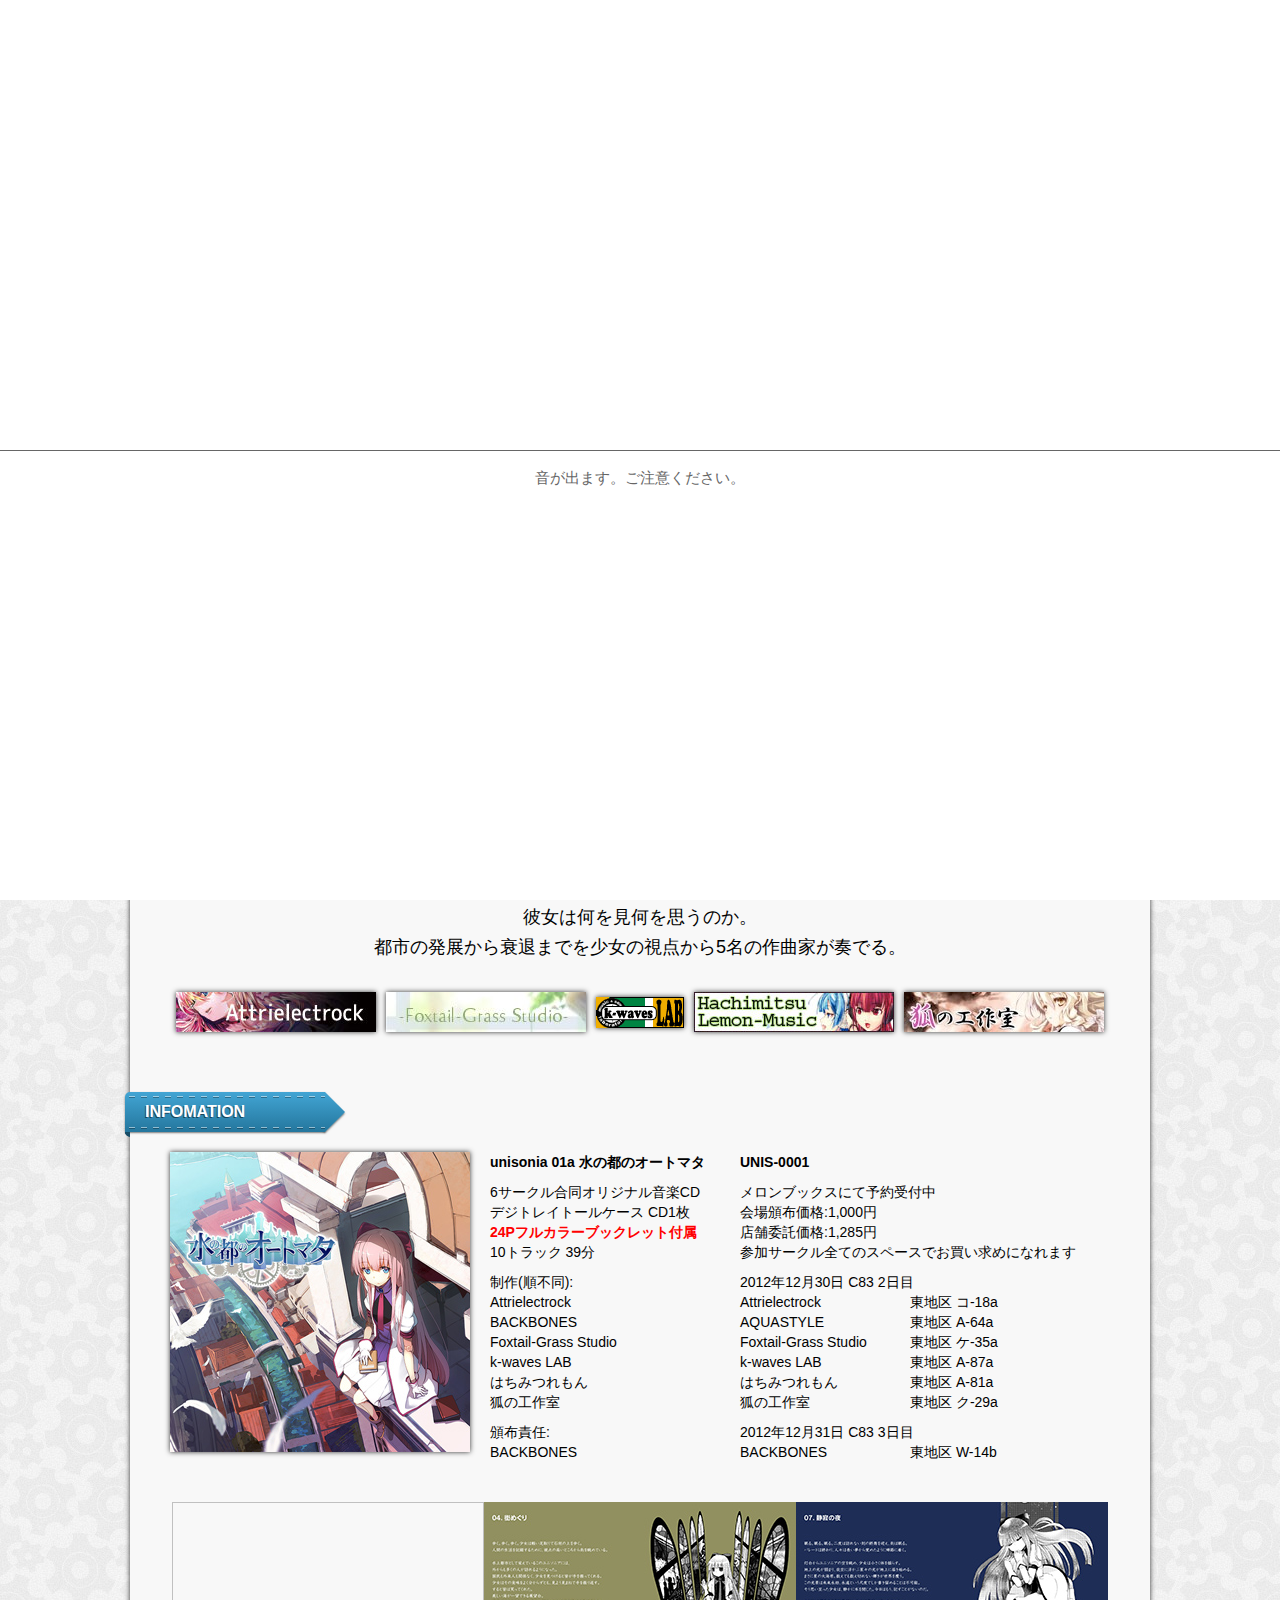
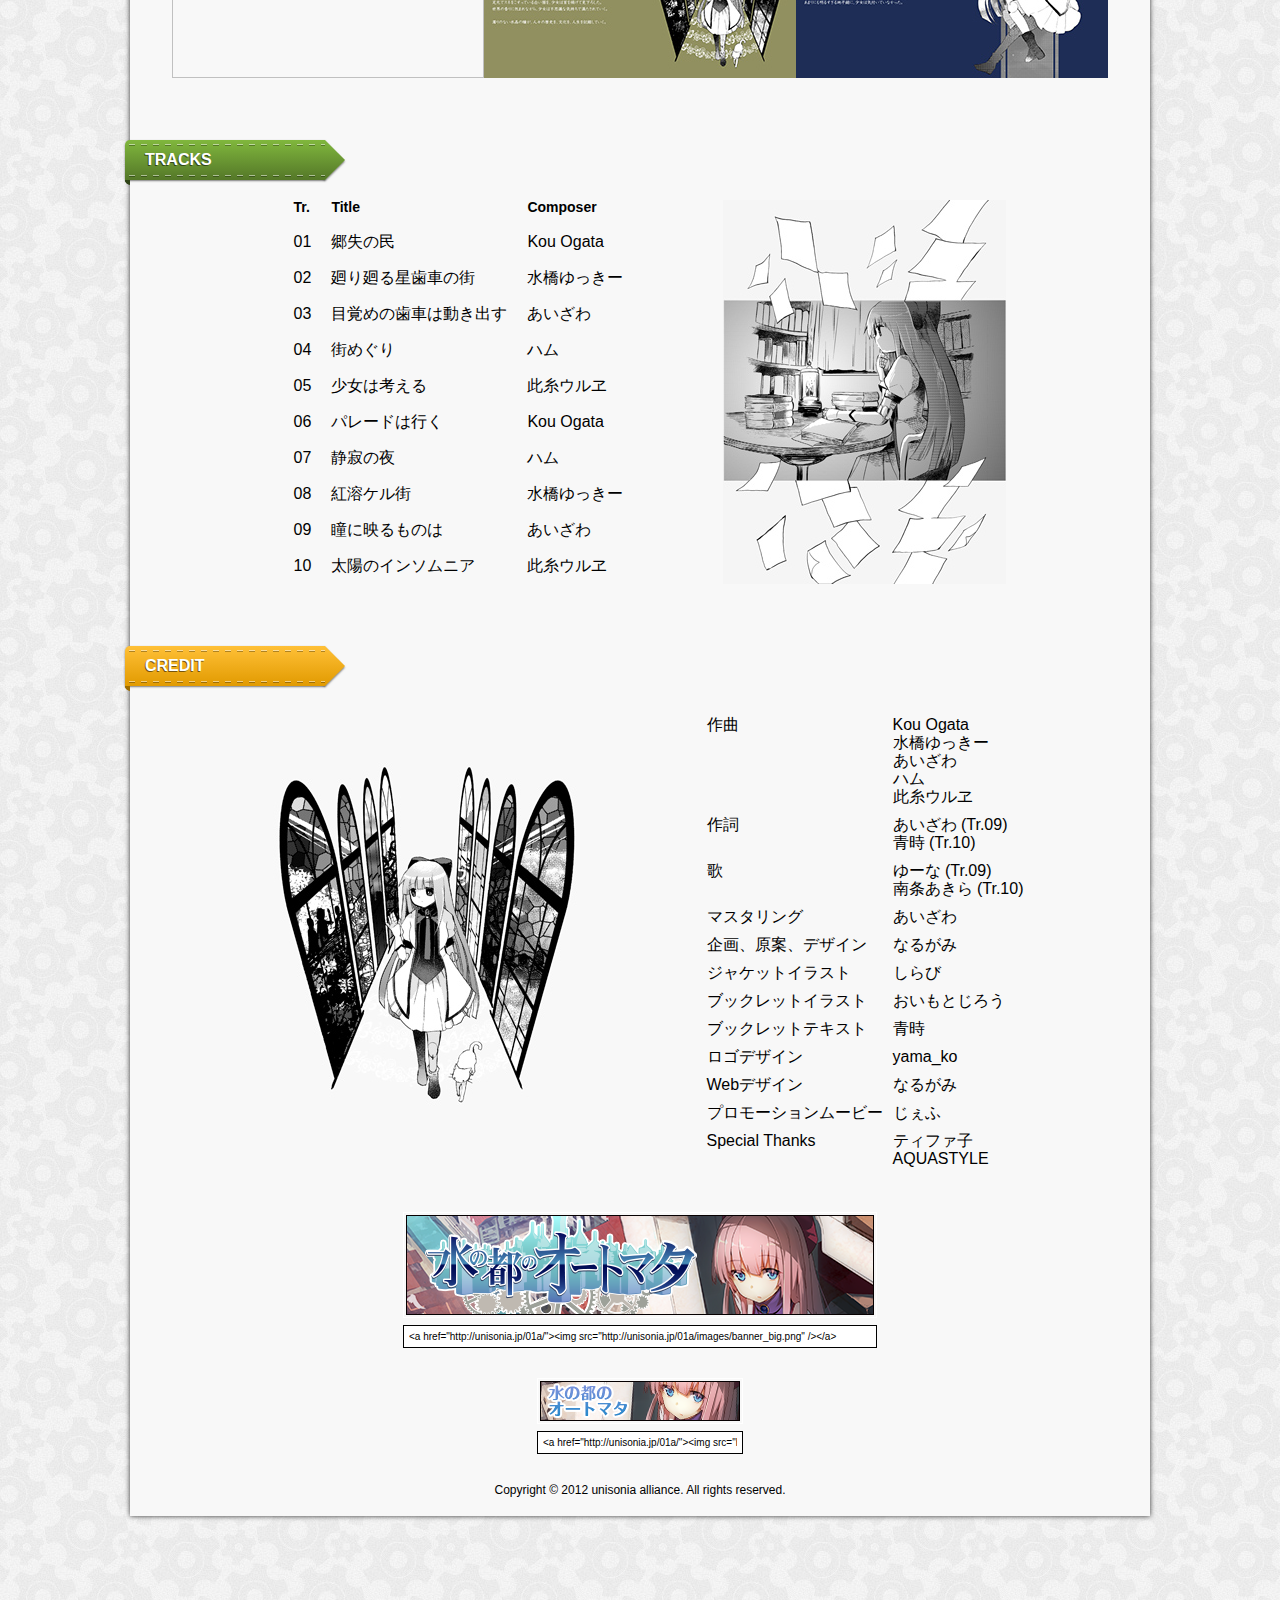
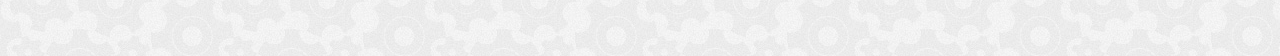
<file: 01a_old/index.html>
<!DOCTYPE html><!--[if lte IE 8]><html class="ie ie8" dir="ltr" itemscope itemtype="http://schema.org/Product" lang="ja" xmlns="http://www.w3.org/1999/xhtml" xmlns:fb="http://ogp.me/ns/fb#" xmlns:og="http://ogp.me/ns#"><![endif]--><!--[if IE 9]><html class="ie" dir="ltr" itemscope itemtype="http://schema.org/Product" lang="ja" xmlns="http://www.w3.org/1999/xhtml" xmlns:fb="http://ogp.me/ns/fb#" xmlns:og="http://ogp.me/ns#"><![endif]--><!--[if (gt IE 9)|!(IE)]<!--><html dir="ltr" itemscope itemtype="http://schema.org/Product" lang="ja" xmlns="http://www.w3.org/1999/xhtml" xmlns:fb="http://ogp.me/ns/fb#" xmlns:og="http://ogp.me/ns#"><!--<![endif]--><head><meta content="IE=edge, chrome=1" http-equiv="X-UA-Compatible" /><meta charset="UTF-8" /><!--[if lt IE 9]><script src="http://ie7-js.googlecode.com/svn/version/2.1(beta4)/IE9.js"><script src="http://html5shim.googlecode.com/svn/trunk/html5.js"></script></script><![endif]--><meta content="unisonia, 水の都のオートマタ, オートマタ, C83, コミックマーケット, 冬コミ, 同人CD, 同人音楽" name="keywords" /><meta content="unisonia 01a 水の都のオートマタ 特設サイト" name="description" /><meta content="unisonia 01a 水の都のオートマタ" itemprop="name" /><meta content="unisonia 01a 水の都のオートマタ 特設サイト" itemprop="description"><meta content="http://unisonia.jp/01a/thumb.jpg" itemprop="image" /><meta content="ja_JP" property="og:locale" /><meta content="unisonia 01a 水の都のオートマタ" property="og:title" /><meta content="unisonia 01a 水の都のオートマタ 特設サイト" property="og:description" /><meta content="unisonia" property="og:site_name" /><meta content="http://unisonia.jp/01a/" property="og:url" /><meta content="http://unisonia.jp/01a/images/artwork.jpg" property="og:image" /><meta content="website" property="og:type" /></meta><meta content="" property="fb:admins" /><meta content="" property="fb:page_id" /><title>unisonia 01a 水の都のオートマタ</title><link href="http://unisonia.jp/favicon.ico" rel="icon" type="image/vnd.microsoft.icon" /><link href="http://unisonia.jp/01a/" rel="canonical" /><link href="styles/jquery.prelude.css" rel="stylesheet" /><link href="styles/main.css" rel="stylesheet" /><!--[if lt IE 9]><link href="styles/iealert.css" rel="stylesheet" /><![endif]--></head><body data-preload="images/noise.jpg"><div id="prelude-wrapper"><div id="prelude-text-layer"><p id="prelude-text">音が出ます。ご注意ください。</p></div><div id="prelude-slider"><span></span></div></div><div id="top-spacer"></div><div data-preload="images/title.jpg" id="container"><div id="header"><div class="wrap-ribbon left-corner strip wyellow"><span>近日リニューアル！</span></div><ul id="social"><li><a class="twitter-share-button" data-lang="en" data-text="C83新譜 unisonia 01a 水の都のオートマタ" data-url="http://unisonia.jp/01a/" href="http://twitter.com/share"></a></li><li><g:plusone href="http://unisonia.jp/01a/" size="medium"></g:plusone></li><li><fb:like href="http://unisonia.jp/01a/" layout="button_count" send="false" show_faces="true" width="100"></fb:like></li></ul><div id="menu"><a href="#about"><div class="banner-ribbon fold-straight stitch bred"><span>ABOUT</span></div></a><a href="#infomation"><div class="banner-ribbon fold-straight stitch bblue"><span>INFOMATION</span></div></a><a href="#tracks"><div class="banner-ribbon fold-straight stitch bgreen"><span>TRACKS</span></div></a><a href="#credit"><div class="banner-ribbon fold-straight stitch byellow"><span>CREDIT</span></div></a><a href="http://shop.melonbooks.co.jp/shop/sp_213001012541_backbones_unisonia"><div id="buy"><small>メロンブックスにて予約受付開始！</small>予約する</div></a></div></div><div id="content"><div id="about"><div class="group edge"><div class="wrap-ribbon left-edge point stitch wred"><span>ABOUT</span></div></div><div class="body"><div id="description">サークルの垣根を越えて活動する新生レーベル"unisonia" 第1弾作品。<br /> 水上に浮かぶ都市国家と歴史を記録し続けるオートマタの少女。<br />彼女は何を見何を思うのか。<br />都市の発展から衰退までを少女の視点から5名の作曲家が奏でる。</div><a href="http://triangler.net"><img src="images/attri.jpg" /></a><a href="http://f-g-s.net"><img src="images/fgs.jpg" /></a><a href="http://kou-ogata.net"><img src="images/k_wavesLAB.gif" /></a><a href="http://8lemo.lala.cc"><img src="images/homo.jpg" /></a><a href="http://yuki-factory.main.jp"><img src="images/kitsune.jpg" /></a></div></div><div id="infomation"><div class="group edge"><div class="wrap-ribbon left-edge point stitch wblue"><span>INFOMATION</span></div></div><div class="body"><div id="infocolumn"><div id="jacket-column"><a class="fancybox" href="images/artwork.jpg"><img id="jacket" src="images/artwork_thumb.jpg" /></a></div><div id="left-column"><h1>unisonia 01a 水の都のオートマタ</h1><ul class="separate"><li>6サークル合同オリジナル音楽CD</li><li>デジトレイトールケース CD1枚</li><li class="bold">24Pフルカラーブックレット付属</li><li>10トラック 39分</li><li class="separate">制作(順不同):<br /><a href="http://triangler.net">Attrielectrock</a><br /><a href="http://backbones.jp">BACKBONES</a><br /><a href="http://f-g-s.net">Foxtail-Grass Studio</a><br /><a href="http://kou-ogata.net">k-waves LAB</a><br /><a href="http://8lemo.lala.cc">はちみつれもん</a><br /><a href="http://yuki-factory.main.jp">狐の工作室</a></li><li class="separate">頒布責任:<br /><a href="http://backbones.jp">BACKBONES</a></li></ul></div><div id="right-column"><h1>UNIS-0001</h1><ul class="separate"><li><a href="http://shop.melonbooks.co.jp/shop/sp_213001012541_backbones_unisonia">メロンブックス</a>にて予約受付中</li><li>会場頒布価格:1,000円</li><li>店舗委託価格:1,285円</li><li>参加サークル全てのスペースでお買い求めになれます</li><li class="separate">2012年12月30日 C83 2日目<dl><dt><a href="http://triangler.net">Attrielectrock</a></dt><dd>東地区 コ-18a</dd><dt><a href="http://aquastyle.org">AQUASTYLE</a></dt><dd>東地区 A-64a</dd><dt><a href="http://f-g-s.net">Foxtail-Grass Studio</a></dt><dd>東地区 ケ-35a</dd><dt><a href="http://kou-ogata.net">k-waves LAB</a></dt><dd>東地区 A-87a</dd><dt><a href="http://8lemo.lala.cc">はちみつれもん</a></dt><dd>東地区 A-81a</dd><dt><a href="http://yuki-factory.main.jp">狐の工作室</a></dt><dd>東地区 ク-29a</dd></dl></li><li class="separate">2012年12月31日 C83 3日目<dl><dt><a href="http://backbones.jp">BACKBONES</a></dt><dd>東地区 W-14b</dd></dl></li></ul></div></div></div></div><div id="samples"><div class="body"><img id="nico" /><a class="fancybox" href="images/sample1.jpg"><img src="images/sample1_thumb.jpg" /></a><a class="fancybox" href="images/sample2.jpg"><img src="images/sample2_thumb.jpg" /></a></div></div><div id="tracks"><div class="group edge"><div class="wrap-ribbon left-edge point stitch wgreen"><span>TRACKS</span></div></div><div class="body"><table><tr><th>Tr.</th><th>Title</th><th>Composer</th></tr><tr><td>01</td><td>郷失の民</td><td>Kou Ogata</td></tr><tr><td>02</td><td>廻り廻る星歯車の街</td><td>水橋ゆっきー</td></tr><tr><td>03</td><td>目覚めの歯車は動き出す</td><td>あいざわ</td></tr><tr><td>04</td><td>街めぐり</td><td>ハム</td></tr><tr><td>05</td><td>少女は考える</td><td>此糸ウルヱ</td></tr><tr><td>06</td><td>パレードは行く</td><td>Kou Ogata</td></tr><tr><td>07</td><td>静寂の夜</td><td>ハム</td></tr><tr><td>08</td><td>紅溶ケル街</td><td>水橋ゆっきー</td></tr><tr><td>09</td><td>瞳に映るものは</td><td>あいざわ</td></tr><tr><td>10</td><td>太陽のインソムニア</td><td>此糸ウルヱ</td></tr></table><img src="images/tracks.jpg" /></div></div><div id="credit"><div class="group edge"><div class="wrap-ribbon left-edge point stitch wyellow"><span>CREDIT</span></div></div><div class="body"><img src="images/credit.jpg" /><table><tr><td>作曲</td><td><a href="http://kou-ogata.net">Kou Ogata</a><br /><a href="http://yuki-factory.main.jp">水橋ゆっきー</a><br /><a href="http://8lemo.lala.cc">あいざわ</a><br /><a href="http://f-g-s.net">ハム</a><br /><a href="http://triangler.net">此糸ウルヱ</a></td></tr><tr><td>作詞</td><td><a href="http://8lemo.lala.cc">あいざわ</a> (Tr.09)<br /><a href="http://phlox.sakura.ne.jp/kageboushi/">青時</a> (Tr.10)</td></tr><tr><td>歌</td><td><a href="http://montea.blog83.fc2.com">ゆーな</a> (Tr.09)<br /><a href="http://akiran.blog.shinobi.jp">南条あきら</a> (Tr.10)</td></tr><tr><td>マスタリング</td><td><a href="http://8lemo.lala.cc">あいざわ</a></td></tr><tr><td class="separate">企画、原案、デザイン</td><td><a href="http://backbones.jp">なるがみ</a></td></tr><tr><td>ジャケットイラスト</td><td><a href="http://shirabi213.blog111.fc2.com">しらび</a></td></tr><tr><td>ブックレットイラスト</td><td><a href="http://oimoto.mimoza.jp">おいもとじろう</a></td></tr><tr><td>ブックレットテキスト</td><td><a href="http://phlox.sakura.ne.jp/kageboushi/">青時</a></td></tr><tr><td>ロゴデザイン</td><td><a href="http://www.yama-ko.net">yama_ko</a></td></tr><tr><td>Webデザイン</td><td><a href="http://backbones.jp">なるがみ</a></td></tr><tr><td>プロモーションムービー</td><td><a href="http://www.anipix.info">じぇふ</a></td></tr><tr><td>Special Thanks</td><td><a href="http://www.tiffaco.net">ティファ子</a><br><a href="http://aquastyle.org">AQUASTYLE</a></br></td></tr></table></div></div><div id="banner"><div class="body"><ul><li id="large"><a href="images/banner_big.png"><img src="images/banner_big.png" /></a><br /><input type="text" value="<a href=&quot;http://unisonia.jp/01a/&quot;><img src=&quot;http://unisonia.jp/01a/images/banner_big.png&quot; /></a>" /></li><li id="small"><a href="images/banner_small.png"><img src="images/banner_small.png" /></a><br /><input type="text" value="<a href=&quot;http://unisonia.jp/01a/&quot;><img src=&quot;http://unisonia.jp/01a/images/banner_small.png&quot; /></a>" /></li></ul><footer>Copyright &copy; 2012 unisonia alliance. All rights reserved.</footer></div></div></div></div><div id="bottom-spacer"></div><div id="demo"></div><script type="text/javascript">var _gaq = _gaq || [];
var pluginUrl = 'http://www.google-analytics.com/plugins/ga/inpage_linkid.js';
_gaq.push(['_require', 'inpage_linkid', pluginUrl]);
_gaq.push(['_setAccount', 'UA-36989724-1']);
_gaq.push(['_setDomainName', 'unisonia.jp']);
_gaq.push(['_setAllowLinker', true]);
_gaq.push(['_trackPageview']);

(function() {
  var ga = document.createElement('script'); ga.type = 'text/javascript'; ga.async = true;
  ga.src = 'http://www.google-analytics.com/ga.js';
  var s = document.getElementsByTagName('script')[0]; s.parentNode.insertBefore(ga, s);
})();</script><script src="http://ajax.googleapis.com/ajax/libs/jquery/1.8.3/jquery.min.js"></script><script src="scripts/underscore-min.js"></script><!--[if lt IE 9]><script src="scripts/iealert.min.js"></script><![endif]--><script src="scripts/jquery.prelude-1.6.js"></script><script src="scripts/jquery.swfobject.1-1-1.min.js"></script><script src="scripts/jquery.smoothScroll.min.js"></script><script src="scripts/jquery.fancybox.min.js"></script><script src="scripts/main.js"></script></body></html>
</file>
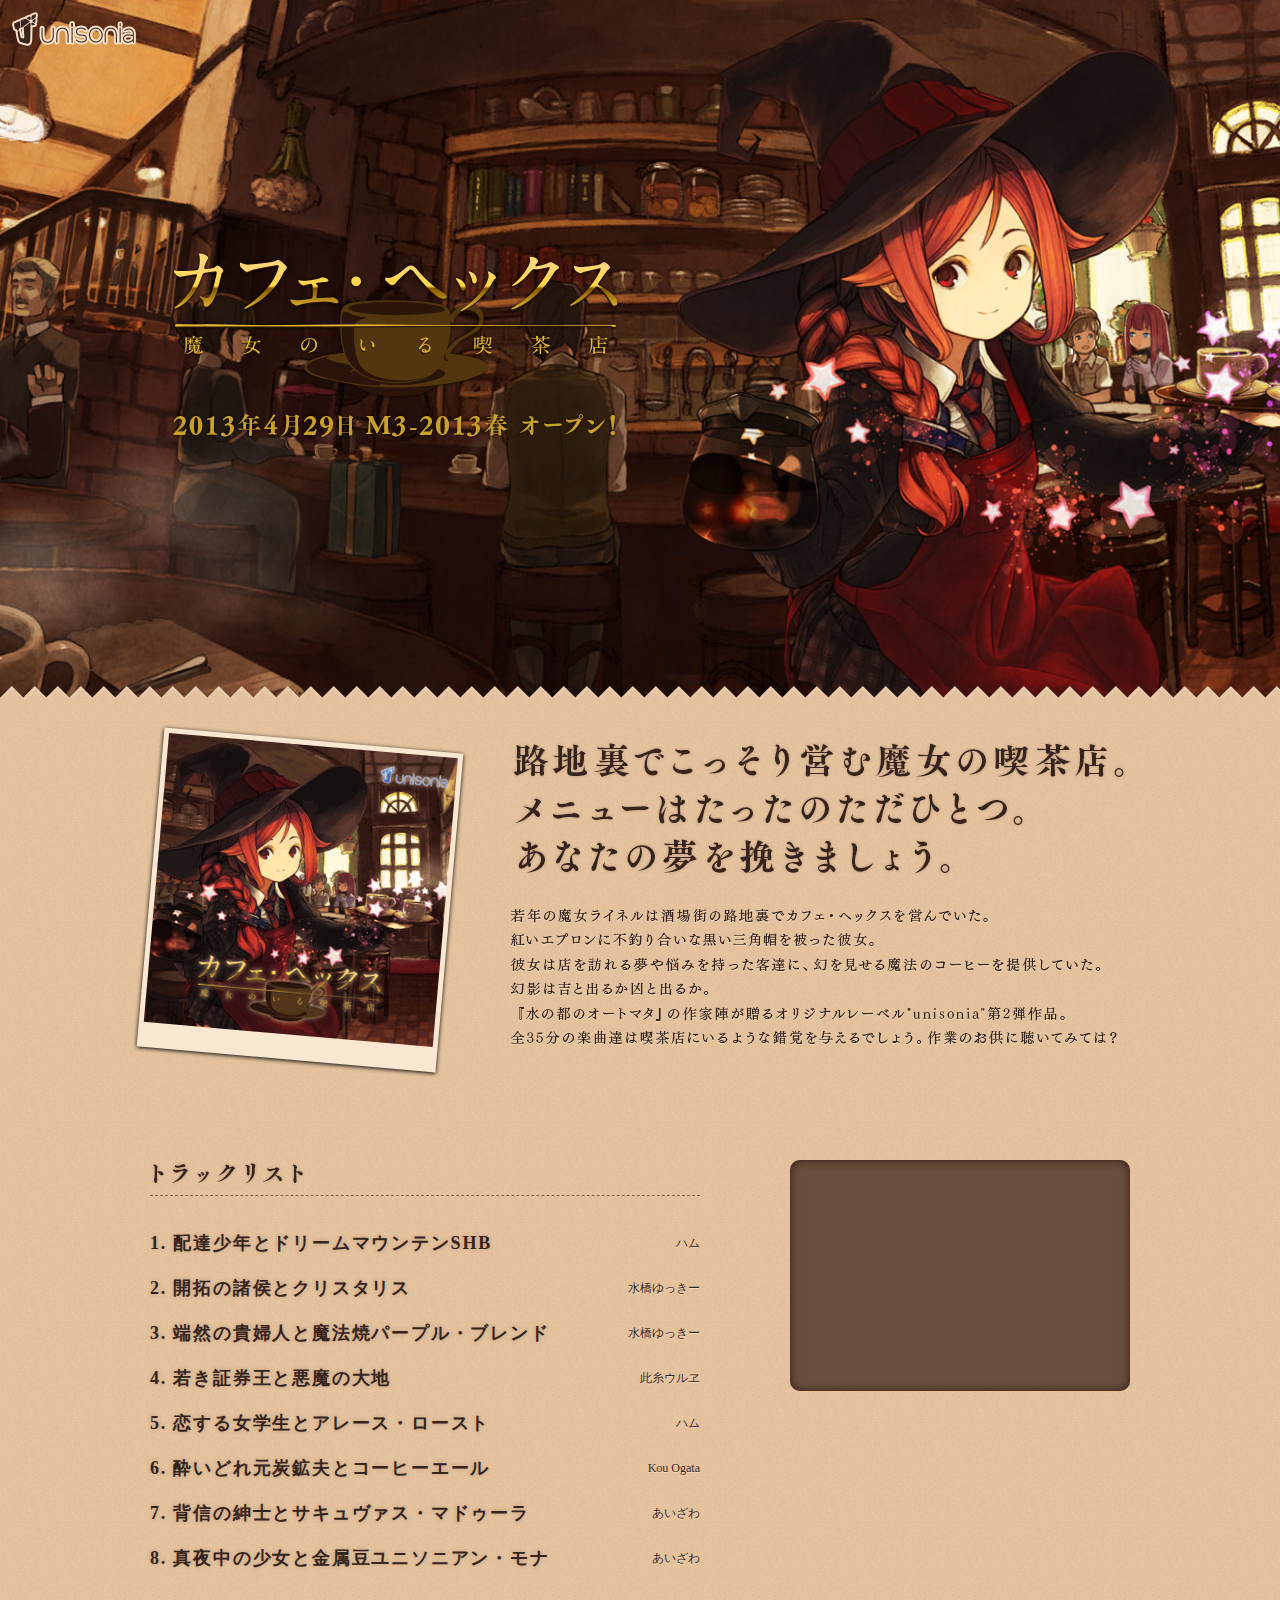
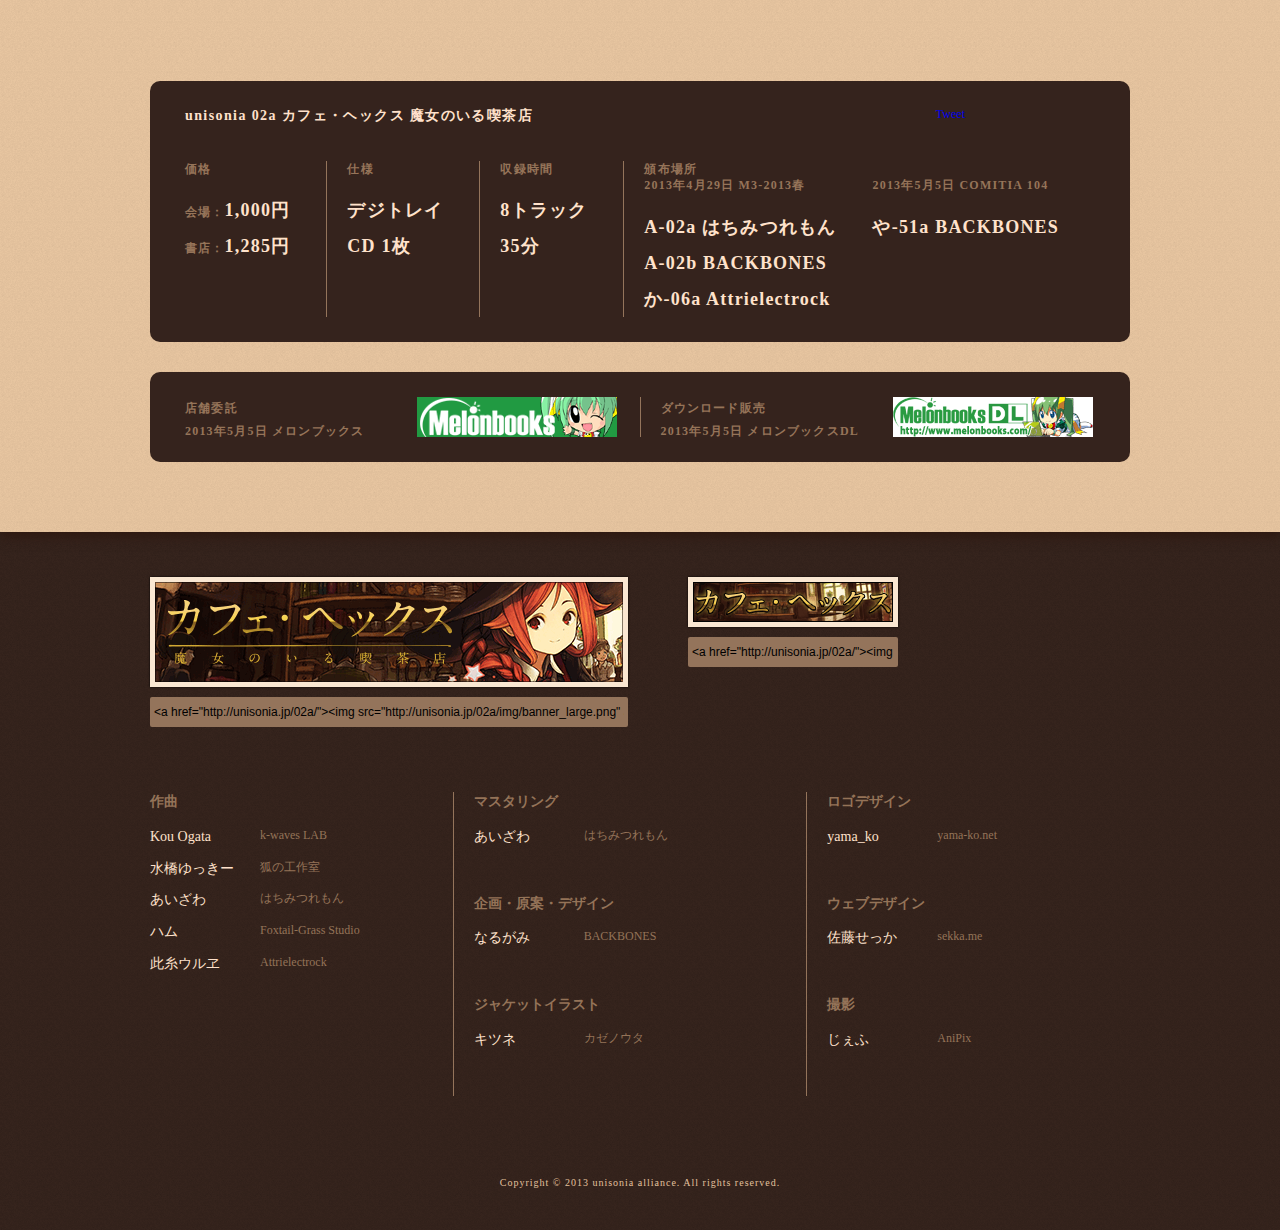
<file: 02a/index.html>
<!DOCTYPE html>
<html dir="ltr" itemscope itemtype="http://schema.org/Product" lang="ja" xmlns="http://www.w3.org/1999/xhtml" xmlns:fb="http://ogp.me/ns/fb#" xmlns:og="http://ogp.me/ns#">
<head>
	<meta content="IE=edge, chrome=1" http-equiv="X-UA-Compatible" />
	<meta charset="UTF-8">
	<meta name="viewport" content="width=1100px">
	<meta content="unisonia, カフェ・ヘックス, 魔女のいる喫茶店, M3-2013春, 同人CD, 同人音楽" name="keywords" />
	<meta content="unisonia 02a カフェ・ヘックス 魔女のいる喫茶店 特設サイト" name="description" />
	<meta content="unisonia 02a カフェ・ヘックス 魔女のいる喫茶店" itemprop="name" />
	<meta content="unisonia 02a カフェ・ヘックス 魔女のいる喫茶店 特設サイト" itemprop="description">
	<meta content="http://unisonia.jp/02a/img/artwork_large.png" itemprop="image" />
	<meta content="ja_JP" property="og:locale" />
	<meta content="unisonia 02a カフェ・ヘックス 魔女のいる喫茶店" property="og:title" />
	<meta content="unisonia 02a カフェ・ヘックス 魔女のいる喫茶店 特設サイト" property="og:description" />
	<meta content="unisonia" property="og:site_name" />
	<meta content="http://unisonia.jp/02a/" property="og:url" />
	<meta content="http://unisonia.jp/02a/img/artwork_large.png" property="og:image" />
	<meta content="website" property="og:type" />
	<title>unisonia 02a カフェ・ヘックス 魔女のいる喫茶店</title>
	<link href="http://unisonia.jp/favicon.ico" rel="icon" type="image/vnd.microsoft.icon" />
	<link href="http://unisonia.jp/02a/" rel="canonical" />

	<link rel="stylesheet" href="css/index.css" />
	<link rel="stylesheet" href="js/libs/iealert/style.css" />
	<link rel="stylesheet" href="js/libs/fancybox/jquery.fancybox.css" />
	<script src="js/libs/jquery.js"></script>
	<script src="js/libs/iealert.min.js"></script>
	<script>
		$(document).ready(function() {
			$("body").iealert();
		});
	</script>
	<script src="js/libs/fancybox/jquery.fancybox.js"></script>
	<script>
		$(document).ready(function() {
			$('.fancybox').fancybox();
		});
	</script>
</head>
<body>
	<header id="globalheader">
		<h1 id="unisonia"><a href="http://unisonia.jp/"><img src="img/unisonia.png" alt="unisonia" width="128" height="38" /></a></h1>
		<div id="globalheaderWrap">
			<h1><img src="img/h1_logo.png" alt="カフェ・ヘックス" width="452" height="150" /></h1>
			<p><img src="img/header_p.png" alt="2013年4月29日 M3-2013春 オープン！" width="449" height="31" /></p>
		</div>
	</header>
	<div id="main">
		<div id="mainWrap">
			<div class="box cf">
				<section id="jacket">
					<p><a class="fancybox" href="img/artwork_large.png"><img src="img/artwork_small.png" alt="ジャケット画像" width="290" height="290" /></a></p>
				</section>
				<section id="intro">
					<h1><img src="img/intro_h1.png" alt="路地裏でこっそり営む魔女の喫茶店。メニューはたったのただひとつ。あなたの夢を挽きましょう。" width="618" height="138" /></h1>
					<p><img src="img/intro_p.png" alt="若年の魔女ライネルは酒場街の路地裏でカフェ・ヘックスを営んでいた。紅いエプロンに不釣り合いな黒い三角帽を被った彼女。彼女は店を訪れる夢や悩みを持った客達に、幻を見せる魔法のコーヒーを提供していた。幻影は吉と出るか凶と出るか。『水の都のオートマタ』の作家陣が贈るオリジナルレーベルunisonia第2弾作品。全35分の楽曲達は喫茶店にいるような錯覚を与えるでしょう。作業のお供に聴いてみては？" width="607" height="138" /></p>
				</section>
			</div>
			<div class="box cf">
				<section id="tracklist">
					<h1><img src="img/tracklist_h1.png" alt="トラックリスト" width="157" height="28" /></h1>
					<dl class="cf">
						<dt>配達少年とドリームマウンテンSHB</dt>
						<dd>ハム</dd>
						<dt>開拓の諸侯とクリスタリス</dt>
						<dd>水橋ゆっきー</dd>
						<dt>端然の貴婦人と魔法焼パープル・ブレンド</dt>
						<dd>水橋ゆっきー</dd>
						<dt>若き証券王と悪魔の大地</dt>
						<dd>此糸ウルヱ</dd>
						<dt>恋する女学生とアレース・ロースト</dt>
						<dd>ハム</dd>
						<dt>酔いどれ元炭鉱夫とコーヒーエール</dt>
						<dd>Kou Ogata</dd>
						<dt>背信の紳士とサキュヴァス・マドゥーラ</dt>
						<dd>あいざわ</dd>
						<dt>真夜中の少女と金属豆ユニソニアン・モナ</dt>
						<dd>あいざわ</dd>
					</dl>
				</section>
				<section id="sample">
					<ul>
						<li><script type="text/javascript" src="http://ext.nicovideo.jp/thumb_watch/sm20606671?w=300&h=187"></script><noscript><a href="http://www.nicovideo.jp/watch/sm20606671">【ニコニコ動画】「酔いどれ元炭鉱夫とコーヒーエール」アイリッシュ楽器で弾いてみた</a></noscript></li>
						<li><iframe width="300px" height="166" scrolling="no" frameborder="no" src="https://w.soundcloud.com/player/?url=http%3A%2F%2Fapi.soundcloud.com%2Ftracks%2F86992672"></iframe></li>
					</ul>
				</section>
			</div>
			<section id="information">
				<h1>unisonia 02a カフェ・ヘックス 魔女のいる喫茶店</h1>
				<ul id="informationList">
					<li>
						<h2>価格</h2>
						<p><span class="informationText">会場：</span>1,000円<br />
						<span class="informationText">書店：</span>1,285円</p>
					</li>
					<li>
						<h2>仕様</h2>
						<p>デジトレイ<br />
						CD 1枚</p>
					</li>
					<li>
						<h2>収録時間</h2>
						<p>8トラック<br />	
						35分</p>
					</li>
					<li>
						<h2>頒布場所<br />
						2013年4月29日 <a href="http://www.m3net.jp/">M3-2013春</a></h2>
						<p>A-02a <a href="http://8lemo.lala.cc/">はちみつれもん</a><br />
						A-02b <a href="http://backbones.jp">BACKBONES</a><br />
						か-06a <a href="http://triangler.net">Attrielectrock</a><br /></p>
					</li>
					<li>
						<h2><br />
						2013年5月5日 <a href="http://www.comitia.co.jp/">COMITIA 104</a></h2>
						<p>や-51a <a href="http://triangler.net/">BACKBONES</a></p>
					</li>
				</ul>
				<ul id="share">
					<li><a href="http://twitter.com/share" class="twitter-share-button" data-url="http://unisonia.jp/02a/" data-text="unisonia 02a カフェ・ヘックス 魔女のいる喫茶店" data-lang="en" data-hashtags="unisonia">Tweet</a><script type="text/javascript" src="http://platform.twitter.com/widgets.js"></script></li>
					<li><iframe src="http://www.facebook.com/plugins/like.php?href=http%3A%2F%2Funisonia.jp/02a/%2F&layout=button_count&show_faces=false&width=450&action=like&colorscheme=light" allowtransparency="true" style="border: medium none ; overflow: hidden; width: 130px; height:20px;" frameborder="0" scrolling="no"></iframe></li>
					<li><g:plusone size="medium"></g:plusone></li>
				</ul>
			</section>
			<section id="shop">
				<h2>店舗委託<br />
				2013年5月5日 メロンブックス</h2>
				<p><a href="http://shop.melonbooks.co.jp/shop/sp_213001013179_backbones_cafe.php?LIVRET=off"><img src="img/banner_mb.gif" alt="メロンブックス" width="200" height="40" /></a></p>
				<h2>ダウンロード販売<br />
				2013年5月5日 メロンブックスDL</h2>
				<p><a href="http://www.melonbooks.com/index.php?main_page=maker_affiliate_go&affiliate_id=AF0000022556"><img src="img/banner_mbdl.gif" alt="メロンブックスDL" width="200" height="40" /></a></p>
			</section>
		</div>
	</div>
	<footer id="globalfooter">
		<section id="banner">
			<ul class="cf">
				<li>
					<p class="bannerImg"><a href="img/banner_large.png"><img src="img/banner_large.png" alt="バナー" width="468" height="100" /></a></p>
					<p class="bannerURL"><input type="text" value="<a href=&quot;http://unisonia.jp/02a/&quot;><img src=&quot;http://unisonia.jp/02a/img/banner_large.png&quot; alt=&quot;unisonia 02a カフェ・ヘックス 魔女のいる喫茶店&quot; width=&quot;468&quot; height=&quot;100&quot; /></a>" /></p>
				</li>
				<li>
					<p class="bannerImg"><a href="img/banner_small.png"><img src="img/banner_small.png" alt="バナー" width="200" height="40"></a></p>
					<p class="bannerURL"><input type="text" value="<a href=&quot;http://unisonia.jp/02a/&quot;><img src=&quot;http://unisonia.jp/02a/img/banner_small.png&quot; alt=&quot;unisonia 02a カフェ・ヘックス 魔女のいる喫茶店&quot; width=&quot;200&quot; height=&quot;40&quot; /></a>" /></p>
				</li>
			</ul>
		</section>
		<section id="staff">
			<div id="staffWrap">
				<div class="staffBox">
					<h2>作曲</h2>
					<dl class="cf">
						<dt>Kou Ogata</dt>
						<dd><a href="http://kou-ogata.net/">k-waves LAB</a></dd>
						<dt>水橋ゆっきー</dt>
						<dd><a href="http://yuki-factory.main.jp/main/">狐の工作室</a></dd>
						<dt>あいざわ</dt>
						<dd><a href="http://8lemo.lala.cc">はちみつれもん</a></dd>
						<dt>ハム</dt>
						<dd><a href="http://f-g-s.net/">Foxtail-Grass Studio</a></dd>
						<dt>此糸ウルヱ</dt>
						<dd><a href="http://triangler.net/">Attrielectrock</a></dd>
					</dl>
				</div>
				<div class="staffBox">
					<h2>マスタリング</h2>
					<dl class="cf">
						<dt>あいざわ</dt>
						<dd><a href="http://8lemo.lala.cc/">はちみつれもん</a></dd>
					</dl>
					<h2>企画・原案・デザイン</h2>
					<dl class="cf">
						<dt>なるがみ</dt>
						<dd><a href="http://backbones.jp/">BACKBONES</a></dd>
					</dl>
					<h2>ジャケットイラスト</h2>
					<dl class="cf">
						<dt>キツネ</dt>
						<dd><a href="http://ngi.okitsune.com/">カゼノウタ</a></dd>
					</dl>
				</div>
				<div class="staffBox">
					<h2>ロゴデザイン</h2>
					<dl class="cf">
						<dt>yama_ko</dt>
						<dd><a href="http://www.yama-ko.net/">yama-ko.net</a></dd>
					</dl>
					<h2>ウェブデザイン</h2>
					<dl class="cf">
						<dt>佐藤せっか</dt>
						<dd><a href="http://sekka.me/">sekka.me</a></dd>
					</dl>
					<h2>撮影</h2>
					<dl class="cf">
						<dt>じぇふ</dt>
						<dd><a href="http://www.anipix.info/">AniPix</a></dd>
					</dl>
				</div>
			</div>
		</section>
		<section id="footer">
			<p><small>Copyright &copy; 2013 unisonia alliance. All rights reserved.</small></p>
		</section>
	</footer>
	<script>!function(d,s,id){var js,fjs=d.getElementsByTagName(s)[0];if(!d.getElementById(id)){js=d.createElement(s);js.id=id;js.src="//platform.twitter.com/widgets.js";fjs.parentNode.insertBefore(js,fjs);}}(document,"script","twitter-wjs");</script>
	<div id="fb-root"></div>
	<script>(function(d, s, id) {
  var js, fjs = d.getElementsByTagName(s)[0];
  if (d.getElementById(id)) return;
  js = d.createElement(s); js.id = id;
  js.src = "//connect.facebook.net/ja_JP/all.js#xfbml=1";
  fjs.parentNode.insertBefore(js, fjs);
}(document, 'script', 'facebook-jssdk'));</script>
<script type="text/javascript">

  var _gaq = _gaq || [];
  _gaq.push(['_setAccount', 'UA-36989724-1']);
  _gaq.push(['_setDomainName', 'unisonia.jp']);
  _gaq.push(['_setAllowLinker', true]);
  _gaq.push(['_trackPageview']);

  (function() {
    var ga = document.createElement('script'); ga.type = 'text/javascript'; ga.async = true;
    ga.src = ('https:' == document.location.protocol ? 'https://ssl' : 'http://www') + '.google-analytics.com/ga.js';
    var s = document.getElementsByTagName('script')[0]; s.parentNode.insertBefore(ga, s);
  })();

</script>
</body>
</html>
</file>
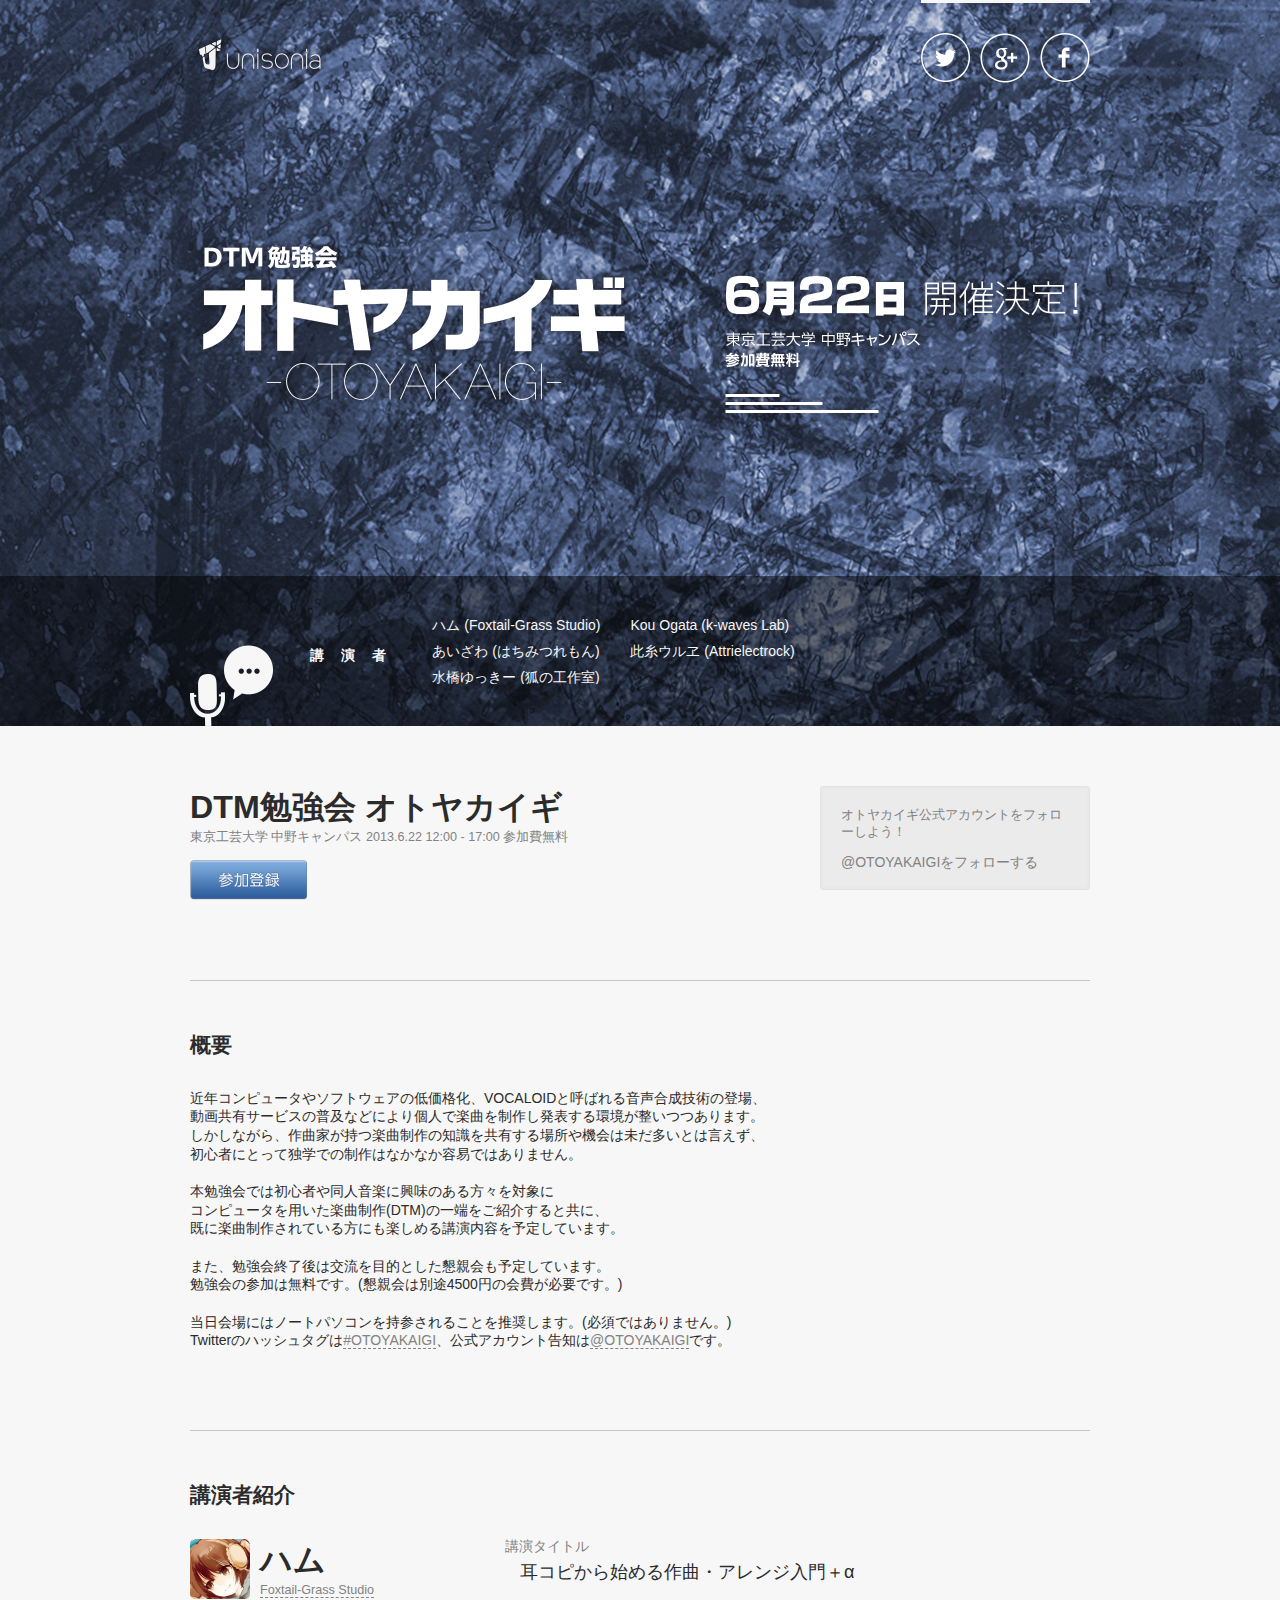
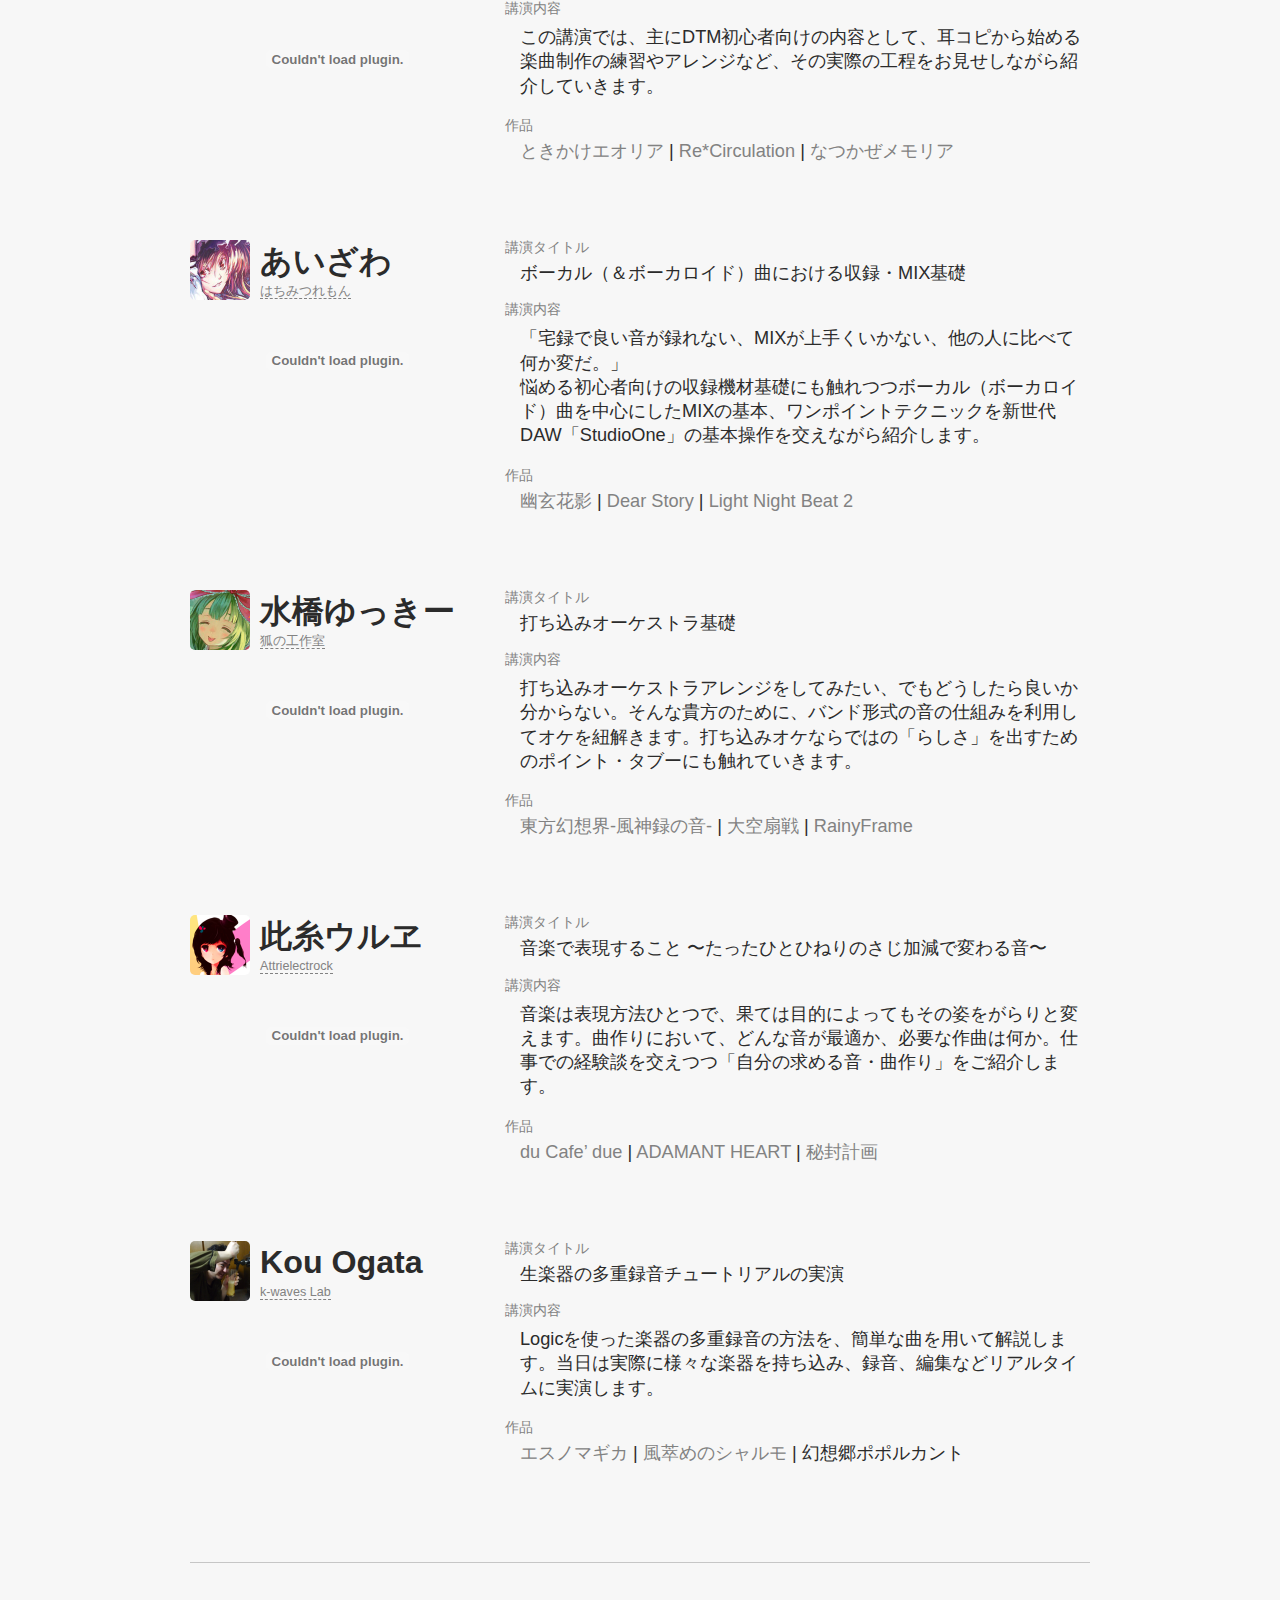
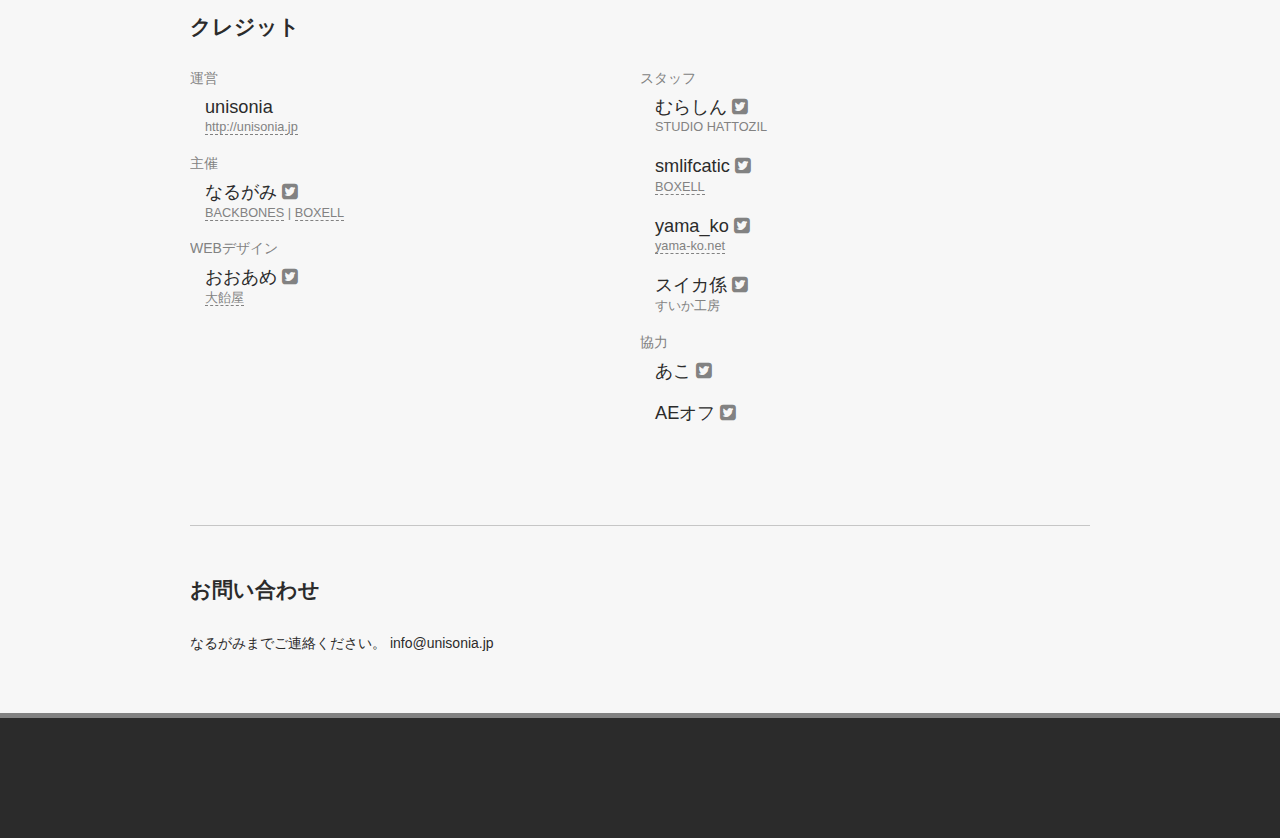
<file: otoyakaigi/index.html>
<!DOCTYPE html><html><head><meta charset="utf-8" /><meta content="IE=edge, chrome=1" http-equiv="X-UA-Compatible" /><meta content="width=device-width" name="viewport" /><meta content="DTM勉強会 オトヤカイギの公式サイト" name="description" /><meta content="DTM, 勉強会, オトヤカイギ" name="keywords" /><meta content="DTM勉強会 オトヤカイギ" property="og:title" /><meta content="website" property="og:type" /><meta content="http://unisonia.jp/otoyakaigi/images/otoyakaigi_logo.png" property="og:image" /><meta content="http://unisonia.jp/otoyakaigi/" property="og:url" /><meta content="DTM勉強会 オトヤカイギの公式サイト" property="og:description" /><meta content="DTM勉強会 オトヤカイギ" property="og:site_name" /><link href="http://unisonia.jp/otoyakaigi/" rel="canonical" /><link href="http://unisonia.jp/favicon.ico" rel="shortcut icon" /><!--[if (gte IE 6)&(lte IE 8)]><script src="javascripts/vendor/selectivizr.js" type="text/javascript"></script><![endif]--><!--[if lte IE 9]><script src="javascripts/vendor/html5shiv.js" type="text/javascript"></script><script src="javascripts/vendor/IE9.js" type="text/javascript"></script><![endif]--><link href="stylesheets/style.css" media="all" rel="stylesheet" /><!--[if IE 7]><link href="stylesheets/vendor/font-awesome-ie7.min.css" rel="stylesheet" /><![endif]--><title>DTM勉強会 オトヤカイギ</title></head><body><section class="pane" id="pane-header"><div class="pane-layout"><div class="header-logo-layout"><a class="unisonia_logo" href="http://unisonia.jp/"><span class="hidden">Unisonia</span></a></div><div class="header-share"><ul class="horizontal"><li><a class="twitter_icon" href="http://twitter.com/share?hashtags=OTOYAKAIGI&amp;url=http://unisonia.jp/otoyakaigi/&amp;text=DTM勉強会 オトヤカイギ"><span class="hidden">Twitter</span></a></li><li><a class="googleplus_icon" href="https://plus.google.com/share?url=http://unisonia.jp/otoyakaigi/" onclick="javascript:window.open(this.href, '', 'menubar=no,toolbar=no,resizable=yes,scrollbars=yes,height=600,width=600');return false;"><span class="hidden">Google+</span></a></li><li><a class="facebook_icon" href="http://www.facebook.com/share.php?u=http://unisonia.jp/otoyakaigi/"><span class="hidden">Facebook</span></a></li></ul></div></div></section><section class="pane" id="pane-top"><div class="pane-layout"><div class="otoyakaigi_logo"></div><div class="h_1"></div></div></section><section class="pane" id="pane-infobar"><div class="pane-layout"><div class="infobox"><h3 class="left">講演者</h3><ul class="left"><li>ハム (<a class="link-reverse" href="http://f-g-s.net">Foxtail-Grass Studio</a>)</li><li>あいざわ (<a class="link-reverse" href="http://8lemo.lala.cc">はちみつれもん</a>)</li><li>水橋ゆっきー (<a class="link-reverse" href="http://yuki-factory.main.jp">狐の工作室</a>) </li></ul><ul class="left"><li>Kou Ogata (<a class="link-reverse" href="http://kou-ogata.net">k-waves Lab</a>)</li><li>此糸ウルヱ (<a class="link-reverse" href="http://triangler.net">Attrielectrock</a>)</li></ul></div></div></section><section class="pane" id="pane-main"><div class="pane-layout"><div class="group-large split split-r"><div class="split-left"><h1>DTM勉強会 オトヤカイギ</h1><p class="notice">東京工芸大学 中野キャンパス 2013.6.22 12:00 - 17:00 参加費無料</p><br /><a class="join_button" href="http://atnd.org/events/40015"></a></div><div class="split-right"><div class="group well"><p class="notice">オトヤカイギ公式アカウントをフォローしよう！</p><br /><a class="twitter-follow-button" data-lang="ja" data-show-count="false" data-size="small" href="https://twitter.com/OTOYAKAIGI">@OTOYAKAIGIをフォローする</a><script type="text/javascript">!function(d,s,id){var js,fjs=d.getElementsByTagName(s)[0],p=/^http:/.test(d.location)?'http':'https';if(!d.getElementById(id)){js=d.createElement(s);js.id=id;js.src=p+'://platform.twitter.com/widgets.js';fjs.parentNode.insertBefore(js,fjs);}}(document, 'script', 'twitter-wjs');</script></div></div></div><hr /><div class="group"><h2>概要</h2><div class="group"><p>近年コンピュータやソフトウェアの低価格化、VOCALOIDと呼ばれる音声合成技術の登場、<br />動画共有サービスの普及などにより個人で楽曲を制作し発表する環境が整いつつあります。<br />しかしながら、作曲家が持つ楽曲制作の知識を共有する場所や機会は未だ多いとは言えず、<br />初心者にとって独学での制作はなかなか容易ではありません。<br /><br />本勉強会では初心者や同人音楽に興味のある方々を対象に<br />コンピュータを用いた楽曲制作(DTM)の一端をご紹介すると共に、<br />既に楽曲制作されている方にも楽しめる講演内容を予定しています。<br /><br />また、勉強会終了後は交流を目的とした懇親会も予定しています。<br />勉強会の参加は無料です。(懇親会は別途4500円の会費が必要です。)<br /><br />当日会場にはノートパソコンを持参されることを推奨します。(必須ではありません。)<br />Twitterのハッシュタグは<a class="link" href="https://twitter.com/search/realtime?q=%23OTOYAKAIGI&amp;src=typd">#OTOYAKAIGI</a>、公式アカウント告知は<a class="link" href="https://twitter.com/OTOYAKAIGI">@OTOYAKAIGI</a>です。</p></div></div><hr /><div class="group"><h2>講演者紹介</h2><div class="group split-l"><div class="split-left clearfix"><div><a class="link" href="http://twitter.com/hamu_lr"><div class="left icon icon_hamu_lr"></div></a><div class="left"><h1>ハム</h1><p class="notice"><a class="link" href="http://f-g-s.net">Foxtail-Grass Studio</a></p></div></div><div class="player"><object height="81" width="100%"><param name="movie" value="https://player.soundcloud.com/player.swf?url=http%3A%2F%2Fapi.soundcloud.com%2Ftracks%2F91256423&amp;color=ff6600&amp;auto_play=false&amp;show_artwork=false&amp;show_playcount=false&amp;show_comments=false" /><param name="allowscriptaccess" value="always" /><embed allowscriptaccess="always" height="81" src="https://player.soundcloud.com/player.swf?url=http%3A%2F%2Fapi.soundcloud.com%2Ftracks%2F91256423&amp;color=ff6600&amp;auto_play=false&amp;show_artwork=false&amp;show_playcount=false&amp;show_comments=false" type="application/x-shockwave-flash" width="100%"></embed></object></div></div><div class="split-right"><dl><dt>講演タイトル</dt><dd>耳コピから始める作曲・アレンジ入門＋α</dd><dt>講演内容</dt><dd><p>この講演では、主にDTM初心者向けの内容として、耳コピから始める楽曲制作の練習やアレンジなど、その実際の工程をお見せしながら紹介していきます。</p></dd><dt>作品</dt><dd><a href="http://f-g-s.net/fgst0010/">ときかけエオリア</a>  |  <a href="http://f-g-s.net/fgst0007/">Re*Circulation</a>  |  <a href="http://f-g-s.net/fgst0008/">なつかぜメモリア</a></dd></dl></div></div><div class="group split split-l"><div class="split-left clearfix"><div><a href="http://twitter.com/aizawa_8lemo"><div class="left icon icon_aizawa"></div></a><div class="left"><h1>あいざわ</h1><p class="notice"><a class="link" href="http://8lemo.lala.cc">はちみつれもん</a></p></div></div><div class="player"><object height="81" width="100%"><param name="movie" value="https://player.soundcloud.com/player.swf?url=http%3A%2F%2Fapi.soundcloud.com%2Ftracks%2F72187774&amp;color=ff6600&amp;auto_play=false&amp;show_artwork=false&amp;show_playcount=false&amp;show_comments=false" /><param name="allowscriptaccess" value="always" /><embed allowscriptaccess="always" height="81" src="https://player.soundcloud.com/player.swf?url=http%3A%2F%2Fapi.soundcloud.com%2Ftracks%2F72187774&amp;color=ff6600&amp;auto_play=false&amp;show_artwork=false&amp;show_playcount=false&amp;show_comments=false" type="application/x-shockwave-flash" width="100%"></embed></object></div></div><div class="split-right"><dl><dt>講演タイトル</dt><dd>ボーカル（＆ボーカロイド）曲における収録・MIX基礎</dd><dt>講演内容</dt><dd><p>「宅録で良い音が録れない、MIXが上手くいかない、他の人に比べて何か変だ。」<br />悩める初心者向けの収録機材基礎にも触れつつボーカル（ボーカロイド）曲を中心にしたMIXの基本、ワンポイントテクニックを新世代DAW「StudioOne」の基本操作を交えながら紹介します。</p></dd><dt>作品</dt><dd><a href="http://8lemo.com/products/yugen/">幽玄花影</a>  |  <a href="http://8lemo.com/products/ds/">Dear Story</a>  |  <a href="http://8lemo.com/products/lnb2/">Light Night Beat 2</a></dd></dl></div></div><div class="group split split-l"><div class="split-left clearfix"><div><a href="http://twitter.com/mizuhasi_yukkie"><div class="left icon icon_yukkie"></div></a><div class="left"><h1>水橋ゆっきー</h1><p class="notice"><a class="link" href="http://yuki-factory.main.jp">狐の工作室</a></p></div></div><div class="player"><object height="81" width="100%"><param name="movie" value="https://player.soundcloud.com/player.swf?url=http%3A%2F%2Fapi.soundcloud.com%2Ftracks%2F92614414&amp;color=ff6600&amp;auto_play=false&amp;show_artwork=false&amp;show_playcount=false&amp;show_comments=false" /><param name="allowscriptaccess" value="always" /><embed allowscriptaccess="always" height="81" src="https://player.soundcloud.com/player.swf?url=http%3A%2F%2Fapi.soundcloud.com%2Ftracks%2F92614414&amp;color=ff6600&amp;auto_play=false&amp;show_artwork=false&amp;show_playcount=false&amp;show_comments=false" type="application/x-shockwave-flash" width="100%"></embed></object></div></div><div class="split-right"><dl><dt>講演タイトル</dt><dd>打ち込みオーケストラ基礎</dd><dt>講演内容</dt><dd><p>打ち込みオーケストラアレンジをしてみたい、でもどうしたら良いか分からない。そんな貴方のために、バンド形式の音の仕組みを利用してオケを紐解きます。打ち込みオケならではの「らしさ」を出すためのポイント・タブーにも触れていきます。</p></dd><dt>作品</dt><dd><a href="http://yuki-factory.main.jp/event/knth-0012.html">東方幻想界-風神録の音-</a>  |  <a href="http://yuki-factory.main.jp/event/knth-0010.html">大空扇戦</a>  |  <a href="http://yuki-factory.main.jp/event/knth-0011.html">RainyFrame</a></dd></dl></div></div><div class="group split split-l"><div class="split-left clearfix"><div><a href="http://twitter.com/koreito"><div class="left icon icon_koreito"></div></a><div class="left"><h1>此糸ウルヱ</h1><p class="notice"><a class="link" href="http://triangler.net">Attrielectrock</a></p></div></div><div class="player"><object height="81" width="100%"><param name="movie" value="https://player.soundcloud.com/player.swf?url=http%3A%2F%2Fapi.soundcloud.com%2Ftracks%2F30331262&amp;color=ff6600&amp;auto_play=false&amp;show_artwork=false&amp;show_playcount=false&amp;show_comments=false" /><param name="allowscriptaccess" value="always" /><embed allowscriptaccess="always" height="81" src="https://player.soundcloud.com/player.swf?url=http%3A%2F%2Fapi.soundcloud.com%2Ftracks%2F30331262&amp;color=ff6600&amp;auto_play=false&amp;show_artwork=false&amp;show_playcount=false&amp;show_comments=false" type="application/x-shockwave-flash" width="100%"></embed></object></div></div><div class="split-right"><dl><dt>講演タイトル</dt><dd>音楽で表現すること 〜たったひとひねりのさじ加減で変わる音〜</dd><dt>講演内容</dt><dd><p>音楽は表現方法ひとつで、果ては目的によってもその姿をがらりと変えます。曲作りにおいて、どんな音が最適か、必要な作曲は何か。仕事での経験談を交えつつ「自分の求める音・曲作り」をご紹介します。</p></dd><dt>作品</dt><dd><a href="http://triangler.net/works/PAER-0043/">du Cafe’ due</a>  |  <a href="http://0050.attri.me/">ADAMANT HEART</a>  |  <a href="http://triangler.net/works/PAER-0019/index2.html">秘封計画</a></dd></dl></div></div><div class="group split split-l"><div class="split-left clearfix"><div><a href="http://twitter.com/gottu_celt"><div class="left icon icon_gottu_celt"></div></a><div class="left"><a href="http://twitter.com/koreito"></a><h1>Kou Ogata</h1><p class="notice"><a class="link" href="http://kou-ogata.net">k-waves Lab</a></p></div></div><div class="player"><object height="81" width="100%"><param name="movie" value="https://player.soundcloud.com/player.swf?url=http%3A%2F%2Fapi.soundcloud.com%2Ftracks%2F70434149&amp;color=ff6600&amp;auto_play=false&amp;show_artwork=false&amp;show_playcount=false&amp;show_comments=false" /><param name="allowscriptaccess" value="always" /><embed allowscriptaccess="always" height="81" src="https://player.soundcloud.com/player.swf?url=http%3A%2F%2Fapi.soundcloud.com%2Ftracks%2F70434149&amp;color=ff6600&amp;auto_play=false&amp;show_artwork=false&amp;show_playcount=false&amp;show_comments=false" type="application/x-shockwave-flash" width="100%"></embed></object></div></div><div class="split-right"><dl><dt>講演タイトル</dt><dd>生楽器の多重録音チュートリアルの実演</dd><dt>講演内容</dt><dd><p>Logicを使った楽器の多重録音の方法を、簡単な曲を用いて解説します。当日は実際に様々な楽器を持ち込み、録音、編集などリアルタイムに実演します。</p></dd><dt>作品</dt><dd><a href="http://kou-ogata.net/c83/ethno.html">エスノマギカ</a>  |  <a href="http://kou-ogata.net/kaze.html">風萃めのシャルモ</a>  |  幻想郷ポポルカント</dd></dl></div></div></div><hr /><div class="group"><h2>クレジット</h2><div class="group split"><div class="split-left"><dl><dt>運営</dt><dd><p>unisonia</p><p class="notice small"><a class="link" href="http://unisonia.jp">http://unisonia.jp</a></p></dd><dt>主催</dt><dd><p>なるがみ <a href="http://twitter.com/nalgami"><i class="icon-twitter-sign"></i></a></p><p class="notice small"><a class="link" href="http://backbones.jp">BACKBONES</a>  |  <a class="link" href="http://boxell.jp">BOXELL</a></p></dd><dt>WEBデザイン</dt><dd><p>おおあめ <a href="http://twitter.com/o_ame"><i class="icon-twitter-sign"></i></a></p><p class="notice small"><a class="link" href="http://oameya.com">大飴屋</a></p></dd></dl></div><div class="split-right"><dl><dt>スタッフ</dt><dd><p>むらしん <a href="http://twitter.com/murasin"><i class="icon-twitter-sign"></i></a></p><p class="notice small">STUDIO HATTOZIL</p><br /><p>smlifcatic <a href="http://twitter.com/smlifcatic"><i class="icon-twitter-sign"></i></a></p><p class="notice small"><a class="link" href="http://boxell.jp">BOXELL</a></p><br /><p>yama_ko <a href="http://twitter.com/yama_ko"><i class="icon-twitter-sign"></i></a></p><p class="notice small"><a class="link" href="http://www.yama-ko.net/">yama-ko.net</a></p><br /><p>スイカ係 <a href="http://twitter.com/suikacchi"><i class="icon-twitter-sign"></i></a></p><p class="notice small">すいか工房</p></dd><dt>協力</dt><dd><p>あこ <a href="http://twitter.com/akonichin"><i class="icon-twitter-sign"></i></a></p><br /><p>AEオフ <a href="http://twitter.com/AE_OFF"><i class="icon-twitter-sign"></i></a></p></dd></dl></div></div></div><hr /><div class="group"><h2>お問い合わせ</h2><div class="group"><p>なるがみまでご連絡ください。 info@unisonia.jp</p></div></div></div></section><section class="pane group-large" id="pane-footer"><div class="pane-layout"></div></section><script src="http://typesquare.com/accessor/script/typesquare.js?wC7WZvfLReo%3D"></script><script src="javascripts/modules.pack.js"></script><script src="javascripts/application.js"></script><script type="text/javascript"> var _gaq = _gaq || [];
 _gaq.push(['_setAccount', 'UA-36989724-1']);
 _gaq.push(['_setDomainName', 'unisonia.jp']);
 _gaq.push(['_setAllowLinker', true]);
 _gaq.push(['_trackPageview']);

 (function() {
   var ga = document.createElement('script'); ga.type = 'text/javascript'; ga.async = true;
   ga.src = ('https:' == document.location.protocol ? 'https://ssl' : 'http://www') + '.google-analytics.com/ga.js';
   var s = document.getElementsByTagName('script')[0]; s.parentNode.insertBefore(ga, s);
 })();</script></body></html>
</file>
<file: 01a_old/styles/main.css>
@charset "UTF-8";html,body,div,span,applet,object,iframe,h1,h2,h3,h4,h5,h6,p,blockquote,pre,a,abbr,acronym,address,big,cite,code,del,dfn,em,img,ins,kbd,q,s,samp,small,strike,strong,sub,sup,tt,var,b,u,i,center,dl,dt,dd,ol,ul,li,fieldset,form,label,legend,table,caption,tbody,tfoot,thead,tr,th,td,article,aside,canvas,details,embed,figure,figcaption,footer,header,hgroup,menu,nav,output,ruby,section,summary,time,mark,audio,video{margin:0;padding:0;border:0;font:inherit;font-size:100%;vertical-align:baseline}html{line-height:1}ol,ul{list-style:none}table{border-collapse:collapse;border-spacing:0}caption,th,td{text-align:left;font-weight:normal;vertical-align:middle}q,blockquote{quotes:none}q:before,q:after,blockquote:before,blockquote:after{content:"";content:none}a img{border:none}article,aside,details,figcaption,figure,footer,header,hgroup,menu,nav,section,summary{display:block}.wrap-ribbon{position:absolute;z-index:0;text-align:center;color:#fff;behavior:url(PIE.htc)}.wrap-ribbon>span{display:block;height:100%;position:relative;behavior:url(PIE.htc);-pie-watch-ancestors:1}.wrap-ribbon>span:before,.wrap-ribbon>span:after{content:'';position:absolute;z-index:-1}.wrap-ribbon:before,.wrap-ribbon:after{content:'';position:absolute;z-index:-2}.group.corner{height:150px;position:relative}.group.edge{height:80px;position:relative}.left-corner{width:175px;height:40px;line-height:40px;top:90px;left:-34px;background-image:none !important;-moz-transform-origin:0 0;-moz-transform:rotate(-45deg);-webkit-transform-origin:0 0;-webkit-transform:rotate(-45deg);-o-transform-origin:0 0;-o-transform:rotate(-45deg);-ms-transform-origin:0 0;-ms-transform:rotate(-45deg);transform-origin:0 0;transform:rotate(-45deg)}.ie8 .left-corner{top:20px;left:0;box-shadow:0 1px 2px rgba(0,0,0,0.5)}.left-corner>span{-webkit-background-size:50% 100%;-moz-background-size:50% 100%;background-size:50% 100%;background-position:48% 0;background-repeat:no-repeat;background-color:transparent !important}.left-corner>span:before{width:50%;height:100%;top:0;left:40px;-moz-transform-origin:0 0;-moz-transform:skewX(-45deg);-webkit-transform-origin:0 0;-webkit-transform:skewX(-45deg);-o-transform-origin:0 0;-o-transform:skewX(-45deg);-ms-transform-origin:0 0;-ms-transform:skewX(-45deg);transform-origin:0 0;transform:skewX(-45deg);-moz-box-shadow:1px 2px 4px rgba(0,0,0,0.5);-webkit-box-shadow:1px 2px 4px rgba(0,0,0,0.5);box-shadow:1px 2px 4px rgba(0,0,0,0.5)}.ie .left-corner>span:before{box-shadow:none}.left-corner>span:after{width:50%;height:100%;top:0;right:40px;-moz-transform-origin:0 0;-moz-transform:skewX(45deg);-webkit-transform-origin:0 0;-webkit-transform:skewX(45deg);-o-transform-origin:0 0;-o-transform:skewX(45deg);-ms-transform-origin:0 0;-ms-transform:skewX(45deg);transform-origin:0 0;transform:skewX(45deg);-moz-box-shadow:-4px 2px 4px rgba(0,0,0,0.5);-webkit-box-shadow:-4px 2px 4px rgba(0,0,0,0.5);box-shadow:-4px 2px 4px rgba(0,0,0,0.5)}.ie .left-corner>span:after{box-shadow:none}.left-corner:before{border-style:solid;border-width:5px;border-color:transparent;left:-2px;bottom:-10px;-moz-transform:rotate(90deg);-webkit-transform:rotate(90deg);-o-transform:rotate(90deg);-ms-transform:rotate(90deg);transform:rotate(90deg);-moz-border-radius:0 0 5px 5px/0 0 3px 3px;-webkit-border-radius:0 0 5px 5px/0 0 3px 3px;border-radius:0 0 5px 5px/0 0 3px 3px}.left-corner:after{border-style:solid;border-width:5px;border-color:transparent;right:-2px;bottom:-10px;-moz-border-radius:0 5px 5px 0/0 3px 3px 0;-webkit-border-radius:0 5px 5px 0/0 3px 3px 0;border-radius:0 5px 5px 0/0 3px 3px 0}.ie8 .left-corner:before,.ie8 .left-corner:after{display:none;border-radius:0}.right-corner{width:175px;height:40px;line-height:40px;top:90px;right:-34px;background-image:none !important;-moz-transform-origin:right 0;-moz-transform:rotate(45deg);-webkit-transform-origin:right 0;-webkit-transform:rotate(45deg);-o-transform-origin:right 0;-o-transform:rotate(45deg);-ms-transform-origin:right 0;-ms-transform:rotate(45deg);transform-origin:right 0;transform:rotate(45deg)}.ie8 .right-corner{top:20px;right:0;box-shadow:0 1px 2px rgba(0,0,0,0.5)}.right-corner>span{-webkit-background-size:50% 100%;-moz-background-size:50% 100%;background-size:50% 100%;background-position:48% 0;background-repeat:no-repeat;background-color:transparent !important}.right-corner>span:before{width:50%;height:100%;top:0;left:40px;-moz-transform-origin:0 0;-moz-transform:skewX(-45deg);-webkit-transform-origin:0 0;-webkit-transform:skewX(-45deg);-o-transform-origin:0 0;-o-transform:skewX(-45deg);-ms-transform-origin:0 0;-ms-transform:skewX(-45deg);transform-origin:0 0;transform:skewX(-45deg);-moz-box-shadow:2px 2px 4px rgba(0,0,0,0.5);-webkit-box-shadow:2px 2px 4px rgba(0,0,0,0.5);box-shadow:2px 2px 4px rgba(0,0,0,0.5)}.ie .right-corner>span:before{box-shadow:none}.right-corner>span:after{width:50%;height:100%;top:0;right:40px;-moz-transform-origin:0 0;-moz-transform:skewX(45deg);-webkit-transform-origin:0 0;-webkit-transform:skewX(45deg);-o-transform-origin:0 0;-o-transform:skewX(45deg);-ms-transform-origin:0 0;-ms-transform:skewX(45deg);transform-origin:0 0;transform:skewX(45deg);-moz-box-shadow:-4px 2px 4px rgba(0,0,0,0.5);-webkit-box-shadow:-4px 2px 4px rgba(0,0,0,0.5);box-shadow:-4px 2px 4px rgba(0,0,0,0.5)}.ie .right-corner>span:after{box-shadow:none}.right-corner:before{border-style:solid;border-width:5px;border-color:transparent;left:-2px;bottom:-10px;-moz-border-radius:5px 0 0 5px/3px 0 0 3px;-webkit-border-radius:5px 0 0 5px/3px 0 0 3px;border-radius:5px 0 0 5px/3px 0 0 3px}.right-corner:after{border-style:solid;border-width:5px;border-color:transparent;right:-2px;bottom:-10px;-moz-transform:rotate(-90deg);-webkit-transform:rotate(-90deg);-o-transform:rotate(-90deg);-ms-transform:rotate(-90deg);transform:rotate(-90deg);-moz-border-radius:0 5px 5px 0/0 3px 3px 0;-webkit-border-radius:0 5px 5px 0/0 3px 3px 0;border-radius:0 5px 5px 0/0 3px 3px 0}.ie8 .right-corner:before,.ie8 .right-corner:after{display:none;border-radius:0}.left-corner.strip>span,.right-corner.strip>span{-webkit-background-size:50% 5px, 50% 5px, 50% 100%;-moz-background-size:50% 5px, 50% 5px, 50% 100%;background-size:50% 5px, 50% 5px, 50% 100%;background-position:48% 0, 48% bottom, 48% 0;background-repeat:no-repeat, no-repeat, no-repeat;background-color:transparent !important}.left-corner.strip>span:before,.left-corner.strip>span:after,.right-corner.strip>span:before,.right-corner.strip>span:after{-webkit-background-size:100% 5px, 100% 5px, 100% 100%;-moz-background-size:100% 5px, 100% 5px, 100% 100%;background-size:100% 5px, 100% 5px, 100% 100%;background-position:0 0, 0 bottom, 0 0;background-repeat:repeat-x, repeat-x, repeat}.left-edge.point{width:120px;height:40px;line-height:40px;top:20px;left:-5px;-moz-box-shadow:0 1px 2px rgba(0,0,0,0.5);-webkit-box-shadow:0 1px 2px rgba(0,0,0,0.5);box-shadow:0 1px 2px rgba(0,0,0,0.5);-moz-border-radius:5px 0 0 0;-webkit-border-radius:5px 0 0 0;border-radius:5px 0 0 0}.ie8 .left-edge.point{left:0;box-shadow:0 1px 2px rgba(0,0,0,0.5)}.left-edge.point>span{-moz-border-radius:5px 0 0 0;-webkit-border-radius:5px 0 0 0;border-radius:5px 0 0 0}.ie .left-edge.point>span{-pie-background:none}.left-edge.point:before{border-style:solid;border-width:5px;border-color:transparent;bottom:-5px;left:0;-moz-transform:rotate(-45deg);-webkit-transform:rotate(-45deg);-o-transform:rotate(-45deg);-ms-transform:rotate(-45deg);transform:rotate(-45deg);-moz-border-radius:5px;-webkit-border-radius:5px;border-radius:5px}.left-edge.point:after{width:28px;height:28px;right:-14px;top:50%;margin-top:-14px;-moz-transform-origin:center center;-moz-transform:rotate(45deg);-webkit-transform-origin:center center;-webkit-transform:rotate(45deg);-o-transform-origin:center center;-o-transform:rotate(45deg);-ms-transform-origin:center center;-ms-transform:rotate(45deg);transform-origin:center center;transform:rotate(45deg);-moz-box-shadow:1px 1px 2px rgba(0,0,0,0.5);-webkit-box-shadow:1px 1px 2px rgba(0,0,0,0.5);box-shadow:1px 1px 2px rgba(0,0,0,0.5)}.ie8 .left-edge.point:before,.ie8 .left-edge.point:after{display:none;border-radius:0}.right-edge.point{width:120px;height:40px;line-height:40px;top:20px;right:-5px;-moz-box-shadow:0 1px 2px rgba(0,0,0,0.5);-webkit-box-shadow:0 1px 2px rgba(0,0,0,0.5);box-shadow:0 1px 2px rgba(0,0,0,0.5);-moz-border-radius:0 5px 0 0;-webkit-border-radius:0 5px 0 0;border-radius:0 5px 0 0}.ie8 .right-edge.point{right:0;box-shadow:0 1px 2px rgba(0,0,0,0.5)}.right-edge.point>span{-moz-border-radius:0 5px 0 0;-webkit-border-radius:0 5px 0 0;border-radius:0 5px 0 0}.ie .right-edge.point>span{-pie-background:none}.right-edge.point:before{border-style:solid;border-width:4px;border-color:transparent;bottom:-5px;right:0;-moz-transform:rotate(45deg);-webkit-transform:rotate(45deg);-o-transform:rotate(45deg);-ms-transform:rotate(45deg);transform:rotate(45deg);-moz-border-radius:5px;-webkit-border-radius:5px;border-radius:5px}.right-edge.point:after{width:28px;height:28px;left:-14px;top:50%;margin-top:-14px;-moz-transform-origin:center center;-moz-transform:rotate(45deg);-webkit-transform-origin:center center;-webkit-transform:rotate(45deg);-o-transform-origin:center center;-o-transform:rotate(45deg);-ms-transform-origin:center center;-ms-transform:rotate(45deg);transform-origin:center center;transform:rotate(45deg);-moz-box-shadow:1px 1px 2px rgba(0,0,0,0.5);-webkit-box-shadow:1px 1px 2px rgba(0,0,0,0.5);box-shadow:1px 1px 2px rgba(0,0,0,0.5)}.ie8 .right-edge.point:before,.ie8 .right-edge.point:after{display:none;border-radius:0}.left-edge.fork{width:120px;height:40px;line-height:40px;top:20px;left:-5px;-moz-box-shadow:0 1px 2px rgba(0,0,0,0.3);-webkit-box-shadow:0 1px 2px rgba(0,0,0,0.3);box-shadow:0 1px 2px rgba(0,0,0,0.3);-moz-border-radius:5px 0 0 0;-webkit-border-radius:5px 0 0 0;border-radius:5px 0 0 0}.ie8 .left-edge.fork{left:0;border-radius:0;box-shadow:none !important}.left-edge.fork>span{-moz-border-radius:5px 0 0 0;-webkit-border-radius:5px 0 0 0;border-radius:5px 0 0 0}.left-edge.fork>span:before{border-style:solid;border-width:5px;border-color:transparent;bottom:-5px;left:0;-moz-transform:rotate(-45deg);-webkit-transform:rotate(-45deg);-o-transform:rotate(-45deg);-ms-transform:rotate(-45deg);transform:rotate(-45deg);-moz-border-radius:5px;-webkit-border-radius:5px;border-radius:5px}.ie8 .left-edge.fork>span:before{display:none}.left-edge.fork>span:after{right:-20px;top:0;border-style:solid;border-width:20px}.left-edge.fork:before{right:27px;bottom:7px;width:80px;height:20px;background:#666;-moz-transform:rotate(-20deg) skewX(8deg) skewY(28deg);-webkit-transform:rotate(-20deg) skewX(8deg) skewY(28deg);-o-transform:rotate(-20deg) skewX(8deg) skewY(28deg);-ms-transform:rotate(-20deg) skewX(8deg) skewY(28deg);transform:rotate(-20deg) skewX(8deg) skewY(28deg);-moz-box-shadow:25px 8px 4px rgba(0,0,0,0.5);-webkit-box-shadow:25px 8px 4px rgba(0,0,0,0.5);box-shadow:25px 8px 4px rgba(0,0,0,0.5)}.left-edge.fork:after{right:27px;top:7px;width:80px;height:20px;background:#666;-moz-transform:rotate(30deg) skewX(-8deg) skewY(-28deg);-webkit-transform:rotate(30deg) skewX(-8deg) skewY(-28deg);-o-transform:rotate(30deg) skewX(-8deg) skewY(-28deg);-ms-transform:rotate(30deg) skewX(-8deg) skewY(-28deg);transform:rotate(30deg) skewX(-8deg) skewY(-28deg);-moz-box-shadow:20px -5px 4px rgba(0,0,0,0.5);-webkit-box-shadow:20px -5px 4px rgba(0,0,0,0.5);box-shadow:20px -5px 4px rgba(0,0,0,0.5)}.ie8 .left-edge.fork:before,.ie8 .left-edge.fork:after{display:none}.right-edge.fork{width:120px;height:40px;line-height:40px;top:20px;right:-5px;-moz-box-shadow:0 1px 2px rgba(0,0,0,0.3);-webkit-box-shadow:0 1px 2px rgba(0,0,0,0.3);box-shadow:0 1px 2px rgba(0,0,0,0.3);-moz-border-radius:0 5px 0 0;-webkit-border-radius:0 5px 0 0;border-radius:0 5px 0 0}.ie8 .right-edge.fork{right:0;border-radius:0;box-shadow:none !important}.right-edge.fork>span{-moz-border-radius:0 5px 0 0;-webkit-border-radius:0 5px 0 0;border-radius:0 5px 0 0}.right-edge.fork>span:before{border-style:solid;border-width:5px;border-color:transparent;bottom:-5px;right:0;-moz-transform:rotate(45deg);-webkit-transform:rotate(45deg);-o-transform:rotate(45deg);-ms-transform:rotate(45deg);transform:rotate(45deg);-moz-border-radius:5px;-webkit-border-radius:5px;border-radius:5px}.ie8 .right-edge.fork>span:before{display:none}.right-edge.fork>span:after{left:-20px;top:0;border-style:solid;border-width:20px}.right-edge.fork:before{left:27px;bottom:7px;width:80px;height:20px;background:#666;-moz-transform:rotate(20deg) skewX(-8deg) skewY(-28deg);-webkit-transform:rotate(20deg) skewX(-8deg) skewY(-28deg);-o-transform:rotate(20deg) skewX(-8deg) skewY(-28deg);-ms-transform:rotate(20deg) skewX(-8deg) skewY(-28deg);transform:rotate(20deg) skewX(-8deg) skewY(-28deg);-moz-box-shadow:-25px 8px 4px rgba(0,0,0,0.5);-webkit-box-shadow:-25px 8px 4px rgba(0,0,0,0.5);box-shadow:-25px 8px 4px rgba(0,0,0,0.5)}.right-edge.fork:after{left:27px;top:7px;width:80px;height:20px;background:#666;-moz-transform:rotate(-30deg) skewX(8deg) skewY(28deg);-webkit-transform:rotate(-30deg) skewX(8deg) skewY(28deg);-o-transform:rotate(-30deg) skewX(8deg) skewY(28deg);-ms-transform:rotate(-30deg) skewX(8deg) skewY(28deg);transform:rotate(-30deg) skewX(8deg) skewY(28deg);-moz-box-shadow:-20px -5px 4px rgba(0,0,0,0.5);-webkit-box-shadow:-20px -5px 4px rgba(0,0,0,0.5);box-shadow:-20px -5px 4px rgba(0,0,0,0.5)}.ie8 .right-edge.fork:before,.ie8 .right-edge.fork:after{display:none}.left-edge.stitch>span{-webkit-background-size:12px 1px, 12px 1px, 12px 1px, 12px 1px, 100% 100%;-moz-background-size:12px 1px, 12px 1px, 12px 1px, 12px 1px, 100% 100%;background-size:12px 1px, 12px 1px, 12px 1px, 12px 1px, 100% 100%;background-position:4px 4px, 4px 5px, 4px 35px, 4px 36px, 0 0;background-repeat:repeat-x, repeat-x, repeat-x, repeat-x, no-repeat}.right-edge.stitch>span{-webkit-background-size:12px 1px, 12px 1px, 12px 1px, 12px 1px, 100% 100%;-moz-background-size:12px 1px, 12px 1px, 12px 1px, 12px 1px, 100% 100%;background-size:12px 1px, 12px 1px, 12px 1px, 12px 1px, 100% 100%;background-position:116px 4px, 116px 5px, 116px 35px, 116px 36px, 0 0;background-repeat:repeat-x, repeat-x, repeat-x, repeat-x, no-repeat}.ie8 .wblue,.wblue>span,.wblue.left-corner>span:before,.wblue.left-corner>span:after,.wblue.right-corner>span,.wblue.right-corner>span:before,.wblue.right-corner>span:after{background-color:#42a5d4;background-image:linear-gradient(top, #42a5d4,#24769d);background-image:-webkit-gradient(linear, left top, left bottom, from(#42a5d4), to(#24769d));background-image:-webkit-linear-gradient(top, #42a5d4, #24769d);background-image:-moz-linear-gradient(top, #42a5d4, #24769d);background-image:-ms-linear-gradient(top, #42a5d4, #24769d);background-image:-o-linear-gradient(top, #42a5d4, #24769d)}.wblue.left-corner.strip>span,.wblue.left-corner.strip>span:before,.wblue.left-corner.strip>span:after,.wblue.right-corner.strip>span,.wblue.right-corner.strip>span:before,.wblue.right-corner.strip>span:after{background-color:#42a5d4;background-image:linear-gradient(left, rgba(255,255,255,0.7) 0%,rgba(255,255,255,0.7) 10px),linear-gradient(left, rgba(255,255,255,0.7) 0%,rgba(255,255,255,0.7) 10px),linear-gradient(top, #42a5d4,#24769d);background-image:-webkit-gradient(linear, left top, left bottom, from(#42a5d4), to(#24769d));background-image:-webkit-linear-gradient(left, rgba(255,255,255,0.7) 0, rgba(255,255,255,0.7) 10px),-webkit-linear-gradient(left, rgba(255,255,255,0.7) 0, rgba(255,255,255,0.7) 10px),-webkit-linear-gradient(top, #42a5d4, #24769d);background-image:-moz-linear-gradient(left, rgba(255,255,255,0.7) 0, rgba(255,255,255,0.7) 10px),-moz-linear-gradient(left, rgba(255,255,255,0.7) 0, rgba(255,255,255,0.7) 10px),-moz-linear-gradient(top, #42a5d4, #24769d);background-image:-ms-linear-gradient(left, rgba(255,255,255,0.7) 0, rgba(255,255,255,0.7) 10px),-ms-linear-gradient(left, rgba(255,255,255,0.7) 0, rgba(255,255,255,0.7) 10px),-ms-linear-gradient(top, #42a5d4, #24769d);background-image:-o-linear-gradient(left, rgba(255,255,255,0.7) 0, rgba(255,255,255,0.7) 10px),-o-linear-gradient(left, rgba(255,255,255,0.7) 0, rgba(255,255,255,0.7) 10px),-o-linear-gradient(top, #42a5d4, #24769d)}.wblue.left-corner:before{border-left-color:#174c66;border-bottom-color:#174c66}.wblue.left-corner:after{border-right-color:#174c66;border-top-color:#174c66}.wblue.right-corner:before{border-left-color:#174c66;border-top-color:#174c66}.wblue.right-corner:after{border-right-color:#174c66;border-bottom-color:#174c66}.wblue.left-edge.point:after,.wblue.right-edge.point:after{background-color:#42a5d4;background-image:linear-gradient(-45deg, #42a5d4,#24769d);background-image:-webkit-gradient(linear, left top, left bottom, from(#42a5d4), to(#24769d));background-image:-webkit-linear-gradient(-45deg, #42a5d4, #24769d);background-image:-moz-linear-gradient(-45deg, #42a5d4, #24769d);background-image:-ms-linear-gradient(-45deg, #42a5d4, #24769d);background-image:-o-linear-gradient(-45deg, #42a5d4, #24769d)}.wblue.left-edge:before{border-left-color:#174c66;border-top-color:#174c66}.wblue.right-edge:before{border-right-color:#174c66;border-top-color:#174c66}.wblue.left-edge.point.stitch>span{background-color:#42a5d4;background-image:linear-gradient(left, rgba(255,255,255,0.5) 0%,rgba(255,255,255,0.5) 6px,transparent 6px,transparent 12px),linear-gradient(left, rgba(0,0,0,0.3) 0%,rgba(0,0,0,0.3) 6px,transparent 6px,transparent 12px),linear-gradient(left, rgba(255,255,255,0.5) 0%,rgba(255,255,255,0.5) 6px,transparent 6px,transparent 12px),linear-gradient(left, rgba(0,0,0,0.3) 0%,rgba(0,0,0,0.3) 6px,transparent 6px,transparent 12px),linear-gradient(top, #42a5d4,#24769d);background-image:-webkit-gradient(linear, left top, left bottom, from(#42a5d4), to(#24769d));background-image:-webkit-linear-gradient(left, rgba(255,255,255,0.5) 0, rgba(255,255,255,0.5) 6px, transparent 6px, transparent 12px),-webkit-linear-gradient(left, rgba(0,0,0,0.3) 0, rgba(0,0,0,0.3) 6px, transparent 6px, transparent 12px),-webkit-linear-gradient(left, rgba(255,255,255,0.5) 0, rgba(255,255,255,0.5) 6px, transparent 6px, transparent 12px),-webkit-linear-gradient(left, rgba(0,0,0,0.3) 0, rgba(0,0,0,0.3) 6px, transparent 6px, transparent 12px),-webkit-linear-gradient(top, #42a5d4, #24769d);background-image:-moz-linear-gradient(left, rgba(255,255,255,0.5) 0, rgba(255,255,255,0.5) 6px, transparent 6px, transparent 12px),-moz-linear-gradient(left, rgba(0,0,0,0.3) 0, rgba(0,0,0,0.3) 6px, transparent 6px, transparent 12px),-moz-linear-gradient(left, rgba(255,255,255,0.5) 0, rgba(255,255,255,0.5) 6px, transparent 6px, transparent 12px),-moz-linear-gradient(left, rgba(0,0,0,0.3) 0, rgba(0,0,0,0.3) 6px, transparent 6px, transparent 12px),-moz-linear-gradient(top, #42a5d4, #24769d);background-image:-ms-linear-gradient(left, rgba(255,255,255,0.5) 0, rgba(255,255,255,0.5) 6px, transparent 6px, transparent 12px),-ms-linear-gradient(left, rgba(0,0,0,0.3) 0, rgba(0,0,0,0.3) 6px, transparent 6px, transparent 12px),-ms-linear-gradient(left, rgba(255,255,255,0.5) 0, rgba(255,255,255,0.5) 6px, transparent 6px, transparent 12px),-ms-linear-gradient(left, rgba(0,0,0,0.3) 0, rgba(0,0,0,0.3) 6px, transparent 6px, transparent 12px),-ms-linear-gradient(top, #42a5d4, #24769d);background-image:-o-linear-gradient(left, rgba(255,255,255,0.5) 0, rgba(255,255,255,0.5) 6px, transparent 6px, transparent 12px),-o-linear-gradient(left, rgba(0,0,0,0.3) 0, rgba(0,0,0,0.3) 6px, transparent 6px, transparent 12px),-o-linear-gradient(left, rgba(255,255,255,0.5) 0, rgba(255,255,255,0.5) 6px, transparent 6px, transparent 12px),-o-linear-gradient(left, rgba(0,0,0,0.3) 0, rgba(0,0,0,0.3) 6px, transparent 6px, transparent 12px),-o-linear-gradient(top, #42a5d4, #24769d)}.wblue.right-edge.point.stitch>span{background-color:#42a5d4;background-image:linear-gradient(right, rgba(255,255,255,0.5) 0%,rgba(255,255,255,0.5) 6px,transparent 6px,transparent 12px),linear-gradient(right, rgba(0,0,0,0.3) 0%,rgba(0,0,0,0.3) 6px,transparent 6px,transparent 12px),linear-gradient(right, rgba(255,255,255,0.5) 0%,rgba(255,255,255,0.5) 6px,transparent 6px,transparent 12px),linear-gradient(right, rgba(0,0,0,0.3) 0%,rgba(0,0,0,0.3) 6px,transparent 6px,transparent 12px),linear-gradient(top, #42a5d4,#24769d);background-image:-webkit-gradient(linear, left top, left bottom, from(#42a5d4), to(#24769d));background-image:-webkit-linear-gradient(right, rgba(255,255,255,0.5) 0, rgba(255,255,255,0.5) 6px, transparent 6px, transparent 12px),-webkit-linear-gradient(right, rgba(0,0,0,0.3) 0, rgba(0,0,0,0.3) 6px, transparent 6px, transparent 12px),-webkit-linear-gradient(right, rgba(255,255,255,0.5) 0, rgba(255,255,255,0.5) 6px, transparent 6px, transparent 12px),-webkit-linear-gradient(right, rgba(0,0,0,0.3) 0, rgba(0,0,0,0.3) 6px, transparent 6px, transparent 12px),-webkit-linear-gradient(top, #42a5d4, #24769d);background-image:-moz-linear-gradient(right, rgba(255,255,255,0.5) 0, rgba(255,255,255,0.5) 6px, transparent 6px, transparent 12px),-moz-linear-gradient(right, rgba(0,0,0,0.3) 0, rgba(0,0,0,0.3) 6px, transparent 6px, transparent 12px),-moz-linear-gradient(right, rgba(255,255,255,0.5) 0, rgba(255,255,255,0.5) 6px, transparent 6px, transparent 12px),-moz-linear-gradient(right, rgba(0,0,0,0.3) 0, rgba(0,0,0,0.3) 6px, transparent 6px, transparent 12px),-moz-linear-gradient(top, #42a5d4, #24769d);background-image:-ms-linear-gradient(right, rgba(255,255,255,0.5) 0, rgba(255,255,255,0.5) 6px, transparent 6px, transparent 12px),-ms-linear-gradient(right, rgba(0,0,0,0.3) 0, rgba(0,0,0,0.3) 6px, transparent 6px, transparent 12px),-ms-linear-gradient(right, rgba(255,255,255,0.5) 0, rgba(255,255,255,0.5) 6px, transparent 6px, transparent 12px),-ms-linear-gradient(right, rgba(0,0,0,0.3) 0, rgba(0,0,0,0.3) 6px, transparent 6px, transparent 12px),-ms-linear-gradient(top, #42a5d4, #24769d);background-image:-o-linear-gradient(right, rgba(255,255,255,0.5) 0, rgba(255,255,255,0.5) 6px, transparent 6px, transparent 12px),-o-linear-gradient(right, rgba(0,0,0,0.3) 0, rgba(0,0,0,0.3) 6px, transparent 6px, transparent 12px),-o-linear-gradient(right, rgba(255,255,255,0.5) 0, rgba(255,255,255,0.5) 6px, transparent 6px, transparent 12px),-o-linear-gradient(right, rgba(0,0,0,0.3) 0, rgba(0,0,0,0.3) 6px, transparent 6px, transparent 12px),-o-linear-gradient(top, #42a5d4, #24769d)}.wblue.left-edge.fork>span{background-color:#42a5d4;background-image:linear-gradient(left, #42a5d4 0%,#42a5d4 5px,#24769d 15%,#24769d 65%,#42a5d4 100%);background-image:-webkit-gradient(linear, left top, right top, color-stop(0, #42a5d4), color-stop(5px, #42a5d4), color-stop(15%, #24769d), color-stop(65%, #24769d), color-stop(100%, #42a5d4));background-image:-webkit-linear-gradient(left, #42a5d4 0, #42a5d4 5px, #24769d 15%, #24769d 65%, #42a5d4 100%);background-image:-moz-linear-gradient(left, #42a5d4 0, #42a5d4 5px, #24769d 15%, #24769d 65%, #42a5d4 100%);background-image:-ms-linear-gradient(left, #42a5d4 0, #42a5d4 5px, #24769d 15%, #24769d 65%, #42a5d4 100%);background-image:-o-linear-gradient(left, #42a5d4 0, #42a5d4 5px, #24769d 15%, #24769d 65%, #42a5d4 100%);-pie-background:linear-gradient(left, #42a5d4 0%,#42a5d4 5px,#24769d 15%,#24769d 65%,#42a5d4 100%)}.ie8 .wblue.left-edge.fork>span{-pie-background:none}.wblue.left-edge.fork>span:after{border-color:#42a5d4 transparent #42a5d4 #42a5d4}.wblue.left-edge.fork>span:before{border-left-color:#174c66;border-top-color:#174c66}.wblue.right-edge.fork>span{background-color:#42a5d4;background-image:linear-gradient(right, #42a5d4 0%,#42a5d4 5px,#24769d 15%,#24769d 65%,#42a5d4 100%);background-image:-webkit-gradient(linear, right top, left top, color-stop(0, #42a5d4), color-stop(5px, #42a5d4), color-stop(15%, #24769d), color-stop(65%, #24769d), color-stop(100%, #42a5d4));background-image:-webkit-linear-gradient(right, #42a5d4 0, #42a5d4 5px, #24769d 15%, #24769d 65%, #42a5d4 100%);background-image:-moz-linear-gradient(right, #42a5d4 0, #42a5d4 5px, #24769d 15%, #24769d 65%, #42a5d4 100%);background-image:-ms-linear-gradient(right, #42a5d4 0, #42a5d4 5px, #24769d 15%, #24769d 65%, #42a5d4 100%);background-image:-o-linear-gradient(right, #42a5d4 0, #42a5d4 5px, #24769d 15%, #24769d 65%, #42a5d4 100%);-pie-background:linear-gradient(right, #42a5d4 0%,#42a5d4 5px,#24769d 15%,#24769d 65%,#42a5d4 100%)}.ie8 .wblue.right-edge.fork>span{-pie-background:none}.wblue.right-edge.fork>span:after{border-color:#42a5d4 #42a5d4 #42a5d4 transparent}.wblue.right-edge.fork>span:before{border-right-color:#174c66;border-top-color:#174c66}.wblue.left-edge.fork.stitch>span{background-color:#42a5d4;background-image:linear-gradient(left, rgba(255,255,255,0.5) 0%,rgba(255,255,255,0.5) 6px,transparent 6px,transparent 12px),linear-gradient(left, rgba(0,0,0,0.3) 0%,rgba(0,0,0,0.3) 6px,transparent 6px,transparent 12px),linear-gradient(left, rgba(255,255,255,0.5) 0%,rgba(255,255,255,0.5) 6px,transparent 6px,transparent 12px),linear-gradient(left, rgba(0,0,0,0.3) 0%,rgba(0,0,0,0.3) 6px,transparent 6px,transparent 12px),linear-gradient(left, #42a5d4 0%,#42a5d4 5px,#24769d 15%,#24769d 65%,#42a5d4 100%);background-image:-webkit-gradient(linear, left top, left bottom, from(#42a5d4), to(#24769d));background-image:-webkit-linear-gradient(left, rgba(255,255,255,0.5) 0, rgba(255,255,255,0.5) 6px, transparent 6px, transparent 12px),-webkit-linear-gradient(left, rgba(0,0,0,0.3) 0, rgba(0,0,0,0.3) 6px, transparent 6px, transparent 12px),-webkit-linear-gradient(left, rgba(255,255,255,0.5) 0, rgba(255,255,255,0.5) 6px, transparent 6px, transparent 12px),-webkit-linear-gradient(left, rgba(0,0,0,0.3) 0, rgba(0,0,0,0.3) 6px, transparent 6px, transparent 12px),-webkit-linear-gradient(left, #42a5d4 0, #42a5d4 5px, #24769d 15%, #24769d 65%, #42a5d4 100%);background-image:-moz-linear-gradient(left, rgba(255,255,255,0.5) 0, rgba(255,255,255,0.5) 6px, transparent 6px, transparent 12px),-moz-linear-gradient(left, rgba(0,0,0,0.3) 0, rgba(0,0,0,0.3) 6px, transparent 6px, transparent 12px),-moz-linear-gradient(left, rgba(255,255,255,0.5) 0, rgba(255,255,255,0.5) 6px, transparent 6px, transparent 12px),-moz-linear-gradient(left, rgba(0,0,0,0.3) 0, rgba(0,0,0,0.3) 6px, transparent 6px, transparent 12px),-moz-linear-gradient(left, #42a5d4 0, #42a5d4 5px, #24769d 15%, #24769d 65%, #42a5d4 100%);background-image:-ms-linear-gradient(left, rgba(255,255,255,0.5) 0, rgba(255,255,255,0.5) 6px, transparent 6px, transparent 12px),-ms-linear-gradient(left, rgba(0,0,0,0.3) 0, rgba(0,0,0,0.3) 6px, transparent 6px, transparent 12px),-ms-linear-gradient(left, rgba(255,255,255,0.5) 0, rgba(255,255,255,0.5) 6px, transparent 6px, transparent 12px),-ms-linear-gradient(left, rgba(0,0,0,0.3) 0, rgba(0,0,0,0.3) 6px, transparent 6px, transparent 12px),-ms-linear-gradient(left, #42a5d4 0, #42a5d4 5px, #24769d 15%, #24769d 65%, #42a5d4 100%);background-image:-o-linear-gradient(left, rgba(255,255,255,0.5) 0, rgba(255,255,255,0.5) 6px, transparent 6px, transparent 12px),-o-linear-gradient(left, rgba(0,0,0,0.3) 0, rgba(0,0,0,0.3) 6px, transparent 6px, transparent 12px),-o-linear-gradient(left, rgba(255,255,255,0.5) 0, rgba(255,255,255,0.5) 6px, transparent 6px, transparent 12px),-o-linear-gradient(left, rgba(0,0,0,0.3) 0, rgba(0,0,0,0.3) 6px, transparent 6px, transparent 12px),-o-linear-gradient(left, #42a5d4 0, #42a5d4 5px, #24769d 15%, #24769d 65%, #42a5d4 100%)}.wblue.right-edge.fork.stitch>span{background-color:#42a5d4;background-image:linear-gradient(right, rgba(255,255,255,0.5) 0%,rgba(255,255,255,0.5) 6px,transparent 6px,transparent 12px),linear-gradient(right, rgba(0,0,0,0.3) 0%,rgba(0,0,0,0.3) 6px,transparent 6px,transparent 12px),linear-gradient(right, rgba(255,255,255,0.5) 0%,rgba(255,255,255,0.5) 6px,transparent 6px,transparent 12px),linear-gradient(right, rgba(0,0,0,0.3) 0%,rgba(0,0,0,0.3) 6px,transparent 6px,transparent 12px),linear-gradient(right, #42a5d4 0%,#42a5d4 5px,#24769d 15%,#24769d 65%,#42a5d4 100%);background-image:-webkit-gradient(linear, left top, left bottom, from(#42a5d4), to(#24769d));background-image:-webkit-linear-gradient(right, rgba(255,255,255,0.5) 0, rgba(255,255,255,0.5) 6px, transparent 6px, transparent 12px),-webkit-linear-gradient(right, rgba(0,0,0,0.3) 0, rgba(0,0,0,0.3) 6px, transparent 6px, transparent 12px),-webkit-linear-gradient(right, rgba(255,255,255,0.5) 0, rgba(255,255,255,0.5) 6px, transparent 6px, transparent 12px),-webkit-linear-gradient(right, rgba(0,0,0,0.3) 0, rgba(0,0,0,0.3) 6px, transparent 6px, transparent 12px),-webkit-linear-gradient(right, #42a5d4 0, #42a5d4 5px, #24769d 15%, #24769d 65%, #42a5d4 100%);background-image:-moz-linear-gradient(right, rgba(255,255,255,0.5) 0, rgba(255,255,255,0.5) 6px, transparent 6px, transparent 12px),-moz-linear-gradient(right, rgba(0,0,0,0.3) 0, rgba(0,0,0,0.3) 6px, transparent 6px, transparent 12px),-moz-linear-gradient(right, rgba(255,255,255,0.5) 0, rgba(255,255,255,0.5) 6px, transparent 6px, transparent 12px),-moz-linear-gradient(right, rgba(0,0,0,0.3) 0, rgba(0,0,0,0.3) 6px, transparent 6px, transparent 12px),-moz-linear-gradient(right, #42a5d4 0, #42a5d4 5px, #24769d 15%, #24769d 65%, #42a5d4 100%);background-image:-ms-linear-gradient(right, rgba(255,255,255,0.5) 0, rgba(255,255,255,0.5) 6px, transparent 6px, transparent 12px),-ms-linear-gradient(right, rgba(0,0,0,0.3) 0, rgba(0,0,0,0.3) 6px, transparent 6px, transparent 12px),-ms-linear-gradient(right, rgba(255,255,255,0.5) 0, rgba(255,255,255,0.5) 6px, transparent 6px, transparent 12px),-ms-linear-gradient(right, rgba(0,0,0,0.3) 0, rgba(0,0,0,0.3) 6px, transparent 6px, transparent 12px),-ms-linear-gradient(right, #42a5d4 0, #42a5d4 5px, #24769d 15%, #24769d 65%, #42a5d4 100%);background-image:-o-linear-gradient(right, rgba(255,255,255,0.5) 0, rgba(255,255,255,0.5) 6px, transparent 6px, transparent 12px),-o-linear-gradient(right, rgba(0,0,0,0.3) 0, rgba(0,0,0,0.3) 6px, transparent 6px, transparent 12px),-o-linear-gradient(right, rgba(255,255,255,0.5) 0, rgba(255,255,255,0.5) 6px, transparent 6px, transparent 12px),-o-linear-gradient(right, rgba(0,0,0,0.3) 0, rgba(0,0,0,0.3) 6px, transparent 6px, transparent 12px),-o-linear-gradient(right, #42a5d4 0, #42a5d4 5px, #24769d 15%, #24769d 65%, #42a5d4 100%)}.ie8 .wred,.wred>span,.wred.left-corner>span:before,.wred.left-corner>span:after,.wred.right-corner>span,.wred.right-corner>span:before,.wred.right-corner>span:after{background-color:#f80000;background-image:linear-gradient(top, #f80000,#a30000);background-image:-webkit-gradient(linear, left top, left bottom, from(#f80000), to(#a30000));background-image:-webkit-linear-gradient(top, #f80000, #a30000);background-image:-moz-linear-gradient(top, #f80000, #a30000);background-image:-ms-linear-gradient(top, #f80000, #a30000);background-image:-o-linear-gradient(top, #f80000, #a30000)}.wred.left-corner.strip>span,.wred.left-corner.strip>span:before,.wred.left-corner.strip>span:after,.wred.right-corner.strip>span,.wred.right-corner.strip>span:before,.wred.right-corner.strip>span:after{background-color:#f80000;background-image:linear-gradient(left, rgba(255,255,255,0.7) 0%,rgba(255,255,255,0.7) 10px),linear-gradient(left, rgba(255,255,255,0.7) 0%,rgba(255,255,255,0.7) 10px),linear-gradient(top, #f80000,#a30000);background-image:-webkit-gradient(linear, left top, left bottom, from(#f80000), to(#a30000));background-image:-webkit-linear-gradient(left, rgba(255,255,255,0.7) 0, rgba(255,255,255,0.7) 10px),-webkit-linear-gradient(left, rgba(255,255,255,0.7) 0, rgba(255,255,255,0.7) 10px),-webkit-linear-gradient(top, #f80000, #a30000);background-image:-moz-linear-gradient(left, rgba(255,255,255,0.7) 0, rgba(255,255,255,0.7) 10px),-moz-linear-gradient(left, rgba(255,255,255,0.7) 0, rgba(255,255,255,0.7) 10px),-moz-linear-gradient(top, #f80000, #a30000);background-image:-ms-linear-gradient(left, rgba(255,255,255,0.7) 0, rgba(255,255,255,0.7) 10px),-ms-linear-gradient(left, rgba(255,255,255,0.7) 0, rgba(255,255,255,0.7) 10px),-ms-linear-gradient(top, #f80000, #a30000);background-image:-o-linear-gradient(left, rgba(255,255,255,0.7) 0, rgba(255,255,255,0.7) 10px),-o-linear-gradient(left, rgba(255,255,255,0.7) 0, rgba(255,255,255,0.7) 10px),-o-linear-gradient(top, #f80000, #a30000)}.wred.left-corner:before{border-left-color:#5f0000;border-bottom-color:#5f0000}.wred.left-corner:after{border-right-color:#5f0000;border-top-color:#5f0000}.wred.right-corner:before{border-left-color:#5f0000;border-top-color:#5f0000}.wred.right-corner:after{border-right-color:#5f0000;border-bottom-color:#5f0000}.wred.left-edge.point:after,.wred.right-edge.point:after{background-color:#f80000;background-image:linear-gradient(-45deg, #f80000,#a30000);background-image:-webkit-gradient(linear, left top, left bottom, from(#f80000), to(#a30000));background-image:-webkit-linear-gradient(-45deg, #f80000, #a30000);background-image:-moz-linear-gradient(-45deg, #f80000, #a30000);background-image:-ms-linear-gradient(-45deg, #f80000, #a30000);background-image:-o-linear-gradient(-45deg, #f80000, #a30000)}.wred.left-edge:before{border-left-color:#5f0000;border-top-color:#5f0000}.wred.right-edge:before{border-right-color:#5f0000;border-top-color:#5f0000}.wred.left-edge.point.stitch>span{background-color:#f80000;background-image:-webkit-gradient(linear, left top, left bottom, from(#f80000), to(#a30000));background-image:linear-gradient(left, rgba(255,255,255,0.5) 0%,rgba(255,255,255,0.5) 6px,transparent 6px,transparent 12px),linear-gradient(left, rgba(0,0,0,0.3) 0%,rgba(0,0,0,0.3) 6px,transparent 6px,transparent 12px),linear-gradient(left, rgba(255,255,255,0.5) 0%,rgba(255,255,255,0.5) 6px,transparent 6px,transparent 12px),linear-gradient(left, rgba(0,0,0,0.3) 0%,rgba(0,0,0,0.3) 6px,transparent 6px,transparent 12px),linear-gradient(top, #f80000,#a30000);background-image:-webkit-linear-gradient(left, rgba(255,255,255,0.5) 0, rgba(255,255,255,0.5) 6px, transparent 6px, transparent 12px),-webkit-linear-gradient(left, rgba(0,0,0,0.3) 0, rgba(0,0,0,0.3) 6px, transparent 6px, transparent 12px),-webkit-linear-gradient(left, rgba(255,255,255,0.5) 0, rgba(255,255,255,0.5) 6px, transparent 6px, transparent 12px),-webkit-linear-gradient(left, rgba(0,0,0,0.3) 0, rgba(0,0,0,0.3) 6px, transparent 6px, transparent 12px),-webkit-linear-gradient(top, #f80000, #a30000);background-image:-moz-linear-gradient(left, rgba(255,255,255,0.5) 0, rgba(255,255,255,0.5) 6px, transparent 6px, transparent 12px),-moz-linear-gradient(left, rgba(0,0,0,0.3) 0, rgba(0,0,0,0.3) 6px, transparent 6px, transparent 12px),-moz-linear-gradient(left, rgba(255,255,255,0.5) 0, rgba(255,255,255,0.5) 6px, transparent 6px, transparent 12px),-moz-linear-gradient(left, rgba(0,0,0,0.3) 0, rgba(0,0,0,0.3) 6px, transparent 6px, transparent 12px),-moz-linear-gradient(top, #f80000, #a30000);background-image:-ms-linear-gradient(left, rgba(255,255,255,0.5) 0, rgba(255,255,255,0.5) 6px, transparent 6px, transparent 12px),-ms-linear-gradient(left, rgba(0,0,0,0.3) 0, rgba(0,0,0,0.3) 6px, transparent 6px, transparent 12px),-ms-linear-gradient(left, rgba(255,255,255,0.5) 0, rgba(255,255,255,0.5) 6px, transparent 6px, transparent 12px),-ms-linear-gradient(left, rgba(0,0,0,0.3) 0, rgba(0,0,0,0.3) 6px, transparent 6px, transparent 12px),-ms-linear-gradient(top, #f80000, #a30000);background-image:-o-linear-gradient(left, rgba(255,255,255,0.5) 0, rgba(255,255,255,0.5) 6px, transparent 6px, transparent 12px),-o-linear-gradient(left, rgba(0,0,0,0.3) 0, rgba(0,0,0,0.3) 6px, transparent 6px, transparent 12px),-o-linear-gradient(left, rgba(255,255,255,0.5) 0, rgba(255,255,255,0.5) 6px, transparent 6px, transparent 12px),-o-linear-gradient(left, rgba(0,0,0,0.3) 0, rgba(0,0,0,0.3) 6px, transparent 6px, transparent 12px),-o-linear-gradient(top, #f80000, #a30000)}.wred.right-edge.point.stitch>span{background-color:#f80000;background-image:-webkit-gradient(linear, left top, left bottom, from(#f80000), to(#a30000));background-image:linear-gradient(right, rgba(255,255,255,0.5) 0%,rgba(255,255,255,0.5) 6px,transparent 6px,transparent 12px),linear-gradient(right, rgba(0,0,0,0.3) 0%,rgba(0,0,0,0.3) 6px,transparent 6px,transparent 12px),linear-gradient(right, rgba(255,255,255,0.5) 0%,rgba(255,255,255,0.5) 6px,transparent 6px,transparent 12px),linear-gradient(right, rgba(0,0,0,0.3) 0%,rgba(0,0,0,0.3) 6px,transparent 6px,transparent 12px),linear-gradient(top, #f80000,#a30000);background-image:-webkit-linear-gradient(right, rgba(255,255,255,0.5) 0, rgba(255,255,255,0.5) 6px, transparent 6px, transparent 12px),-webkit-linear-gradient(right, rgba(0,0,0,0.3) 0, rgba(0,0,0,0.3) 6px, transparent 6px, transparent 12px),-webkit-linear-gradient(right, rgba(255,255,255,0.5) 0, rgba(255,255,255,0.5) 6px, transparent 6px, transparent 12px),-webkit-linear-gradient(right, rgba(0,0,0,0.3) 0, rgba(0,0,0,0.3) 6px, transparent 6px, transparent 12px),-webkit-linear-gradient(top, #f80000, #a30000);background-image:-moz-linear-gradient(right, rgba(255,255,255,0.5) 0, rgba(255,255,255,0.5) 6px, transparent 6px, transparent 12px),-moz-linear-gradient(right, rgba(0,0,0,0.3) 0, rgba(0,0,0,0.3) 6px, transparent 6px, transparent 12px),-moz-linear-gradient(right, rgba(255,255,255,0.5) 0, rgba(255,255,255,0.5) 6px, transparent 6px, transparent 12px),-moz-linear-gradient(right, rgba(0,0,0,0.3) 0, rgba(0,0,0,0.3) 6px, transparent 6px, transparent 12px),-moz-linear-gradient(top, #f80000, #a30000);background-image:-ms-linear-gradient(right, rgba(255,255,255,0.5) 0, rgba(255,255,255,0.5) 6px, transparent 6px, transparent 12px),-ms-linear-gradient(right, rgba(0,0,0,0.3) 0, rgba(0,0,0,0.3) 6px, transparent 6px, transparent 12px),-ms-linear-gradient(right, rgba(255,255,255,0.5) 0, rgba(255,255,255,0.5) 6px, transparent 6px, transparent 12px),-ms-linear-gradient(right, rgba(0,0,0,0.3) 0, rgba(0,0,0,0.3) 6px, transparent 6px, transparent 12px),-ms-linear-gradient(top, #f80000, #a30000);background-image:-o-linear-gradient(right, rgba(255,255,255,0.5) 0, rgba(255,255,255,0.5) 6px, transparent 6px, transparent 12px),-o-linear-gradient(right, rgba(0,0,0,0.3) 0, rgba(0,0,0,0.3) 6px, transparent 6px, transparent 12px),-o-linear-gradient(right, rgba(255,255,255,0.5) 0, rgba(255,255,255,0.5) 6px, transparent 6px, transparent 12px),-o-linear-gradient(right, rgba(0,0,0,0.3) 0, rgba(0,0,0,0.3) 6px, transparent 6px, transparent 12px),-o-linear-gradient(top, #f80000, #a30000)}.wred.left-edge.fork>span{background-color:#f80000;background-image:linear-gradient(left, #f80000 0%,#f80000 5px,#a30000 15%,#a30000 65%,#f80000 100%);background-image:-webkit-gradient(linear, left top, left bottom, color-stop(0, #f80000), color-stop(5px, #f80000), color-stop(15%, #a30000), color-stop(65%, #a30000), color-stop(100%, #f80000));background-image:-webkit-linear-gradient(left, #f80000 0, #f80000 5px, #a30000 15%, #a30000 65%, #f80000 100%);background-image:-moz-linear-gradient(left, #f80000 0, #f80000 5px, #a30000 15%, #a30000 65%, #f80000 100%);background-image:-ms-linear-gradient(left, #f80000 0, #f80000 5px, #a30000 15%, #a30000 65%, #f80000 100%);background-image:-o-linear-gradient(left, #f80000 0, #f80000 5px, #a30000 15%, #a30000 65%, #f80000 100%);-pie-background:linear-gradient(left, #f80000 0%,#f80000 5px,#a30000 15%,#a30000 65%,#f80000 100%)}.ie8 .wred.left-edge.fork>span{-pie-background:none}.wred.left-edge.fork>span:after{border-color:#f80000 transparent #f80000 #f80000}.wred.left-edge.fork>span:before{border-left-color:#5f0000;border-top-color:#5f0000}.wred.right-edge.fork>span{background-color:#f80000;background-image:linear-gradient(right, #f80000 0%,#f80000 5px,#a30000 15%,#a30000 65%,#f80000 100%);background-image:-webkit-gradient(linear, right top, left top, color-stop(0, #f80000), color-stop(5px, #f80000), color-stop(15%, #a30000), color-stop(65%, #a30000), color-stop(100%, #f80000));background-image:-webkit-linear-gradient(right, #f80000 0, #f80000 5px, #a30000 15%, #a30000 65%, #f80000 100%);background-image:-moz-linear-gradient(right, #f80000 0, #f80000 5px, #a30000 15%, #a30000 65%, #f80000 100%);background-image:-ms-linear-gradient(right, #f80000 0, #f80000 5px, #a30000 15%, #a30000 65%, #f80000 100%);background-image:-o-linear-gradient(right, #f80000 0, #f80000 5px, #a30000 15%, #a30000 65%, #f80000 100%);-pie-background:linear-gradient(right, #f80000 0%,#f80000 5px,#a30000 15%,#a30000 65%,#f80000 100%)}.ie8 .wred.right-edge.fork>span{-pie-background:none}.wred.right-edge.fork>span:after{border-color:#f80000 #f80000 #f80000 transparent}.wred.right-edge.fork>span:before{border-right-color:#5f0000;border-top-color:#5f0000}.wred.left-edge.fork.stitch>span{background-color:#f80000;background-image:linear-gradient(left, rgba(255,255,255,0.5) 0%,rgba(255,255,255,0.5) 6px,transparent 6px,transparent 12px),linear-gradient(left, rgba(0,0,0,0.3) 0%,rgba(0,0,0,0.3) 6px,transparent 6px,transparent 12px),linear-gradient(left, rgba(255,255,255,0.5) 0%,rgba(255,255,255,0.5) 6px,transparent 6px,transparent 12px),linear-gradient(left, rgba(0,0,0,0.3) 0%,rgba(0,0,0,0.3) 6px,transparent 6px,transparent 12px),linear-gradient(left, #f80000 0%,#f80000 5px,#a30000 15%,#a30000 65%,#f80000 100%);background-image:-webkit-gradient(linear, left top, left bottom, from(#f80000), to(#a30000));background-image:-webkit-linear-gradient(left, rgba(255,255,255,0.5) 0, rgba(255,255,255,0.5) 6px, transparent 6px, transparent 12px),-webkit-linear-gradient(left, rgba(0,0,0,0.3) 0, rgba(0,0,0,0.3) 6px, transparent 6px, transparent 12px),-webkit-linear-gradient(left, rgba(255,255,255,0.5) 0, rgba(255,255,255,0.5) 6px, transparent 6px, transparent 12px),-webkit-linear-gradient(left, rgba(0,0,0,0.3) 0, rgba(0,0,0,0.3) 6px, transparent 6px, transparent 12px),-webkit-linear-gradient(left, #f80000 0, #f80000 5px, #a30000 15%, #a30000 65%, #f80000 100%);background-image:-moz-linear-gradient(left, rgba(255,255,255,0.5) 0, rgba(255,255,255,0.5) 6px, transparent 6px, transparent 12px),-moz-linear-gradient(left, rgba(0,0,0,0.3) 0, rgba(0,0,0,0.3) 6px, transparent 6px, transparent 12px),-moz-linear-gradient(left, rgba(255,255,255,0.5) 0, rgba(255,255,255,0.5) 6px, transparent 6px, transparent 12px),-moz-linear-gradient(left, rgba(0,0,0,0.3) 0, rgba(0,0,0,0.3) 6px, transparent 6px, transparent 12px),-moz-linear-gradient(left, #f80000 0, #f80000 5px, #a30000 15%, #a30000 65%, #f80000 100%);background-image:-ms-linear-gradient(left, rgba(255,255,255,0.5) 0, rgba(255,255,255,0.5) 6px, transparent 6px, transparent 12px),-ms-linear-gradient(left, rgba(0,0,0,0.3) 0, rgba(0,0,0,0.3) 6px, transparent 6px, transparent 12px),-ms-linear-gradient(left, rgba(255,255,255,0.5) 0, rgba(255,255,255,0.5) 6px, transparent 6px, transparent 12px),-ms-linear-gradient(left, rgba(0,0,0,0.3) 0, rgba(0,0,0,0.3) 6px, transparent 6px, transparent 12px),-ms-linear-gradient(left, #f80000 0, #f80000 5px, #a30000 15%, #a30000 65%, #f80000 100%);background-image:-o-linear-gradient(left, rgba(255,255,255,0.5) 0, rgba(255,255,255,0.5) 6px, transparent 6px, transparent 12px),-o-linear-gradient(left, rgba(0,0,0,0.3) 0, rgba(0,0,0,0.3) 6px, transparent 6px, transparent 12px),-o-linear-gradient(left, rgba(255,255,255,0.5) 0, rgba(255,255,255,0.5) 6px, transparent 6px, transparent 12px),-o-linear-gradient(left, rgba(0,0,0,0.3) 0, rgba(0,0,0,0.3) 6px, transparent 6px, transparent 12px),-o-linear-gradient(left, #f80000 0, #f80000 5px, #a30000 15%, #a30000 65%, #f80000 100%)}.wred.right-edge.fork.stitch>span{background-color:#f80000;background-image:-webkit-gradient(linear, left top, left bottom, from(#f80000), to(#a30000));background-image:linear-gradient(right, rgba(255,255,255,0.5) 0%,rgba(255,255,255,0.5) 6px,transparent 6px,transparent 12px),linear-gradient(right, rgba(0,0,0,0.3) 0%,rgba(0,0,0,0.3) 6px,transparent 6px,transparent 12px),linear-gradient(right, rgba(255,255,255,0.5) 0%,rgba(255,255,255,0.5) 6px,transparent 6px,transparent 12px),linear-gradient(right, rgba(0,0,0,0.3) 0%,rgba(0,0,0,0.3) 6px,transparent 6px,transparent 12px),linear-gradient(right, #f80000 0%,#f80000 5px,#a30000 15%,#a30000 65%,#f80000 100%);background-image:-webkit-linear-gradient(right, rgba(255,255,255,0.5) 0, rgba(255,255,255,0.5) 6px, transparent 6px, transparent 12px),-webkit-linear-gradient(right, rgba(0,0,0,0.3) 0, rgba(0,0,0,0.3) 6px, transparent 6px, transparent 12px),-webkit-linear-gradient(right, rgba(255,255,255,0.5) 0, rgba(255,255,255,0.5) 6px, transparent 6px, transparent 12px),-webkit-linear-gradient(right, rgba(0,0,0,0.3) 0, rgba(0,0,0,0.3) 6px, transparent 6px, transparent 12px),-webkit-linear-gradient(right, #f80000 0, #f80000 5px, #a30000 15%, #a30000 65%, #f80000 100%);background-image:-moz-linear-gradient(right, rgba(255,255,255,0.5) 0, rgba(255,255,255,0.5) 6px, transparent 6px, transparent 12px),-moz-linear-gradient(right, rgba(0,0,0,0.3) 0, rgba(0,0,0,0.3) 6px, transparent 6px, transparent 12px),-moz-linear-gradient(right, rgba(255,255,255,0.5) 0, rgba(255,255,255,0.5) 6px, transparent 6px, transparent 12px),-moz-linear-gradient(right, rgba(0,0,0,0.3) 0, rgba(0,0,0,0.3) 6px, transparent 6px, transparent 12px),-moz-linear-gradient(right, #f80000 0, #f80000 5px, #a30000 15%, #a30000 65%, #f80000 100%);background-image:-ms-linear-gradient(right, rgba(255,255,255,0.5) 0, rgba(255,255,255,0.5) 6px, transparent 6px, transparent 12px),-ms-linear-gradient(right, rgba(0,0,0,0.3) 0, rgba(0,0,0,0.3) 6px, transparent 6px, transparent 12px),-ms-linear-gradient(right, rgba(255,255,255,0.5) 0, rgba(255,255,255,0.5) 6px, transparent 6px, transparent 12px),-ms-linear-gradient(right, rgba(0,0,0,0.3) 0, rgba(0,0,0,0.3) 6px, transparent 6px, transparent 12px),-ms-linear-gradient(right, #f80000 0, #f80000 5px, #a30000 15%, #a30000 65%, #f80000 100%);background-image:-o-linear-gradient(right, rgba(255,255,255,0.5) 0, rgba(255,255,255,0.5) 6px, transparent 6px, transparent 12px),-o-linear-gradient(right, rgba(0,0,0,0.3) 0, rgba(0,0,0,0.3) 6px, transparent 6px, transparent 12px),-o-linear-gradient(right, rgba(255,255,255,0.5) 0, rgba(255,255,255,0.5) 6px, transparent 6px, transparent 12px),-o-linear-gradient(right, rgba(0,0,0,0.3) 0, rgba(0,0,0,0.3) 6px, transparent 6px, transparent 12px),-o-linear-gradient(right, #f80000 0, #f80000 5px, #a30000 15%, #a30000 65%, #f80000 100%)}.ie8 .wgreen,.wgreen>span,.wgreen.left-corner>span:before,.wgreen.left-corner>span:after,.wgreen.right-corner>span,.wgreen.right-corner>span:before,.wgreen.right-corner>span:after{background-color:#80b73d;background-image:linear-gradient(top, #80b73d,#547728);background-image:-webkit-gradient(linear, left top, left bottom, from(#80b73d), to(#547728));background-image:-webkit-linear-gradient(top, #80b73d, #547728);background-image:-moz-linear-gradient(top, #80b73d, #547728);background-image:-ms-linear-gradient(top, #80b73d, #547728);background-image:-o-linear-gradient(top, #80b73d, #547728)}.wgreen.left-corner.strip>span,.wgreen.left-corner.strip>span:before,.wgreen.left-corner.strip>span:after,.wgreen.right-corner.strip>span,.wgreen.right-corner.strip>span:before,.wgreen.right-corner.strip>span:after{background-color:#80b73d;background-image:linear-gradient(left, rgba(255,255,255,0.7) 0%,rgba(255,255,255,0.7) 10px),linear-gradient(left, rgba(255,255,255,0.7) 0%,rgba(255,255,255,0.7) 10px),linear-gradient(top, #80b73d,#547728);background-image:-webkit-gradient(linear, left top, left bottom, from(#80b73d), to(#547728));background-image:-webkit-linear-gradient(left, rgba(255,255,255,0.7) 0, rgba(255,255,255,0.7) 10px),-webkit-linear-gradient(left, rgba(255,255,255,0.7) 0, rgba(255,255,255,0.7) 10px),-webkit-linear-gradient(top, #80b73d, #547728);background-image:-moz-linear-gradient(left, rgba(255,255,255,0.7) 0, rgba(255,255,255,0.7) 10px),-moz-linear-gradient(left, rgba(255,255,255,0.7) 0, rgba(255,255,255,0.7) 10px),-moz-linear-gradient(top, #80b73d, #547728);background-image:-ms-linear-gradient(left, rgba(255,255,255,0.7) 0, rgba(255,255,255,0.7) 10px),-ms-linear-gradient(left, rgba(255,255,255,0.7) 0, rgba(255,255,255,0.7) 10px),-ms-linear-gradient(top, #80b73d, #547728);background-image:-o-linear-gradient(left, rgba(255,255,255,0.7) 0, rgba(255,255,255,0.7) 10px),-o-linear-gradient(left, rgba(255,255,255,0.7) 0, rgba(255,255,255,0.7) 10px),-o-linear-gradient(top, #80b73d, #547728)}.wgreen.left-corner:before{border-left-color:#304417;border-bottom-color:#304417}.wgreen.left-corner:after{border-right-color:#304417;border-top-color:#304417}.wgreen.right-corner:before{border-left-color:#304417;border-top-color:#304417}.wgreen.right-corner:after{border-right-color:#304417;border-bottom-color:#304417}.wgreen.left-edge.point:after,.wgreen.right-edge.point:after{background-color:#80b73d;background-image:linear-gradient(-45deg, #80b73d,#547728);background-image:-webkit-gradient(linear, left top, left bottom, from(#80b73d), to(#547728));background-image:-webkit-linear-gradient(-45deg, #80b73d, #547728);background-image:-moz-linear-gradient(-45deg, #80b73d, #547728);background-image:-ms-linear-gradient(-45deg, #80b73d, #547728);background-image:-o-linear-gradient(-45deg, #80b73d, #547728)}.wgreen.left-edge:before{border-left-color:#304417;border-top-color:#304417}.wgreen.right-edge:before{border-right-color:#304417;border-top-color:#304417}.wgreen.left-edge.point.stitch>span{background-color:#80b73d;background-image:linear-gradient(left, rgba(255,255,255,0.5) 0%,rgba(255,255,255,0.5) 6px,transparent 6px,transparent 12px),linear-gradient(left, rgba(0,0,0,0.3) 0%,rgba(0,0,0,0.3) 6px,transparent 6px,transparent 12px),linear-gradient(left, rgba(255,255,255,0.5) 0%,rgba(255,255,255,0.5) 6px,transparent 6px,transparent 12px),linear-gradient(left, rgba(0,0,0,0.3) 0%,rgba(0,0,0,0.3) 6px,transparent 6px,transparent 12px),linear-gradient(top, #80b73d,#547728);background-image:-webkit-gradient(linear, left top, left bottom, from(#80b73d), to(#547728));background-image:-webkit-linear-gradient(left, rgba(255,255,255,0.5) 0, rgba(255,255,255,0.5) 6px, transparent 6px, transparent 12px),-webkit-linear-gradient(left, rgba(0,0,0,0.3) 0, rgba(0,0,0,0.3) 6px, transparent 6px, transparent 12px),-webkit-linear-gradient(left, rgba(255,255,255,0.5) 0, rgba(255,255,255,0.5) 6px, transparent 6px, transparent 12px),-webkit-linear-gradient(left, rgba(0,0,0,0.3) 0, rgba(0,0,0,0.3) 6px, transparent 6px, transparent 12px),-webkit-linear-gradient(top, #80b73d, #547728);background-image:-moz-linear-gradient(left, rgba(255,255,255,0.5) 0, rgba(255,255,255,0.5) 6px, transparent 6px, transparent 12px),-moz-linear-gradient(left, rgba(0,0,0,0.3) 0, rgba(0,0,0,0.3) 6px, transparent 6px, transparent 12px),-moz-linear-gradient(left, rgba(255,255,255,0.5) 0, rgba(255,255,255,0.5) 6px, transparent 6px, transparent 12px),-moz-linear-gradient(left, rgba(0,0,0,0.3) 0, rgba(0,0,0,0.3) 6px, transparent 6px, transparent 12px),-moz-linear-gradient(top, #80b73d, #547728);background-image:-ms-linear-gradient(left, rgba(255,255,255,0.5) 0, rgba(255,255,255,0.5) 6px, transparent 6px, transparent 12px),-ms-linear-gradient(left, rgba(0,0,0,0.3) 0, rgba(0,0,0,0.3) 6px, transparent 6px, transparent 12px),-ms-linear-gradient(left, rgba(255,255,255,0.5) 0, rgba(255,255,255,0.5) 6px, transparent 6px, transparent 12px),-ms-linear-gradient(left, rgba(0,0,0,0.3) 0, rgba(0,0,0,0.3) 6px, transparent 6px, transparent 12px),-ms-linear-gradient(top, #80b73d, #547728);background-image:-o-linear-gradient(left, rgba(255,255,255,0.5) 0, rgba(255,255,255,0.5) 6px, transparent 6px, transparent 12px),-o-linear-gradient(left, rgba(0,0,0,0.3) 0, rgba(0,0,0,0.3) 6px, transparent 6px, transparent 12px),-o-linear-gradient(left, rgba(255,255,255,0.5) 0, rgba(255,255,255,0.5) 6px, transparent 6px, transparent 12px),-o-linear-gradient(left, rgba(0,0,0,0.3) 0, rgba(0,0,0,0.3) 6px, transparent 6px, transparent 12px),-o-linear-gradient(top, #80b73d, #547728)}.wgreen.right-edge.point.stitch>span{background-color:#80b73d;background-image:linear-gradient(right, rgba(255,255,255,0.5) 0%,rgba(255,255,255,0.5) 6px,transparent 6px,transparent 12px),linear-gradient(right, rgba(0,0,0,0.3) 0%,rgba(0,0,0,0.3) 6px,transparent 6px,transparent 12px),linear-gradient(right, rgba(255,255,255,0.5) 0%,rgba(255,255,255,0.5) 6px,transparent 6px,transparent 12px),linear-gradient(right, rgba(0,0,0,0.3) 0%,rgba(0,0,0,0.3) 6px,transparent 6px,transparent 12px),linear-gradient(top, #80b73d,#547728);background-image:-webkit-gradient(linear, left top, left bottom, from(#80b73d), to(#547728));background-image:-webkit-linear-gradient(right, rgba(255,255,255,0.5) 0, rgba(255,255,255,0.5) 6px, transparent 6px, transparent 12px),-webkit-linear-gradient(right, rgba(0,0,0,0.3) 0, rgba(0,0,0,0.3) 6px, transparent 6px, transparent 12px),-webkit-linear-gradient(right, rgba(255,255,255,0.5) 0, rgba(255,255,255,0.5) 6px, transparent 6px, transparent 12px),-webkit-linear-gradient(right, rgba(0,0,0,0.3) 0, rgba(0,0,0,0.3) 6px, transparent 6px, transparent 12px),-webkit-linear-gradient(top, #80b73d, #547728);background-image:-moz-linear-gradient(right, rgba(255,255,255,0.5) 0, rgba(255,255,255,0.5) 6px, transparent 6px, transparent 12px),-moz-linear-gradient(right, rgba(0,0,0,0.3) 0, rgba(0,0,0,0.3) 6px, transparent 6px, transparent 12px),-moz-linear-gradient(right, rgba(255,255,255,0.5) 0, rgba(255,255,255,0.5) 6px, transparent 6px, transparent 12px),-moz-linear-gradient(right, rgba(0,0,0,0.3) 0, rgba(0,0,0,0.3) 6px, transparent 6px, transparent 12px),-moz-linear-gradient(top, #80b73d, #547728);background-image:-ms-linear-gradient(right, rgba(255,255,255,0.5) 0, rgba(255,255,255,0.5) 6px, transparent 6px, transparent 12px),-ms-linear-gradient(right, rgba(0,0,0,0.3) 0, rgba(0,0,0,0.3) 6px, transparent 6px, transparent 12px),-ms-linear-gradient(right, rgba(255,255,255,0.5) 0, rgba(255,255,255,0.5) 6px, transparent 6px, transparent 12px),-ms-linear-gradient(right, rgba(0,0,0,0.3) 0, rgba(0,0,0,0.3) 6px, transparent 6px, transparent 12px),-ms-linear-gradient(top, #80b73d, #547728);background-image:-o-linear-gradient(right, rgba(255,255,255,0.5) 0, rgba(255,255,255,0.5) 6px, transparent 6px, transparent 12px),-o-linear-gradient(right, rgba(0,0,0,0.3) 0, rgba(0,0,0,0.3) 6px, transparent 6px, transparent 12px),-o-linear-gradient(right, rgba(255,255,255,0.5) 0, rgba(255,255,255,0.5) 6px, transparent 6px, transparent 12px),-o-linear-gradient(right, rgba(0,0,0,0.3) 0, rgba(0,0,0,0.3) 6px, transparent 6px, transparent 12px),-o-linear-gradient(top, #80b73d, #547728)}.wgreen.left-edge.fork>span{background-color:#80b73d;background-image:linear-gradient(left, #80b73d 0%,#80b73d 5px,#547728 15%,#547728 65%,#80b73d 100%);background-image:-webkit-gradient(linear, left top, left bottom, color-stop(0, #80b73d), color-stop(5px, #80b73d), color-stop(15%, #547728), color-stop(65%, #547728), color-stop(100%, #80b73d));background-image:-webkit-linear-gradient(left, #80b73d 0, #80b73d 5px, #547728 15%, #547728 65%, #80b73d 100%);background-image:-moz-linear-gradient(left, #80b73d 0, #80b73d 5px, #547728 15%, #547728 65%, #80b73d 100%);background-image:-ms-linear-gradient(left, #80b73d 0, #80b73d 5px, #547728 15%, #547728 65%, #80b73d 100%);background-image:-o-linear-gradient(left, #80b73d 0, #80b73d 5px, #547728 15%, #547728 65%, #80b73d 100%);-pie-background:linear-gradient(left, #80b73d 0%,#80b73d 5px,#547728 15%,#547728 65%,#80b73d 100%)}.ie8 .wgreen.left-edge.fork>span{-pie-background:none}.wgreen.left-edge.fork>span:after{border-color:#80b73d transparent #80b73d #80b73d}.wgreen.left-edge.fork>span:before{border-left-color:#304417;border-top-color:#304417}.wgreen.right-edge.fork>span{background-color:#80b73d;background-image:linear-gradient(right, #80b73d 0%,#80b73d 5px,#547728 15%,#547728 65%,#80b73d 100%);background-image:-webkit-gradient(linear, right top, left top, color-stop(0, #80b73d), color-stop(5px, #80b73d), color-stop(15%, #547728), color-stop(65%, #547728), color-stop(100%, #80b73d));background-image:-webkit-linear-gradient(right, #80b73d 0, #80b73d 5px, #547728 15%, #547728 65%, #80b73d 100%);background-image:-moz-linear-gradient(right, #80b73d 0, #80b73d 5px, #547728 15%, #547728 65%, #80b73d 100%);background-image:-ms-linear-gradient(right, #80b73d 0, #80b73d 5px, #547728 15%, #547728 65%, #80b73d 100%);background-image:-o-linear-gradient(right, #80b73d 0, #80b73d 5px, #547728 15%, #547728 65%, #80b73d 100%);-pie-background:linear-gradient(right, #80b73d 0%,#80b73d 5px,#547728 15%,#547728 65%,#80b73d 100%)}.ie8 .wgreen.right-edge.fork>span{-pie-background:none}.wgreen.right-edge.fork>span:after{border-color:#80b73d #80b73d #80b73d transparent}.wgreen.right-edge.fork>span:before{border-right-color:#304417;border-top-color:#304417}.wgreen.left-edge.fork.stitch>span{background-color:#80b73d;background-image:linear-gradient(left, rgba(255,255,255,0.5) 0%,rgba(255,255,255,0.5) 6px,transparent 6px,transparent 12px),linear-gradient(left, rgba(0,0,0,0.3) 0%,rgba(0,0,0,0.3) 6px,transparent 6px,transparent 12px),linear-gradient(left, rgba(255,255,255,0.5) 0%,rgba(255,255,255,0.5) 6px,transparent 6px,transparent 12px),linear-gradient(left, rgba(0,0,0,0.3) 0%,rgba(0,0,0,0.3) 6px,transparent 6px,transparent 12px),linear-gradient(left, #80b73d 0%,#80b73d 5px,#547728 15%,#547728 65%,#80b73d 100%);background-image:-webkit-gradient(linear, left top, left bottom, from(#80b73d), to(#547728));background-image:-webkit-linear-gradient(left, rgba(255,255,255,0.5) 0, rgba(255,255,255,0.5) 6px, transparent 6px, transparent 12px),-webkit-linear-gradient(left, rgba(0,0,0,0.3) 0, rgba(0,0,0,0.3) 6px, transparent 6px, transparent 12px),-webkit-linear-gradient(left, rgba(255,255,255,0.5) 0, rgba(255,255,255,0.5) 6px, transparent 6px, transparent 12px),-webkit-linear-gradient(left, rgba(0,0,0,0.3) 0, rgba(0,0,0,0.3) 6px, transparent 6px, transparent 12px),-webkit-linear-gradient(left, #80b73d 0, #80b73d 5px, #547728 15%, #547728 65%, #80b73d 100%);background-image:-moz-linear-gradient(left, rgba(255,255,255,0.5) 0, rgba(255,255,255,0.5) 6px, transparent 6px, transparent 12px),-moz-linear-gradient(left, rgba(0,0,0,0.3) 0, rgba(0,0,0,0.3) 6px, transparent 6px, transparent 12px),-moz-linear-gradient(left, rgba(255,255,255,0.5) 0, rgba(255,255,255,0.5) 6px, transparent 6px, transparent 12px),-moz-linear-gradient(left, rgba(0,0,0,0.3) 0, rgba(0,0,0,0.3) 6px, transparent 6px, transparent 12px),-moz-linear-gradient(left, #80b73d 0, #80b73d 5px, #547728 15%, #547728 65%, #80b73d 100%);background-image:-ms-linear-gradient(left, rgba(255,255,255,0.5) 0, rgba(255,255,255,0.5) 6px, transparent 6px, transparent 12px),-ms-linear-gradient(left, rgba(0,0,0,0.3) 0, rgba(0,0,0,0.3) 6px, transparent 6px, transparent 12px),-ms-linear-gradient(left, rgba(255,255,255,0.5) 0, rgba(255,255,255,0.5) 6px, transparent 6px, transparent 12px),-ms-linear-gradient(left, rgba(0,0,0,0.3) 0, rgba(0,0,0,0.3) 6px, transparent 6px, transparent 12px),-ms-linear-gradient(left, #80b73d 0, #80b73d 5px, #547728 15%, #547728 65%, #80b73d 100%);background-image:-o-linear-gradient(left, rgba(255,255,255,0.5) 0, rgba(255,255,255,0.5) 6px, transparent 6px, transparent 12px),-o-linear-gradient(left, rgba(0,0,0,0.3) 0, rgba(0,0,0,0.3) 6px, transparent 6px, transparent 12px),-o-linear-gradient(left, rgba(255,255,255,0.5) 0, rgba(255,255,255,0.5) 6px, transparent 6px, transparent 12px),-o-linear-gradient(left, rgba(0,0,0,0.3) 0, rgba(0,0,0,0.3) 6px, transparent 6px, transparent 12px),-o-linear-gradient(left, #80b73d 0, #80b73d 5px, #547728 15%, #547728 65%, #80b73d 100%)}.wgreen.right-edge.fork.stitch>span{background-color:#80b73d;background-image:linear-gradient(right, rgba(255,255,255,0.5) 0%,rgba(255,255,255,0.5) 6px,transparent 6px,transparent 12px),linear-gradient(right, rgba(0,0,0,0.3) 0%,rgba(0,0,0,0.3) 6px,transparent 6px,transparent 12px),linear-gradient(right, rgba(255,255,255,0.5) 0%,rgba(255,255,255,0.5) 6px,transparent 6px,transparent 12px),linear-gradient(right, rgba(0,0,0,0.3) 0%,rgba(0,0,0,0.3) 6px,transparent 6px,transparent 12px),linear-gradient(right, #80b73d 0%,#80b73d 5px,#547728 15%,#547728 65%,#80b73d 100%);background-image:-webkit-gradient(linear, left top, left bottom, from(#80b73d), to(#547728));background-image:-webkit-linear-gradient(right, rgba(255,255,255,0.5) 0, rgba(255,255,255,0.5) 6px, transparent 6px, transparent 12px),-webkit-linear-gradient(right, rgba(0,0,0,0.3) 0, rgba(0,0,0,0.3) 6px, transparent 6px, transparent 12px),-webkit-linear-gradient(right, rgba(255,255,255,0.5) 0, rgba(255,255,255,0.5) 6px, transparent 6px, transparent 12px),-webkit-linear-gradient(right, rgba(0,0,0,0.3) 0, rgba(0,0,0,0.3) 6px, transparent 6px, transparent 12px),-webkit-linear-gradient(right, #80b73d 0, #80b73d 5px, #547728 15%, #547728 65%, #80b73d 100%);background-image:-moz-linear-gradient(right, rgba(255,255,255,0.5) 0, rgba(255,255,255,0.5) 6px, transparent 6px, transparent 12px),-moz-linear-gradient(right, rgba(0,0,0,0.3) 0, rgba(0,0,0,0.3) 6px, transparent 6px, transparent 12px),-moz-linear-gradient(right, rgba(255,255,255,0.5) 0, rgba(255,255,255,0.5) 6px, transparent 6px, transparent 12px),-moz-linear-gradient(right, rgba(0,0,0,0.3) 0, rgba(0,0,0,0.3) 6px, transparent 6px, transparent 12px),-moz-linear-gradient(right, #80b73d 0, #80b73d 5px, #547728 15%, #547728 65%, #80b73d 100%);background-image:-ms-linear-gradient(right, rgba(255,255,255,0.5) 0, rgba(255,255,255,0.5) 6px, transparent 6px, transparent 12px),-ms-linear-gradient(right, rgba(0,0,0,0.3) 0, rgba(0,0,0,0.3) 6px, transparent 6px, transparent 12px),-ms-linear-gradient(right, rgba(255,255,255,0.5) 0, rgba(255,255,255,0.5) 6px, transparent 6px, transparent 12px),-ms-linear-gradient(right, rgba(0,0,0,0.3) 0, rgba(0,0,0,0.3) 6px, transparent 6px, transparent 12px),-ms-linear-gradient(right, #80b73d 0, #80b73d 5px, #547728 15%, #547728 65%, #80b73d 100%);background-image:-o-linear-gradient(right, rgba(255,255,255,0.5) 0, rgba(255,255,255,0.5) 6px, transparent 6px, transparent 12px),-o-linear-gradient(right, rgba(0,0,0,0.3) 0, rgba(0,0,0,0.3) 6px, transparent 6px, transparent 12px),-o-linear-gradient(right, rgba(255,255,255,0.5) 0, rgba(255,255,255,0.5) 6px, transparent 6px, transparent 12px),-o-linear-gradient(right, rgba(0,0,0,0.3) 0, rgba(0,0,0,0.3) 6px, transparent 6px, transparent 12px),-o-linear-gradient(right, #80b73d 0, #80b73d 5px, #547728 15%, #547728 65%, #80b73d 100%)}.ie8 .wyellow,.wyellow>span,.wyellow.left-corner>span:before,.wyellow.left-corner>span:after,.wyellow.right-corner>span,.wyellow.right-corner>span:before,.wyellow.right-corner>span:after{background-color:#ffc037;background-image:linear-gradient(top, #ffc037,#e19a00);background-image:-webkit-gradient(linear, left top, left bottom, from(#ffc037), to(#e19a00));background-image:-webkit-linear-gradient(top, #ffc037, #e19a00);background-image:-moz-linear-gradient(top, #ffc037, #e19a00);background-image:-ms-linear-gradient(top, #ffc037, #e19a00);background-image:-o-linear-gradient(top, #ffc037, #e19a00)}.wyellow.left-corner.strip>span,.wyellow.left-corner.strip>span:before,.wyellow.left-corner.strip>span:after,.wyellow.right-corner.strip>span,.wyellow.right-corner.strip>span:before,.wyellow.right-corner.strip>span:after{background-color:#ffc037;background-image:linear-gradient(left, rgba(255,255,255,0.7) 0%,rgba(255,255,255,0.7) 10px),linear-gradient(left, rgba(255,255,255,0.7) 0%,rgba(255,255,255,0.7) 10px),linear-gradient(top, #ffc037,#e19a00);background-image:-webkit-gradient(linear, left top, left bottom, from(#ffc037), to(#e19a00));background-image:-webkit-linear-gradient(left, rgba(255,255,255,0.7) 0, rgba(255,255,255,0.7) 10px),-webkit-linear-gradient(left, rgba(255,255,255,0.7) 0, rgba(255,255,255,0.7) 10px),-webkit-linear-gradient(top, #ffc037, #e19a00);background-image:-moz-linear-gradient(left, rgba(255,255,255,0.7) 0, rgba(255,255,255,0.7) 10px),-moz-linear-gradient(left, rgba(255,255,255,0.7) 0, rgba(255,255,255,0.7) 10px),-moz-linear-gradient(top, #ffc037, #e19a00);background-image:-ms-linear-gradient(left, rgba(255,255,255,0.7) 0, rgba(255,255,255,0.7) 10px),-ms-linear-gradient(left, rgba(255,255,255,0.7) 0, rgba(255,255,255,0.7) 10px),-ms-linear-gradient(top, #ffc037, #e19a00);background-image:-o-linear-gradient(left, rgba(255,255,255,0.7) 0, rgba(255,255,255,0.7) 10px),-o-linear-gradient(left, rgba(255,255,255,0.7) 0, rgba(255,255,255,0.7) 10px),-o-linear-gradient(top, #ffc037, #e19a00)}.wyellow.left-corner:before{border-left-color:#9d6c00;border-bottom-color:#9d6c00}.wyellow.left-corner:after{border-right-color:#9d6c00;border-top-color:#9d6c00}.wyellow.right-corner:before{border-left-color:#9d6c00;border-top-color:#9d6c00}.wyellow.right-corner:after{border-right-color:#9d6c00;border-bottom-color:#9d6c00}.wyellow.left-edge.point:after,.wyellow.right-edge.point:after{background-color:#ffc037;background-image:linear-gradient(-45deg, #ffc037,#e19a00);background-image:-webkit-gradient(linear, left top, left bottom, from(#ffc037), to(#e19a00));background-image:-webkit-linear-gradient(-45deg, #ffc037, #e19a00);background-image:-moz-linear-gradient(-45deg, #ffc037, #e19a00);background-image:-ms-linear-gradient(-45deg, #ffc037, #e19a00);background-image:-o-linear-gradient(-45deg, #ffc037, #e19a00)}.wyellow.left-edge:before{border-left-color:#9d6c00;border-top-color:#9d6c00}.wyellow.right-edge:before{border-right-color:#9d6c00;border-top-color:#9d6c00}.wyellow.left-edge.point.stitch>span{background-color:#ffc037;background-image:linear-gradient(left, rgba(255,255,255,0.5) 0%,rgba(255,255,255,0.5) 6px,transparent 6px,transparent 12px),linear-gradient(left, rgba(0,0,0,0.3) 0%,rgba(0,0,0,0.3) 6px,transparent 6px,transparent 12px),linear-gradient(left, rgba(255,255,255,0.5) 0%,rgba(255,255,255,0.5) 6px,transparent 6px,transparent 12px),linear-gradient(left, rgba(0,0,0,0.3) 0%,rgba(0,0,0,0.3) 6px,transparent 6px,transparent 12px),linear-gradient(top, #ffc037,#e19a00);background-image:-webkit-gradient(linear, left top, left bottom, from(#ffc037), to(#e19a00));background-image:-webkit-linear-gradient(left, rgba(255,255,255,0.5) 0, rgba(255,255,255,0.5) 6px, transparent 6px, transparent 12px),-webkit-linear-gradient(left, rgba(0,0,0,0.3) 0, rgba(0,0,0,0.3) 6px, transparent 6px, transparent 12px),-webkit-linear-gradient(left, rgba(255,255,255,0.5) 0, rgba(255,255,255,0.5) 6px, transparent 6px, transparent 12px),-webkit-linear-gradient(left, rgba(0,0,0,0.3) 0, rgba(0,0,0,0.3) 6px, transparent 6px, transparent 12px),-webkit-linear-gradient(top, #ffc037, #e19a00);background-image:-moz-linear-gradient(left, rgba(255,255,255,0.5) 0, rgba(255,255,255,0.5) 6px, transparent 6px, transparent 12px),-moz-linear-gradient(left, rgba(0,0,0,0.3) 0, rgba(0,0,0,0.3) 6px, transparent 6px, transparent 12px),-moz-linear-gradient(left, rgba(255,255,255,0.5) 0, rgba(255,255,255,0.5) 6px, transparent 6px, transparent 12px),-moz-linear-gradient(left, rgba(0,0,0,0.3) 0, rgba(0,0,0,0.3) 6px, transparent 6px, transparent 12px),-moz-linear-gradient(top, #ffc037, #e19a00);background-image:-ms-linear-gradient(left, rgba(255,255,255,0.5) 0, rgba(255,255,255,0.5) 6px, transparent 6px, transparent 12px),-ms-linear-gradient(left, rgba(0,0,0,0.3) 0, rgba(0,0,0,0.3) 6px, transparent 6px, transparent 12px),-ms-linear-gradient(left, rgba(255,255,255,0.5) 0, rgba(255,255,255,0.5) 6px, transparent 6px, transparent 12px),-ms-linear-gradient(left, rgba(0,0,0,0.3) 0, rgba(0,0,0,0.3) 6px, transparent 6px, transparent 12px),-ms-linear-gradient(top, #ffc037, #e19a00);background-image:-o-linear-gradient(left, rgba(255,255,255,0.5) 0, rgba(255,255,255,0.5) 6px, transparent 6px, transparent 12px),-o-linear-gradient(left, rgba(0,0,0,0.3) 0, rgba(0,0,0,0.3) 6px, transparent 6px, transparent 12px),-o-linear-gradient(left, rgba(255,255,255,0.5) 0, rgba(255,255,255,0.5) 6px, transparent 6px, transparent 12px),-o-linear-gradient(left, rgba(0,0,0,0.3) 0, rgba(0,0,0,0.3) 6px, transparent 6px, transparent 12px),-o-linear-gradient(top, #ffc037, #e19a00)}.wyellow.right-edge.point.stitch>span{background-color:#ffc037;background-image:linear-gradient(right, rgba(255,255,255,0.5) 0%,rgba(255,255,255,0.5) 6px,transparent 6px,transparent 12px),linear-gradient(right, rgba(0,0,0,0.3) 0%,rgba(0,0,0,0.3) 6px,transparent 6px,transparent 12px),linear-gradient(right, rgba(255,255,255,0.5) 0%,rgba(255,255,255,0.5) 6px,transparent 6px,transparent 12px),linear-gradient(right, rgba(0,0,0,0.3) 0%,rgba(0,0,0,0.3) 6px,transparent 6px,transparent 12px),linear-gradient(top, #ffc037,#e19a00);background-image:-webkit-gradient(linear, left top, left bottom, from(#ffc037), to(#e19a00));background-image:-webkit-linear-gradient(right, rgba(255,255,255,0.5) 0, rgba(255,255,255,0.5) 6px, transparent 6px, transparent 12px),-webkit-linear-gradient(right, rgba(0,0,0,0.3) 0, rgba(0,0,0,0.3) 6px, transparent 6px, transparent 12px),-webkit-linear-gradient(right, rgba(255,255,255,0.5) 0, rgba(255,255,255,0.5) 6px, transparent 6px, transparent 12px),-webkit-linear-gradient(right, rgba(0,0,0,0.3) 0, rgba(0,0,0,0.3) 6px, transparent 6px, transparent 12px),-webkit-linear-gradient(top, #ffc037, #e19a00);background-image:-moz-linear-gradient(right, rgba(255,255,255,0.5) 0, rgba(255,255,255,0.5) 6px, transparent 6px, transparent 12px),-moz-linear-gradient(right, rgba(0,0,0,0.3) 0, rgba(0,0,0,0.3) 6px, transparent 6px, transparent 12px),-moz-linear-gradient(right, rgba(255,255,255,0.5) 0, rgba(255,255,255,0.5) 6px, transparent 6px, transparent 12px),-moz-linear-gradient(right, rgba(0,0,0,0.3) 0, rgba(0,0,0,0.3) 6px, transparent 6px, transparent 12px),-moz-linear-gradient(top, #ffc037, #e19a00);background-image:-ms-linear-gradient(right, rgba(255,255,255,0.5) 0, rgba(255,255,255,0.5) 6px, transparent 6px, transparent 12px),-ms-linear-gradient(right, rgba(0,0,0,0.3) 0, rgba(0,0,0,0.3) 6px, transparent 6px, transparent 12px),-ms-linear-gradient(right, rgba(255,255,255,0.5) 0, rgba(255,255,255,0.5) 6px, transparent 6px, transparent 12px),-ms-linear-gradient(right, rgba(0,0,0,0.3) 0, rgba(0,0,0,0.3) 6px, transparent 6px, transparent 12px),-ms-linear-gradient(top, #ffc037, #e19a00);background-image:-o-linear-gradient(right, rgba(255,255,255,0.5) 0, rgba(255,255,255,0.5) 6px, transparent 6px, transparent 12px),-o-linear-gradient(right, rgba(0,0,0,0.3) 0, rgba(0,0,0,0.3) 6px, transparent 6px, transparent 12px),-o-linear-gradient(right, rgba(255,255,255,0.5) 0, rgba(255,255,255,0.5) 6px, transparent 6px, transparent 12px),-o-linear-gradient(right, rgba(0,0,0,0.3) 0, rgba(0,0,0,0.3) 6px, transparent 6px, transparent 12px),-o-linear-gradient(top, #ffc037, #e19a00)}.wyellow.left-edge.fork>span{background-color:#ffc037;background-image:linear-gradient(left, #ffc037 0%,#ffc037 5px,#e19a00 15%,#e19a00 65%,#ffc037 100%);background-image:-webkit-gradient(linear, left top, left bottom, color-stop(0, #ffc037), color-stop(5px, #ffc037), color-stop(15%, #e19a00), color-stop(65%, #e19a00), color-stop(100%, #ffc037));background-image:-webkit-linear-gradient(left, #ffc037 0, #ffc037 5px, #e19a00 15%, #e19a00 65%, #ffc037 100%);background-image:-moz-linear-gradient(left, #ffc037 0, #ffc037 5px, #e19a00 15%, #e19a00 65%, #ffc037 100%);background-image:-ms-linear-gradient(left, #ffc037 0, #ffc037 5px, #e19a00 15%, #e19a00 65%, #ffc037 100%);background-image:-o-linear-gradient(left, #ffc037 0, #ffc037 5px, #e19a00 15%, #e19a00 65%, #ffc037 100%);-pie-background:linear-gradient(left, #ffc037 0%,#ffc037 5px,#e19a00 15%,#e19a00 65%,#ffc037 100%)}.ie8 .wyellow.left-edge.fork>span{-pie-background:none}.wyellow.left-edge.fork>span:after{border-color:#ffc037 transparent #ffc037 #ffc037}.wyellow.left-edge.fork>span:before{border-left-color:#9d6c00;border-top-color:#9d6c00}.wyellow.right-edge.fork>span{background-color:#ffc037;background-image:linear-gradient(right, #ffc037 0%,#ffc037 5px,#e19a00 15%,#e19a00 65%,#ffc037 100%);background-image:-webkit-gradient(linear, right top, left top, color-stop(0, #ffc037), color-stop(5px, #ffc037), color-stop(15%, #e19a00), color-stop(65%, #e19a00), color-stop(100%, #ffc037));background-image:-webkit-linear-gradient(right, #ffc037 0, #ffc037 5px, #e19a00 15%, #e19a00 65%, #ffc037 100%);background-image:-moz-linear-gradient(right, #ffc037 0, #ffc037 5px, #e19a00 15%, #e19a00 65%, #ffc037 100%);background-image:-ms-linear-gradient(right, #ffc037 0, #ffc037 5px, #e19a00 15%, #e19a00 65%, #ffc037 100%);background-image:-o-linear-gradient(right, #ffc037 0, #ffc037 5px, #e19a00 15%, #e19a00 65%, #ffc037 100%);-pie-background:linear-gradient(right, #ffc037 0%,#ffc037 5px,#e19a00 15%,#e19a00 65%,#ffc037 100%)}.ie8 .wyellow.right-edge.fork>span{-pie-background:none}.wyellow.right-edge.fork>span:after{border-color:#ffc037 #ffc037 #ffc037 transparent}.wyellow.right-edge.fork>span:before{border-right-color:#9d6c00;border-top-color:#9d6c00}.wyellow.left-edge.fork.stitch>span{background-color:#ffc037;background-image:linear-gradient(left, rgba(255,255,255,0.5) 0%,rgba(255,255,255,0.5) 6px,transparent 6px,transparent 12px),linear-gradient(left, rgba(0,0,0,0.3) 0%,rgba(0,0,0,0.3) 6px,transparent 6px,transparent 12px),linear-gradient(left, rgba(255,255,255,0.5) 0%,rgba(255,255,255,0.5) 6px,transparent 6px,transparent 12px),linear-gradient(left, rgba(0,0,0,0.3) 0%,rgba(0,0,0,0.3) 6px,transparent 6px,transparent 12px),linear-gradient(left, #ffc037 0%,#ffc037 5px,#e19a00 15%,#e19a00 65%,#ffc037 100%);background-image:-webkit-gradient(linear, left top, left bottom, from(#ffc037), to(#e19a00));background-image:-webkit-linear-gradient(left, rgba(255,255,255,0.5) 0, rgba(255,255,255,0.5) 6px, transparent 6px, transparent 12px),-webkit-linear-gradient(left, rgba(0,0,0,0.3) 0, rgba(0,0,0,0.3) 6px, transparent 6px, transparent 12px),-webkit-linear-gradient(left, rgba(255,255,255,0.5) 0, rgba(255,255,255,0.5) 6px, transparent 6px, transparent 12px),-webkit-linear-gradient(left, rgba(0,0,0,0.3) 0, rgba(0,0,0,0.3) 6px, transparent 6px, transparent 12px),-webkit-linear-gradient(left, #ffc037 0, #ffc037 5px, #e19a00 15%, #e19a00 65%, #ffc037 100%);background-image:-moz-linear-gradient(left, rgba(255,255,255,0.5) 0, rgba(255,255,255,0.5) 6px, transparent 6px, transparent 12px),-moz-linear-gradient(left, rgba(0,0,0,0.3) 0, rgba(0,0,0,0.3) 6px, transparent 6px, transparent 12px),-moz-linear-gradient(left, rgba(255,255,255,0.5) 0, rgba(255,255,255,0.5) 6px, transparent 6px, transparent 12px),-moz-linear-gradient(left, rgba(0,0,0,0.3) 0, rgba(0,0,0,0.3) 6px, transparent 6px, transparent 12px),-moz-linear-gradient(left, #ffc037 0, #ffc037 5px, #e19a00 15%, #e19a00 65%, #ffc037 100%);background-image:-ms-linear-gradient(left, rgba(255,255,255,0.5) 0, rgba(255,255,255,0.5) 6px, transparent 6px, transparent 12px),-ms-linear-gradient(left, rgba(0,0,0,0.3) 0, rgba(0,0,0,0.3) 6px, transparent 6px, transparent 12px),-ms-linear-gradient(left, rgba(255,255,255,0.5) 0, rgba(255,255,255,0.5) 6px, transparent 6px, transparent 12px),-ms-linear-gradient(left, rgba(0,0,0,0.3) 0, rgba(0,0,0,0.3) 6px, transparent 6px, transparent 12px),-ms-linear-gradient(left, #ffc037 0, #ffc037 5px, #e19a00 15%, #e19a00 65%, #ffc037 100%);background-image:-o-linear-gradient(left, rgba(255,255,255,0.5) 0, rgba(255,255,255,0.5) 6px, transparent 6px, transparent 12px),-o-linear-gradient(left, rgba(0,0,0,0.3) 0, rgba(0,0,0,0.3) 6px, transparent 6px, transparent 12px),-o-linear-gradient(left, rgba(255,255,255,0.5) 0, rgba(255,255,255,0.5) 6px, transparent 6px, transparent 12px),-o-linear-gradient(left, rgba(0,0,0,0.3) 0, rgba(0,0,0,0.3) 6px, transparent 6px, transparent 12px),-o-linear-gradient(left, #ffc037 0, #ffc037 5px, #e19a00 15%, #e19a00 65%, #ffc037 100%)}.wyellow.right-edge.fork.stitch>span{background-color:#ffc037;background-image:linear-gradient(right, rgba(255,255,255,0.5) 0%,rgba(255,255,255,0.5) 6px,transparent 6px,transparent 12px),linear-gradient(right, rgba(0,0,0,0.3) 0%,rgba(0,0,0,0.3) 6px,transparent 6px,transparent 12px),linear-gradient(right, rgba(255,255,255,0.5) 0%,rgba(255,255,255,0.5) 6px,transparent 6px,transparent 12px),linear-gradient(right, rgba(0,0,0,0.3) 0%,rgba(0,0,0,0.3) 6px,transparent 6px,transparent 12px),linear-gradient(right, #ffc037 0%,#ffc037 5px,#e19a00 15%,#e19a00 65%,#ffc037 100%);background-image:-webkit-gradient(linear, left top, left bottom, from(#ffc037), to(#e19a00));background-image:-webkit-linear-gradient(right, rgba(255,255,255,0.5) 0, rgba(255,255,255,0.5) 6px, transparent 6px, transparent 12px),-webkit-linear-gradient(right, rgba(0,0,0,0.3) 0, rgba(0,0,0,0.3) 6px, transparent 6px, transparent 12px),-webkit-linear-gradient(right, rgba(255,255,255,0.5) 0, rgba(255,255,255,0.5) 6px, transparent 6px, transparent 12px),-webkit-linear-gradient(right, rgba(0,0,0,0.3) 0, rgba(0,0,0,0.3) 6px, transparent 6px, transparent 12px),-webkit-linear-gradient(right, #ffc037 0, #ffc037 5px, #e19a00 15%, #e19a00 65%, #ffc037 100%);background-image:-moz-linear-gradient(right, rgba(255,255,255,0.5) 0, rgba(255,255,255,0.5) 6px, transparent 6px, transparent 12px),-moz-linear-gradient(right, rgba(0,0,0,0.3) 0, rgba(0,0,0,0.3) 6px, transparent 6px, transparent 12px),-moz-linear-gradient(right, rgba(255,255,255,0.5) 0, rgba(255,255,255,0.5) 6px, transparent 6px, transparent 12px),-moz-linear-gradient(right, rgba(0,0,0,0.3) 0, rgba(0,0,0,0.3) 6px, transparent 6px, transparent 12px),-moz-linear-gradient(right, #ffc037 0, #ffc037 5px, #e19a00 15%, #e19a00 65%, #ffc037 100%);background-image:-ms-linear-gradient(right, rgba(255,255,255,0.5) 0, rgba(255,255,255,0.5) 6px, transparent 6px, transparent 12px),-ms-linear-gradient(right, rgba(0,0,0,0.3) 0, rgba(0,0,0,0.3) 6px, transparent 6px, transparent 12px),-ms-linear-gradient(right, rgba(255,255,255,0.5) 0, rgba(255,255,255,0.5) 6px, transparent 6px, transparent 12px),-ms-linear-gradient(right, rgba(0,0,0,0.3) 0, rgba(0,0,0,0.3) 6px, transparent 6px, transparent 12px),-ms-linear-gradient(right, #ffc037 0, #ffc037 5px, #e19a00 15%, #e19a00 65%, #ffc037 100%);background-image:-o-linear-gradient(right, rgba(255,255,255,0.5) 0, rgba(255,255,255,0.5) 6px, transparent 6px, transparent 12px),-o-linear-gradient(right, rgba(0,0,0,0.3) 0, rgba(0,0,0,0.3) 6px, transparent 6px, transparent 12px),-o-linear-gradient(right, rgba(255,255,255,0.5) 0, rgba(255,255,255,0.5) 6px, transparent 6px, transparent 12px),-o-linear-gradient(right, rgba(0,0,0,0.3) 0, rgba(0,0,0,0.3) 6px, transparent 6px, transparent 12px),-o-linear-gradient(right, #ffc037 0, #ffc037 5px, #e19a00 15%, #e19a00 65%, #ffc037 100%)}.banner-ribbon{margin:0 auto;position:relative;text-align:center;color:#fff;width:320px;height:40px;line-height:40px;behavior:url(PIE.htc)}.banner-ribbon>span{display:block;position:relative;height:100%;behavior:url(PIE.htc);-pie-watch-ancestors:1}.banner-ribbon>span:before,.banner-ribbon>span:after{content:'';position:absolute;z-index:-1;border-style:solid;border-width:14px;border-color:transparent}.ie8 .banner-ribbon>span:before,.ie8 .banner-ribbon>span:after{display:none}.banner-ribbon>span:before{left:-14px}.banner-ribbon>span:after{right:-14px}.banner-ribbon:before{content:'';position:absolute;z-index:-2;left:-31px;border-style:solid;border-width:20px;border-right-width:25px}.banner-ribbon:after{content:'';position:absolute;z-index:-2;right:-31px;border-style:solid;border-width:20px;border-left-width:25px}.fold-down>span{-moz-box-shadow:0 1px 2px rgba(0,0,0,0.5);-webkit-box-shadow:0 1px 2px rgba(0,0,0,0.5);box-shadow:0 1px 2px rgba(0,0,0,0.5)}.fold-down>span:before,.fold-down>span:after{bottom:-14px}.fold-down:before{top:14px}.fold-down:after{top:14px}.fold-up>span{-moz-box-shadow:0 -1px 2px rgba(0,0,0,0.5);-webkit-box-shadow:0 -1px 2px rgba(0,0,0,0.5);box-shadow:0 -1px 2px rgba(0,0,0,0.5)}.fold-up>span:before,.fold-up>span:after{top:-14px}.fold-up:before{top:-14px}.fold-up:after{top:-14px}.fold-straight>span{-moz-box-shadow:0 0 2px rgba(0,0,0,0.5),-1px 0 1px rgba(0,0,0,0.1),1px 0 1px rgba(0,0,0,0.1);-webkit-box-shadow:0 0 2px rgba(0,0,0,0.5),-1px 0 1px rgba(0,0,0,0.1),1px 0 1px rgba(0,0,0,0.1);box-shadow:0 0 2px rgba(0,0,0,0.5),-1px 0 1px rgba(0,0,0,0.1),1px 0 1px rgba(0,0,0,0.1)}.fold-straight>span:before,.fold-straight>span:after{display:none}.fold-straight:before{top:2px;border-width:18px;border-right-width:23px}.fold-straight:after{top:2px;border-width:18px;border-left-width:23px}.stitch>span{background-image:-webkit-linear-gradient(left, rgba(255,255,255,0.5) 0, rgba(255,255,255,0.5) 6px, transparent 6px, transparent 12px),-webkit-linear-gradient(left, rgba(0,0,0,0.3) 0, rgba(0,0,0,0.3) 6px, transparent 6px, transparent 12px),-webkit-linear-gradient(left, rgba(255,255,255,0.5) 0, rgba(255,255,255,0.5) 6px, transparent 6px, transparent 12px),-webkit-linear-gradient(left, rgba(0,0,0,0.3) 0, rgba(0,0,0,0.3) 6px, transparent 6px, transparent 12px);background-image:-moz-linear-gradient(left, rgba(255,255,255,0.5) 0, rgba(255,255,255,0.5) 6px, transparent 6px, transparent 12px),-moz-linear-gradient(left, rgba(0,0,0,0.3) 0, rgba(0,0,0,0.3) 6px, transparent 6px, transparent 12px),-moz-linear-gradient(left, rgba(255,255,255,0.5) 0, rgba(255,255,255,0.5) 6px, transparent 6px, transparent 12px),-moz-linear-gradient(left, rgba(0,0,0,0.3) 0, rgba(0,0,0,0.3) 6px, transparent 6px, transparent 12px);background-image:-ms-linear-gradient(left, rgba(255,255,255,0.5) 0, rgba(255,255,255,0.5) 6px, transparent 6px, transparent 12px),-ms-linear-gradient(left, rgba(0,0,0,0.3) 0, rgba(0,0,0,0.3) 6px, transparent 6px, transparent 12px),-ms-linear-gradient(left, rgba(255,255,255,0.5) 0, rgba(255,255,255,0.5) 6px, transparent 6px, transparent 12px),-ms-linear-gradient(left, rgba(0,0,0,0.3) 0, rgba(0,0,0,0.3) 6px, transparent 6px, transparent 12px);background-image:-o-linear-gradient(left, rgba(255,255,255,0.5) 0, rgba(255,255,255,0.5) 6px, transparent 6px, transparent 12px),-o-linear-gradient(left, rgba(0,0,0,0.3) 0, rgba(0,0,0,0.3) 6px, transparent 6px, transparent 12px),-o-linear-gradient(left, rgba(255,255,255,0.5) 0, rgba(255,255,255,0.5) 6px, transparent 6px, transparent 12px),-o-linear-gradient(left, rgba(0,0,0,0.3) 0, rgba(0,0,0,0.3) 6px, transparent 6px, transparent 12px);background-image:linear-gradient(left, rgba(255,255,255,0.5) 0%,rgba(255,255,255,0.5) 6px,transparent 6px,transparent 12px),linear-gradient(left, rgba(0,0,0,0.3) 0%,rgba(0,0,0,0.3) 6px,transparent 6px,transparent 12px),linear-gradient(left, rgba(255,255,255,0.5) 0%,rgba(255,255,255,0.5) 6px,transparent 6px,transparent 12px),linear-gradient(left, rgba(0,0,0,0.3) 0%,rgba(0,0,0,0.3) 6px,transparent 6px,transparent 12px);-webkit-background-size:12px 1px, 12px 1px, 12px 1px, 12px 1px;-moz-background-size:12px 1px, 12px 1px, 12px 1px, 12px 1px;background-size:12px 1px, 12px 1px, 12px 1px, 12px 1px;background-repeat:repeat-x, repeat-x, repeat-x, repeat-x;background-position:4px 4px, 4px 5px, 4px 35px, 4px 36px}.fold-down.stitch>span:before{border:0;width:39px;height:40px;top:14px;left:-25px;background-image:-webkit-linear-gradient(left, rgba(255,255,255,0.5) 0, rgba(255,255,255,0.5) 6px, transparent 6px, transparent 12px),-webkit-linear-gradient(left, rgba(0,0,0,0.3) 0, rgba(0,0,0,0.3) 6px, transparent 6px, transparent 12px),-webkit-linear-gradient(left, rgba(255,255,255,0.5) 0, rgba(255,255,255,0.5) 6px, transparent 6px, transparent 12px),-webkit-linear-gradient(left, rgba(0,0,0,0.3) 0, rgba(0,0,0,0.3) 6px, transparent 6px, transparent 12px),-webkit-linear-gradient(-135deg, rgba(0,0,0,0.35) 0%, rgba(0,0,0,0.35) 50%, transparent 50%, transparent 100%);background-image:-moz-linear-gradient(left, rgba(255,255,255,0.5) 0, rgba(255,255,255,0.5) 6px, transparent 6px, transparent 12px),-moz-linear-gradient(left, rgba(0,0,0,0.3) 0, rgba(0,0,0,0.3) 6px, transparent 6px, transparent 12px),-moz-linear-gradient(left, rgba(255,255,255,0.5) 0, rgba(255,255,255,0.5) 6px, transparent 6px, transparent 12px),-moz-linear-gradient(left, rgba(0,0,0,0.3) 0, rgba(0,0,0,0.3) 6px, transparent 6px, transparent 12px),-moz-linear-gradient(-135deg, rgba(0,0,0,0.35) 0%, rgba(0,0,0,0.35) 50%, transparent 50%, transparent 100%);background-image:-ms-linear-gradient(left, rgba(255,255,255,0.5) 0, rgba(255,255,255,0.5) 6px, transparent 6px, transparent 12px),-ms-linear-gradient(left, rgba(0,0,0,0.3) 0, rgba(0,0,0,0.3) 6px, transparent 6px, transparent 12px),-ms-linear-gradient(left, rgba(255,255,255,0.5) 0, rgba(255,255,255,0.5) 6px, transparent 6px, transparent 12px),-ms-linear-gradient(left, rgba(0,0,0,0.3) 0, rgba(0,0,0,0.3) 6px, transparent 6px, transparent 12px),-ms-linear-gradient(-135deg, rgba(0,0,0,0.35) 0%, rgba(0,0,0,0.35) 50%, transparent 50%, transparent 100%);background-image:-o-linear-gradient(left, rgba(255,255,255,0.5) 0, rgba(255,255,255,0.5) 6px, transparent 6px, transparent 12px),-o-linear-gradient(left, rgba(0,0,0,0.3) 0, rgba(0,0,0,0.3) 6px, transparent 6px, transparent 12px),-o-linear-gradient(left, rgba(255,255,255,0.5) 0, rgba(255,255,255,0.5) 6px, transparent 6px, transparent 12px),-o-linear-gradient(left, rgba(0,0,0,0.3) 0, rgba(0,0,0,0.3) 6px, transparent 6px, transparent 12px),-o-linear-gradient(-135deg, rgba(0,0,0,0.35) 0%, rgba(0,0,0,0.35) 50%, transparent 50%, transparent 100%);background-image:linear-gradient(left, rgba(255,255,255,0.5) 0%,rgba(255,255,255,0.5) 6px,transparent 6px,transparent 12px),linear-gradient(left, rgba(0,0,0,0.3) 0%,rgba(0,0,0,0.3) 6px,transparent 6px,transparent 12px),linear-gradient(left, rgba(255,255,255,0.5) 0%,rgba(255,255,255,0.5) 6px,transparent 6px,transparent 12px),linear-gradient(left, rgba(0,0,0,0.3) 0%,rgba(0,0,0,0.3) 6px,transparent 6px,transparent 12px),linear-gradient(-135deg, rgba(0,0,0,0.35) 0%,rgba(0,0,0,0.35) 50%,transparent 50%,transparent 100%);-webkit-background-size:12px 1px, 12px 1px, 12px 1px, 12px 1px, 14px 14px;-moz-background-size:12px 1px, 12px 1px, 12px 1px, 12px 1px, 14px 14px;background-size:12px 1px, 12px 1px, 12px 1px, 12px 1px, 14px 14px;background-repeat:repeat-x, repeat-x, repeat-x, repeat-x, no-repeat;background-position:4px 4px, 4px 5px, 4px 35px, 4px 36px, right bottom}.fold-down.stitch>span:after{border:0;width:39px;height:40px;top:14px;right:-25px;background-image:-webkit-linear-gradient(left, rgba(255,255,255,0.5) 0, rgba(255,255,255,0.5) 6px, transparent 6px, transparent 12px),-webkit-linear-gradient(left, rgba(0,0,0,0.3) 0, rgba(0,0,0,0.3) 6px, transparent 6px, transparent 12px),-webkit-linear-gradient(left, rgba(255,255,255,0.5) 0, rgba(255,255,255,0.5) 6px, transparent 6px, transparent 12px),-webkit-linear-gradient(left, rgba(0,0,0,0.3) 0, rgba(0,0,0,0.3) 6px, transparent 6px, transparent 12px),-webkit-linear-gradient(-45deg, rgba(0,0,0,0.35) 0%, rgba(0,0,0,0.35) 50%, transparent 50%, transparent 100%);background-image:-moz-linear-gradient(left, rgba(255,255,255,0.5) 0, rgba(255,255,255,0.5) 6px, transparent 6px, transparent 12px),-moz-linear-gradient(left, rgba(0,0,0,0.3) 0, rgba(0,0,0,0.3) 6px, transparent 6px, transparent 12px),-moz-linear-gradient(left, rgba(255,255,255,0.5) 0, rgba(255,255,255,0.5) 6px, transparent 6px, transparent 12px),-moz-linear-gradient(left, rgba(0,0,0,0.3) 0, rgba(0,0,0,0.3) 6px, transparent 6px, transparent 12px),-moz-linear-gradient(-45deg, rgba(0,0,0,0.35) 0%, rgba(0,0,0,0.35) 50%, transparent 50%, transparent 100%);background-image:-ms-linear-gradient(left, rgba(255,255,255,0.5) 0, rgba(255,255,255,0.5) 6px, transparent 6px, transparent 12px),-ms-linear-gradient(left, rgba(0,0,0,0.3) 0, rgba(0,0,0,0.3) 6px, transparent 6px, transparent 12px),-ms-linear-gradient(left, rgba(255,255,255,0.5) 0, rgba(255,255,255,0.5) 6px, transparent 6px, transparent 12px),-ms-linear-gradient(left, rgba(0,0,0,0.3) 0, rgba(0,0,0,0.3) 6px, transparent 6px, transparent 12px),-ms-linear-gradient(-45deg, rgba(0,0,0,0.35) 0%, rgba(0,0,0,0.35) 50%, transparent 50%, transparent 100%);background-image:-o-linear-gradient(left, rgba(255,255,255,0.5) 0, rgba(255,255,255,0.5) 6px, transparent 6px, transparent 12px),-o-linear-gradient(left, rgba(0,0,0,0.3) 0, rgba(0,0,0,0.3) 6px, transparent 6px, transparent 12px),-o-linear-gradient(left, rgba(255,255,255,0.5) 0, rgba(255,255,255,0.5) 6px, transparent 6px, transparent 12px),-o-linear-gradient(left, rgba(0,0,0,0.3) 0, rgba(0,0,0,0.3) 6px, transparent 6px, transparent 12px),-o-linear-gradient(-45deg, rgba(0,0,0,0.35) 0%, rgba(0,0,0,0.35) 50%, transparent 50%, transparent 100%);background-image:linear-gradient(left, rgba(255,255,255,0.5) 0%,rgba(255,255,255,0.5) 6px,transparent 6px,transparent 12px),linear-gradient(left, rgba(0,0,0,0.3) 0%,rgba(0,0,0,0.3) 6px,transparent 6px,transparent 12px),linear-gradient(left, rgba(255,255,255,0.5) 0%,rgba(255,255,255,0.5) 6px,transparent 6px,transparent 12px),linear-gradient(left, rgba(0,0,0,0.3) 0%,rgba(0,0,0,0.3) 6px,transparent 6px,transparent 12px),linear-gradient(-45deg, rgba(0,0,0,0.35) 0%,rgba(0,0,0,0.35) 50%,transparent 50%,transparent 100%);-webkit-background-size:12px 1px, 12px 1px, 12px 1px, 12px 1px, 14px 14px;-moz-background-size:12px 1px, 12px 1px, 12px 1px, 12px 1px, 14px 14px;background-size:12px 1px, 12px 1px, 12px 1px, 12px 1px, 14px 14px;background-repeat:repeat-x, repeat-x, repeat-x, repeat-x, no-repeat;background-position:4px 4px, 4px 5px, 4px 35px, 4px 36px, left bottom}.fold-up.stitch>span:before{border:0;width:39px;height:40px;top:-14px;left:-25px;background-image:-webkit-linear-gradient(left, rgba(255,255,255,0.5) 0, rgba(255,255,255,0.5) 6px, transparent 6px, transparent 12px),-webkit-linear-gradient(left, rgba(0,0,0,0.3) 0, rgba(0,0,0,0.3) 6px, transparent 6px, transparent 12px),-webkit-linear-gradient(left, rgba(255,255,255,0.5) 0, rgba(255,255,255,0.5) 6px, transparent 6px, transparent 12px),-webkit-linear-gradient(left, rgba(0,0,0,0.3) 0, rgba(0,0,0,0.3) 6px, transparent 6px, transparent 12px),-webkit-linear-gradient(135deg, rgba(0,0,0,0.35) 0%, rgba(0,0,0,0.35) 50%, transparent 50%, transparent 100%);background-image:-moz-linear-gradient(left, rgba(255,255,255,0.5) 0, rgba(255,255,255,0.5) 6px, transparent 6px, transparent 12px),-moz-linear-gradient(left, rgba(0,0,0,0.3) 0, rgba(0,0,0,0.3) 6px, transparent 6px, transparent 12px),-moz-linear-gradient(left, rgba(255,255,255,0.5) 0, rgba(255,255,255,0.5) 6px, transparent 6px, transparent 12px),-moz-linear-gradient(left, rgba(0,0,0,0.3) 0, rgba(0,0,0,0.3) 6px, transparent 6px, transparent 12px),-moz-linear-gradient(135deg, rgba(0,0,0,0.35) 0%, rgba(0,0,0,0.35) 50%, transparent 50%, transparent 100%);background-image:-ms-linear-gradient(left, rgba(255,255,255,0.5) 0, rgba(255,255,255,0.5) 6px, transparent 6px, transparent 12px),-ms-linear-gradient(left, rgba(0,0,0,0.3) 0, rgba(0,0,0,0.3) 6px, transparent 6px, transparent 12px),-ms-linear-gradient(left, rgba(255,255,255,0.5) 0, rgba(255,255,255,0.5) 6px, transparent 6px, transparent 12px),-ms-linear-gradient(left, rgba(0,0,0,0.3) 0, rgba(0,0,0,0.3) 6px, transparent 6px, transparent 12px),-ms-linear-gradient(135deg, rgba(0,0,0,0.35) 0%, rgba(0,0,0,0.35) 50%, transparent 50%, transparent 100%);background-image:-o-linear-gradient(left, rgba(255,255,255,0.5) 0, rgba(255,255,255,0.5) 6px, transparent 6px, transparent 12px),-o-linear-gradient(left, rgba(0,0,0,0.3) 0, rgba(0,0,0,0.3) 6px, transparent 6px, transparent 12px),-o-linear-gradient(left, rgba(255,255,255,0.5) 0, rgba(255,255,255,0.5) 6px, transparent 6px, transparent 12px),-o-linear-gradient(left, rgba(0,0,0,0.3) 0, rgba(0,0,0,0.3) 6px, transparent 6px, transparent 12px),-o-linear-gradient(135deg, rgba(0,0,0,0.35) 0%, rgba(0,0,0,0.35) 50%, transparent 50%, transparent 100%);background-image:linear-gradient(left, rgba(255,255,255,0.5) 0%,rgba(255,255,255,0.5) 6px,transparent 6px,transparent 12px),linear-gradient(left, rgba(0,0,0,0.3) 0%,rgba(0,0,0,0.3) 6px,transparent 6px,transparent 12px),linear-gradient(left, rgba(255,255,255,0.5) 0%,rgba(255,255,255,0.5) 6px,transparent 6px,transparent 12px),linear-gradient(left, rgba(0,0,0,0.3) 0%,rgba(0,0,0,0.3) 6px,transparent 6px,transparent 12px),linear-gradient(135deg, rgba(0,0,0,0.35) 0%,rgba(0,0,0,0.35) 50%,transparent 50%,transparent 100%);-webkit-background-size:12px 1px, 12px 1px, 12px 1px, 12px 1px, 14px 14px;-moz-background-size:12px 1px, 12px 1px, 12px 1px, 12px 1px, 14px 14px;background-size:12px 1px, 12px 1px, 12px 1px, 12px 1px, 14px 14px;background-repeat:repeat-x, repeat-x, repeat-x, repeat-x, no-repeat;background-position:4px 4px, 4px 5px, 4px 35px, 4px 36px, right top}.fold-up.stitch>span:after{border:0;width:39px;height:40px;top:-14px;right:-25px;background-image:-webkit-linear-gradient(left, rgba(255,255,255,0.5) 0, rgba(255,255,255,0.5) 6px, transparent 6px, transparent 12px),-webkit-linear-gradient(left, rgba(0,0,0,0.3) 0, rgba(0,0,0,0.3) 6px, transparent 6px, transparent 12px),-webkit-linear-gradient(left, rgba(255,255,255,0.5) 0, rgba(255,255,255,0.5) 6px, transparent 6px, transparent 12px),-webkit-linear-gradient(left, rgba(0,0,0,0.3) 0, rgba(0,0,0,0.3) 6px, transparent 6px, transparent 12px),-webkit-linear-gradient(45deg, rgba(0,0,0,0.35) 0%, rgba(0,0,0,0.35) 50%, transparent 50%, transparent 100%);background-image:-moz-linear-gradient(left, rgba(255,255,255,0.5) 0, rgba(255,255,255,0.5) 6px, transparent 6px, transparent 12px),-moz-linear-gradient(left, rgba(0,0,0,0.3) 0, rgba(0,0,0,0.3) 6px, transparent 6px, transparent 12px),-moz-linear-gradient(left, rgba(255,255,255,0.5) 0, rgba(255,255,255,0.5) 6px, transparent 6px, transparent 12px),-moz-linear-gradient(left, rgba(0,0,0,0.3) 0, rgba(0,0,0,0.3) 6px, transparent 6px, transparent 12px),-moz-linear-gradient(45deg, rgba(0,0,0,0.35) 0%, rgba(0,0,0,0.35) 50%, transparent 50%, transparent 100%);background-image:-ms-linear-gradient(left, rgba(255,255,255,0.5) 0, rgba(255,255,255,0.5) 6px, transparent 6px, transparent 12px),-ms-linear-gradient(left, rgba(0,0,0,0.3) 0, rgba(0,0,0,0.3) 6px, transparent 6px, transparent 12px),-ms-linear-gradient(left, rgba(255,255,255,0.5) 0, rgba(255,255,255,0.5) 6px, transparent 6px, transparent 12px),-ms-linear-gradient(left, rgba(0,0,0,0.3) 0, rgba(0,0,0,0.3) 6px, transparent 6px, transparent 12px),-ms-linear-gradient(45deg, rgba(0,0,0,0.35) 0%, rgba(0,0,0,0.35) 50%, transparent 50%, transparent 100%);background-image:-o-linear-gradient(left, rgba(255,255,255,0.5) 0, rgba(255,255,255,0.5) 6px, transparent 6px, transparent 12px),-o-linear-gradient(left, rgba(0,0,0,0.3) 0, rgba(0,0,0,0.3) 6px, transparent 6px, transparent 12px),-o-linear-gradient(left, rgba(255,255,255,0.5) 0, rgba(255,255,255,0.5) 6px, transparent 6px, transparent 12px),-o-linear-gradient(left, rgba(0,0,0,0.3) 0, rgba(0,0,0,0.3) 6px, transparent 6px, transparent 12px),-o-linear-gradient(45deg, rgba(0,0,0,0.35) 0%, rgba(0,0,0,0.35) 50%, transparent 50%, transparent 100%);background-image:linear-gradient(left, rgba(255,255,255,0.5) 0%,rgba(255,255,255,0.5) 6px,transparent 6px,transparent 12px),linear-gradient(left, rgba(0,0,0,0.3) 0%,rgba(0,0,0,0.3) 6px,transparent 6px,transparent 12px),linear-gradient(left, rgba(255,255,255,0.5) 0%,rgba(255,255,255,0.5) 6px,transparent 6px,transparent 12px),linear-gradient(left, rgba(0,0,0,0.3) 0%,rgba(0,0,0,0.3) 6px,transparent 6px,transparent 12px),linear-gradient(45deg, rgba(0,0,0,0.35) 0%,rgba(0,0,0,0.35) 50%,transparent 50%,transparent 100%);-webkit-background-size:12px 1px, 12px 1px, 12px 1px, 12px 1px, 14px 14px;-moz-background-size:12px 1px, 12px 1px, 12px 1px, 12px 1px, 14px 14px;background-size:12px 1px, 12px 1px, 12px 1px, 12px 1px, 14px 14px;background-repeat:repeat-x, repeat-x, repeat-x, repeat-x, no-repeat;background-position:4px 4px, 4px 5px, 4px 35px, 4px 36px, left top}.fold-straight.stitch>span:before,.fold-straight.stitch>span:after{display:block;border:0;top:2px;width:39px;height:36px;background-image:-webkit-linear-gradient(left, rgba(255,255,255,0.5) 0, rgba(255,255,255,0.5) 6px, transparent 6px, transparent 12px),-webkit-linear-gradient(left, rgba(0,0,0,0.3) 0, rgba(0,0,0,0.3) 6px, transparent 6px, transparent 12px),-webkit-linear-gradient(left, rgba(255,255,255,0.5) 0, rgba(255,255,255,0.5) 6px, transparent 6px, transparent 12px),-webkit-linear-gradient(left, rgba(0,0,0,0.3) 0, rgba(0,0,0,0.3) 6px, transparent 6px, transparent 12px);background-image:-moz-linear-gradient(left, rgba(255,255,255,0.5) 0, rgba(255,255,255,0.5) 6px, transparent 6px, transparent 12px),-moz-linear-gradient(left, rgba(0,0,0,0.3) 0, rgba(0,0,0,0.3) 6px, transparent 6px, transparent 12px),-moz-linear-gradient(left, rgba(255,255,255,0.5) 0, rgba(255,255,255,0.5) 6px, transparent 6px, transparent 12px),-moz-linear-gradient(left, rgba(0,0,0,0.3) 0, rgba(0,0,0,0.3) 6px, transparent 6px, transparent 12px);background-image:-ms-linear-gradient(left, rgba(255,255,255,0.5) 0, rgba(255,255,255,0.5) 6px, transparent 6px, transparent 12px),-ms-linear-gradient(left, rgba(0,0,0,0.3) 0, rgba(0,0,0,0.3) 6px, transparent 6px, transparent 12px),-ms-linear-gradient(left, rgba(255,255,255,0.5) 0, rgba(255,255,255,0.5) 6px, transparent 6px, transparent 12px),-ms-linear-gradient(left, rgba(0,0,0,0.3) 0, rgba(0,0,0,0.3) 6px, transparent 6px, transparent 12px);background-image:-o-linear-gradient(left, rgba(255,255,255,0.5) 0, rgba(255,255,255,0.5) 6px, transparent 6px, transparent 12px),-o-linear-gradient(left, rgba(0,0,0,0.3) 0, rgba(0,0,0,0.3) 6px, transparent 6px, transparent 12px),-o-linear-gradient(left, rgba(255,255,255,0.5) 0, rgba(255,255,255,0.5) 6px, transparent 6px, transparent 12px),-o-linear-gradient(left, rgba(0,0,0,0.3) 0, rgba(0,0,0,0.3) 6px, transparent 6px, transparent 12px);background-image:linear-gradient(left, rgba(255,255,255,0.5) 0%,rgba(255,255,255,0.5) 6px,transparent 6px,transparent 12px),linear-gradient(left, rgba(0,0,0,0.3) 0%,rgba(0,0,0,0.3) 6px,transparent 6px,transparent 12px),linear-gradient(left, rgba(255,255,255,0.5) 0%,rgba(255,255,255,0.5) 6px,transparent 6px,transparent 12px),linear-gradient(left, rgba(0,0,0,0.3) 0%,rgba(0,0,0,0.3) 6px,transparent 6px,transparent 12px);-webkit-background-size:12px 1px, 12px 1px, 12px 1px, 12px 1px;-moz-background-size:12px 1px, 12px 1px, 12px 1px, 12px 1px;background-size:12px 1px, 12px 1px, 12px 1px, 12px 1px;background-repeat:repeat-x, repeat-x, repeat-x, repeat-x;background-position:4px 4px, 4px 5px, 4px 31px, 4px 32px}.fold-straight.stitch>span:before{left:-23px}.fold-straight.stitch>span:after{right:-23px}.strip>span{background-image:-webkit-gradient(linear, left top, right top, color-stop(0, rgba(255,255,255,0.5)), color-stop(10px, rgba(255,255,255,0.5))),-webkit-gradient(linear, left top, right top, color-stop(0, rgba(255,255,255,0.5)), color-stop(10px, rgba(255,255,255,0.5)));background-image:-webkit-linear-gradient(left, rgba(255,255,255,0.5) 0, rgba(255,255,255,0.5) 10px),-webkit-linear-gradient(left, rgba(255,255,255,0.5) 0, rgba(255,255,255,0.5) 10px);background-image:-moz-linear-gradient(left, rgba(255,255,255,0.5) 0, rgba(255,255,255,0.5) 10px),-moz-linear-gradient(left, rgba(255,255,255,0.5) 0, rgba(255,255,255,0.5) 10px);background-image:-ms-linear-gradient(left, rgba(255,255,255,0.5) 0, rgba(255,255,255,0.5) 10px),-ms-linear-gradient(left, rgba(255,255,255,0.5) 0, rgba(255,255,255,0.5) 10px);background-image:-o-linear-gradient(left, rgba(255,255,255,0.5) 0, rgba(255,255,255,0.5) 10px),-o-linear-gradient(left, rgba(255,255,255,0.5) 0, rgba(255,255,255,0.5) 10px);background-image:linear-gradient(left, rgba(255,255,255,0.5) 0%,rgba(255,255,255,0.5) 10px),linear-gradient(left, rgba(255,255,255,0.5) 0%,rgba(255,255,255,0.5) 10px);-webkit-background-size:100% 3px, 100% 3px;-moz-background-size:100% 3px, 100% 3px;background-size:100% 3px, 100% 3px;background-repeat:repeat-x, repeat-x;background-position:0 3px, 0 34px}.fold-down.strip>span:before{border:0;width:35px;height:40px;top:14px;left:-21px;background-image:-webkit-linear-gradient(left, rgba(255,255,255,0.5) 0, rgba(255,255,255,0.5) 10px),-webkit-linear-gradient(left, rgba(255,255,255,0.5) 0, rgba(255,255,255,0.5) 10px),-webkit-linear-gradient(-135deg, rgba(0,0,0,0.35) 0%, rgba(0,0,0,0.35) 50%, transparent 50%, transparent 100%);background-image:-moz-linear-gradient(left, rgba(255,255,255,0.5) 0, rgba(255,255,255,0.5) 10px),-moz-linear-gradient(left, rgba(255,255,255,0.5) 0, rgba(255,255,255,0.5) 10px),-moz-linear-gradient(-135deg, rgba(0,0,0,0.35) 0%, rgba(0,0,0,0.35) 50%, transparent 50%, transparent 100%);background-image:-ms-linear-gradient(left, rgba(255,255,255,0.5) 0, rgba(255,255,255,0.5) 10px),-ms-linear-gradient(left, rgba(255,255,255,0.5) 0, rgba(255,255,255,0.5) 10px),-ms-linear-gradient(-135deg, rgba(0,0,0,0.35) 0%, rgba(0,0,0,0.35) 50%, transparent 50%, transparent 100%);background-image:-o-linear-gradient(left, rgba(255,255,255,0.5) 0, rgba(255,255,255,0.5) 10px),-o-linear-gradient(left, rgba(255,255,255,0.5) 0, rgba(255,255,255,0.5) 10px),-o-linear-gradient(-135deg, rgba(0,0,0,0.35) 0%, rgba(0,0,0,0.35) 50%, transparent 50%, transparent 100%);background-image:linear-gradient(left, rgba(255,255,255,0.5) 0%,rgba(255,255,255,0.5) 10px),linear-gradient(left, rgba(255,255,255,0.5) 0%,rgba(255,255,255,0.5) 10px),linear-gradient(-135deg, rgba(0,0,0,0.35) 0%,rgba(0,0,0,0.35) 50%,transparent 50%,transparent 100%);-webkit-background-size:30px 3px, 30px 3px, 14px 14px;-moz-background-size:30px 3px, 30px 3px, 14px 14px;background-size:30px 3px, 30px 3px, 14px 14px;background-repeat:no-repeat, no-repeat, no-repeat;background-position:0 3px, 0 34px, right bottom}.fold-down.strip>span:after{border:0;width:35px;height:40px;top:14px;right:-21px;background-image:-webkit-linear-gradient(left, rgba(255,255,255,0.5) 0, rgba(255,255,255,0.5) 10px),-webkit-linear-gradient(left, rgba(255,255,255,0.5) 0, rgba(255,255,255,0.5) 10px),-webkit-linear-gradient(-45deg, rgba(0,0,0,0.35) 0%, rgba(0,0,0,0.35) 50%, transparent 50%, transparent 100%);background-image:-moz-linear-gradient(left, rgba(255,255,255,0.5) 0, rgba(255,255,255,0.5) 10px),-moz-linear-gradient(left, rgba(255,255,255,0.5) 0, rgba(255,255,255,0.5) 10px),-moz-linear-gradient(-45deg, rgba(0,0,0,0.35) 0%, rgba(0,0,0,0.35) 50%, transparent 50%, transparent 100%);background-image:-ms-linear-gradient(left, rgba(255,255,255,0.5) 0, rgba(255,255,255,0.5) 10px),-ms-linear-gradient(left, rgba(255,255,255,0.5) 0, rgba(255,255,255,0.5) 10px),-ms-linear-gradient(-45deg, rgba(0,0,0,0.35) 0%, rgba(0,0,0,0.35) 50%, transparent 50%, transparent 100%);background-image:-o-linear-gradient(left, rgba(255,255,255,0.5) 0, rgba(255,255,255,0.5) 10px),-o-linear-gradient(left, rgba(255,255,255,0.5) 0, rgba(255,255,255,0.5) 10px),-o-linear-gradient(-45deg, rgba(0,0,0,0.35) 0%, rgba(0,0,0,0.35) 50%, transparent 50%, transparent 100%);background-image:linear-gradient(left, rgba(255,255,255,0.5) 0%,rgba(255,255,255,0.5) 10px),linear-gradient(left, rgba(255,255,255,0.5) 0%,rgba(255,255,255,0.5) 10px),linear-gradient(-45deg, rgba(0,0,0,0.35) 0%,rgba(0,0,0,0.35) 50%,transparent 50%,transparent 100%);-webkit-background-size:30px 3px, 30px 3px, 14px 14px;-moz-background-size:30px 3px, 30px 3px, 14px 14px;background-size:30px 3px, 30px 3px, 14px 14px;background-repeat:no-repeat, no-repeat, no-repeat;background-position:5px 3px, 5px 34px, left bottom}.fold-up.strip>span:before{border:0;width:35px;height:40px;top:-14px;left:-21px;background-image:-webkit-linear-gradient(left, rgba(255,255,255,0.5) 0, rgba(255,255,255,0.5) 10px),-webkit-linear-gradient(left, rgba(255,255,255,0.5) 0, rgba(255,255,255,0.5) 10px),-webkit-linear-gradient(135deg, rgba(0,0,0,0.35) 0%, rgba(0,0,0,0.35) 50%, transparent 50%, transparent 100%);background-image:-moz-linear-gradient(left, rgba(255,255,255,0.5) 0, rgba(255,255,255,0.5) 10px),-moz-linear-gradient(left, rgba(255,255,255,0.5) 0, rgba(255,255,255,0.5) 10px),-moz-linear-gradient(135deg, rgba(0,0,0,0.35) 0%, rgba(0,0,0,0.35) 50%, transparent 50%, transparent 100%);background-image:-ms-linear-gradient(left, rgba(255,255,255,0.5) 0, rgba(255,255,255,0.5) 10px),-ms-linear-gradient(left, rgba(255,255,255,0.5) 0, rgba(255,255,255,0.5) 10px),-ms-linear-gradient(135deg, rgba(0,0,0,0.35) 0%, rgba(0,0,0,0.35) 50%, transparent 50%, transparent 100%);background-image:-o-linear-gradient(left, rgba(255,255,255,0.5) 0, rgba(255,255,255,0.5) 10px),-o-linear-gradient(left, rgba(255,255,255,0.5) 0, rgba(255,255,255,0.5) 10px),-o-linear-gradient(135deg, rgba(0,0,0,0.35) 0%, rgba(0,0,0,0.35) 50%, transparent 50%, transparent 100%);background-image:linear-gradient(left, rgba(255,255,255,0.5) 0%,rgba(255,255,255,0.5) 10px),linear-gradient(left, rgba(255,255,255,0.5) 0%,rgba(255,255,255,0.5) 10px),linear-gradient(135deg, rgba(0,0,0,0.35) 0%,rgba(0,0,0,0.35) 50%,transparent 50%,transparent 100%);-webkit-background-size:30px 3px, 30px 3px, 14px 14px;-moz-background-size:30px 3px, 30px 3px, 14px 14px;background-size:30px 3px, 30px 3px, 14px 14px;background-repeat:no-repeat, no-repeat, no-repeat;background-position:0 3px, 0 34px, right top}.fold-up.strip>span:after{border:0;width:35px;height:40px;top:-14px;right:-21px;background-image:-webkit-linear-gradient(left, rgba(255,255,255,0.5) 0, rgba(255,255,255,0.5) 10px),-webkit-linear-gradient(left, rgba(255,255,255,0.5) 0, rgba(255,255,255,0.5) 10px),-webkit-linear-gradient(45deg, rgba(0,0,0,0.35) 0%, rgba(0,0,0,0.35) 50%, transparent 50%, transparent 100%);background-image:-moz-linear-gradient(left, rgba(255,255,255,0.5) 0, rgba(255,255,255,0.5) 10px),-moz-linear-gradient(left, rgba(255,255,255,0.5) 0, rgba(255,255,255,0.5) 10px),-moz-linear-gradient(45deg, rgba(0,0,0,0.35) 0%, rgba(0,0,0,0.35) 50%, transparent 50%, transparent 100%);background-image:-ms-linear-gradient(left, rgba(255,255,255,0.5) 0, rgba(255,255,255,0.5) 10px),-ms-linear-gradient(left, rgba(255,255,255,0.5) 0, rgba(255,255,255,0.5) 10px),-ms-linear-gradient(45deg, rgba(0,0,0,0.35) 0%, rgba(0,0,0,0.35) 50%, transparent 50%, transparent 100%);background-image:-o-linear-gradient(left, rgba(255,255,255,0.5) 0, rgba(255,255,255,0.5) 10px),-o-linear-gradient(left, rgba(255,255,255,0.5) 0, rgba(255,255,255,0.5) 10px),-o-linear-gradient(45deg, rgba(0,0,0,0.35) 0%, rgba(0,0,0,0.35) 50%, transparent 50%, transparent 100%);background-image:linear-gradient(left, rgba(255,255,255,0.5) 0%,rgba(255,255,255,0.5) 10px),linear-gradient(left, rgba(255,255,255,0.5) 0%,rgba(255,255,255,0.5) 10px),linear-gradient(45deg, rgba(0,0,0,0.35) 0%,rgba(0,0,0,0.35) 50%,transparent 50%,transparent 100%);-webkit-background-size:30px 3px, 30px 3px, 14px 14px;-moz-background-size:30px 3px, 30px 3px, 14px 14px;background-size:30px 3px, 30px 3px, 14px 14px;background-repeat:no-repeat, no-repeat, no-repeat;background-position:5px 3px, 5px 34px, left top}.fold-straight.strip>span:before{display:block;border:0;width:35px;height:36px;top:2px;left:-21px;background-image:-webkit-linear-gradient(left, rgba(255,255,255,0.5) 0, rgba(255,255,255,0.5) 10px),-webkit-linear-gradient(left, rgba(255,255,255,0.5) 0, rgba(255,255,255,0.5) 10px);background-image:-moz-linear-gradient(left, rgba(255,255,255,0.5) 0, rgba(255,255,255,0.5) 10px),-moz-linear-gradient(left, rgba(255,255,255,0.5) 0, rgba(255,255,255,0.5) 10px);background-image:-ms-linear-gradient(left, rgba(255,255,255,0.5) 0, rgba(255,255,255,0.5) 10px),-ms-linear-gradient(left, rgba(255,255,255,0.5) 0, rgba(255,255,255,0.5) 10px);background-image:-o-linear-gradient(left, rgba(255,255,255,0.5) 0, rgba(255,255,255,0.5) 10px),-o-linear-gradient(left, rgba(255,255,255,0.5) 0, rgba(255,255,255,0.5) 10px);background-image:linear-gradient(left, rgba(255,255,255,0.5) 0%,rgba(255,255,255,0.5) 10px),linear-gradient(left, rgba(255,255,255,0.5) 0%,rgba(255,255,255,0.5) 10px);-webkit-background-size:30px 3px, 30px 3px;-moz-background-size:30px 3px, 30px 3px;background-size:30px 3px, 30px 3px;background-repeat:no-repeat, no-repeat;background-position:0 3px, 0 30px}.fold-straight.strip>span:after{display:block;border:0;width:35px;height:36px;top:2px;right:-21px;background-image:-webkit-linear-gradient(left, rgba(255,255,255,0.5) 0, rgba(255,255,255,0.5) 10px),-webkit-linear-gradient(left, rgba(255,255,255,0.5) 0, rgba(255,255,255,0.5) 10px);background-image:-moz-linear-gradient(left, rgba(255,255,255,0.5) 0, rgba(255,255,255,0.5) 10px),-moz-linear-gradient(left, rgba(255,255,255,0.5) 0, rgba(255,255,255,0.5) 10px);background-image:-ms-linear-gradient(left, rgba(255,255,255,0.5) 0, rgba(255,255,255,0.5) 10px),-ms-linear-gradient(left, rgba(255,255,255,0.5) 0, rgba(255,255,255,0.5) 10px);background-image:-o-linear-gradient(left, rgba(255,255,255,0.5) 0, rgba(255,255,255,0.5) 10px),-o-linear-gradient(left, rgba(255,255,255,0.5) 0, rgba(255,255,255,0.5) 10px);background-image:linear-gradient(left, rgba(255,255,255,0.5) 0%,rgba(255,255,255,0.5) 10px),linear-gradient(left, rgba(255,255,255,0.5) 0%,rgba(255,255,255,0.5) 10px);-webkit-background-size:30px 3px, 30px 3px;-moz-background-size:30px 3px, 30px 3px;background-size:30px 3px, 30px 3px;background-repeat:no-repeat, no-repeat;background-position:5px 3px, 5px 30px}.curve.fold-down{-moz-border-radius:50% 50% 0 0/50% 50% 0 0;-webkit-border-radius:50% 50% 0 0/50% 50% 0 0;border-radius:50% 50% 0 0/50% 50% 0 0}.curve>span{-moz-box-shadow:none;-webkit-box-shadow:none;box-shadow:none}.curve.fold-down>span:after{border:0;top:100%;left:0;width:100%;height:100%;-moz-border-radius:50% 50% 0 0/50% 50% 0 0;-webkit-border-radius:50% 50% 0 0/50% 50% 0 0;border-radius:50% 50% 0 0/50% 50% 0 0}.curve.fold-down>span:before{border:0;top:100%;left:0;width:100%;height:100%;background-image:-webkit-linear-gradient(left, rgba(0,0,0,0.35) 0%, rgba(0,0,0,0.35) 100%),-webkit-linear-gradient(right, rgba(0,0,0,0.35) 0%, rgba(0,0,0,0.35) 100%);background-image:-moz-linear-gradient(left, rgba(0,0,0,0.35) 0%, rgba(0,0,0,0.35) 100%),-moz-linear-gradient(right, rgba(0,0,0,0.35) 0%, rgba(0,0,0,0.35) 100%);background-image:-ms-linear-gradient(left, rgba(0,0,0,0.35) 0%, rgba(0,0,0,0.35) 100%),-ms-linear-gradient(right, rgba(0,0,0,0.35) 0%, rgba(0,0,0,0.35) 100%);background-image:-o-linear-gradient(left, rgba(0,0,0,0.35) 0%, rgba(0,0,0,0.35) 100%),-o-linear-gradient(right, rgba(0,0,0,0.35) 0%, rgba(0,0,0,0.35) 100%);background-image:linear-gradient(left, rgba(0,0,0,0.35) 0%,rgba(0,0,0,0.35) 100%),linear-gradient(right, rgba(0,0,0,0.35) 0%,rgba(0,0,0,0.35) 100%);-webkit-background-size:10px 40px, 10px 40px;-moz-background-size:10px 40px, 10px 40px;background-size:10px 40px, 10px 40px;background-repeat:no-repeat, no-repeat;background-position:left top, right top;-moz-border-radius:50%/50%;-webkit-border-radius:50%/50%;border-radius:50%/50%}.ie .curve.fold-down>span:before{display:none}.ie .curve.fold-down>span .before{position:absolute;z-index:-1;left:0;right:0;top:100%;margin-top:-13px;height:100%;border-left:10px solid rgba(0,0,0,0.35);border-right:10px solid rgba(0,0,0,0.35);border-radius:10px}.curve.fold-down:before{top:27px;left:-34px}.ie8 .curve.fold-down:before{top:14px;left:-31px}.curve.fold-down:after{top:27px;right:-34px}.ie8 .curve.fold-down:after{top:14px;right:-31px}.curve.fold-up{-moz-border-radius:0 0 50% 50%/0 0 50% 50%;-webkit-border-radius:0 0 50% 50%/0 0 50% 50%;border-radius:0 0 50% 50%/0 0 50% 50%}.curve>span{-moz-box-shadow:none;-webkit-box-shadow:none;box-shadow:none}.curve.fold-up>span:after{border:0;top:-40px;left:0;width:100%;height:100%;-moz-border-radius:0 0 50% 50%/0 0 50% 50%;-webkit-border-radius:0 0 50% 50%/0 0 50% 50%;border-radius:0 0 50% 50%/0 0 50% 50%}.curve.fold-up>span:before{border:0;top:-40px;left:0;width:100%;height:100%;background-image:-webkit-linear-gradient(left, rgba(0,0,0,0.35) 0%, rgba(0,0,0,0.35) 100%),-webkit-linear-gradient(right, rgba(0,0,0,0.35) 0%, rgba(0,0,0,0.35) 100%);background-image:-moz-linear-gradient(left, rgba(0,0,0,0.35) 0%, rgba(0,0,0,0.35) 100%),-moz-linear-gradient(right, rgba(0,0,0,0.35) 0%, rgba(0,0,0,0.35) 100%);background-image:-ms-linear-gradient(left, rgba(0,0,0,0.35) 0%, rgba(0,0,0,0.35) 100%),-ms-linear-gradient(right, rgba(0,0,0,0.35) 0%, rgba(0,0,0,0.35) 100%);background-image:-o-linear-gradient(left, rgba(0,0,0,0.35) 0%, rgba(0,0,0,0.35) 100%),-o-linear-gradient(right, rgba(0,0,0,0.35) 0%, rgba(0,0,0,0.35) 100%);background-image:linear-gradient(left, rgba(0,0,0,0.35) 0%,rgba(0,0,0,0.35) 100%),linear-gradient(right, rgba(0,0,0,0.35) 0%,rgba(0,0,0,0.35) 100%);-webkit-background-size:10px 40px, 10px 40px;-moz-background-size:10px 40px, 10px 40px;background-size:10px 40px, 10px 40px;background-repeat:no-repeat, no-repeat;background-position:left top, right top;-moz-border-radius:50%/50%;-webkit-border-radius:50%/50%;border-radius:50%/50%}.ie .curve.fold-up>span:before{display:none}.ie .curve.fold-up>span .before{position:absolute;z-index:-1;left:0;right:0;top:-27px;height:100%;border-left:10px solid rgba(0,0,0,0.35);border-right:10px solid rgba(0,0,0,0.35);border-radius:10px}.curve.fold-up:before{top:-27px;left:-34px}.ie8 .curve.fold-up:before{top:-14px;left:-31px}.curve.fold-up:after{top:-27px;right:-34px}.ie8 .curve.fold-up:after{top:-14px;right:-31px}.bblue,.ie8 .bblue>span{background-color:#42a5d4;background-image:-webkit-gradient(linear, left top, left bottom, from(#42a5d4), to(#24769d));background-image:-webkit-linear-gradient(top, #42a5d4, #24769d);background-image:-moz-linear-gradient(top, #42a5d4, #24769d);background-image:-ms-linear-gradient(top, #42a5d4, #24769d);background-image:-o-linear-gradient(top, #42a5d4, #24769d);background-image:linear-gradient(top, #42a5d4,#24769d);-pie-background:linear-gradient(top, #42a5d4,#24769d)}.bblue>span:before{border-right-color:#174c66}.bblue>span:after{border-left-color:#174c66}.bblue:before{border-color:#24769d #24769d #24769d transparent}.bblue:after{border-color:#24769d transparent #24769d #24769d}.bblue.curve.fold-down>span:after{box-shadow:0 -19px 0 #24769d}.bblue.curve.fold-up>span:after{box-shadow:0 19px 0 #42a5d4}.bred,.ie8 .bred>span{background-color:#f80000;background-image:-webkit-gradient(linear, left top, left bottom, from(#f80000), to(#a30000));background-image:-webkit-linear-gradient(top, #f80000, #a30000);background-image:-moz-linear-gradient(top, #f80000, #a30000);background-image:-ms-linear-gradient(top, #f80000, #a30000);background-image:-o-linear-gradient(top, #f80000, #a30000);background-image:linear-gradient(top, #f80000,#a30000);-pie-background:linear-gradient(top, #f80000,#a30000)}.bred>span:before{border-right-color:#5f0000}.bred>span:after{border-left-color:#5f0000}.bred:before{border-color:#a30000 #a30000 #a30000 transparent}.bred:after{border-color:#a30000 transparent #a30000 #a30000}.bred.curve.fold-down>span:after{box-shadow:0 -19px 0 #a30000}.bred.curve.fold-up>span:after{box-shadow:0 19px 0 #f80000}.bgreen,.ie8 .bgreen>span{background-color:#80b73d;background-image:-webkit-gradient(linear, left top, left bottom, from(#80b73d), to(#547728));background-image:-webkit-linear-gradient(top, #80b73d, #547728);background-image:-moz-linear-gradient(top, #80b73d, #547728);background-image:-ms-linear-gradient(top, #80b73d, #547728);background-image:-o-linear-gradient(top, #80b73d, #547728);background-image:linear-gradient(top, #80b73d,#547728);-pie-background:linear-gradient(top, #80b73d,#547728)}.bgreen>span:before{border-right-color:#304417}.bgreen>span:after{border-left-color:#304417}.bgreen:before{border-color:#547728 #547728 #547728 transparent}.bgreen:after{border-color:#547728 transparent #547728 #547728}.bgreen.curve.fold-down>span:after{box-shadow:0 -19px 0 #547728}.bgreen.curve.fold-up>span:after{box-shadow:0 19px 0 #80b73d}.byellow,.ie8 .byellow>span{background-color:#ffc037;background-image:-webkit-gradient(linear, left top, left bottom, from(#ffc037), to(#e19a00));background-image:-webkit-linear-gradient(top, #ffc037, #e19a00);background-image:-moz-linear-gradient(top, #ffc037, #e19a00);background-image:-ms-linear-gradient(top, #ffc037, #e19a00);background-image:-o-linear-gradient(top, #ffc037, #e19a00);background-image:linear-gradient(top, #ffc037,#e19a00);-pie-background:linear-gradient(top, #ffc037,#e19a00)}.byellow>span:before{border-right-color:#9d6c00}.byellow>span:after{border-left-color:#9d6c00}.byellow:before{border-color:#e19a00 #e19a00 #e19a00 transparent}.byellow:after{border-color:#e19a00 transparent #e19a00 #e19a00}.byellow.curve.fold-down>span:after{box-shadow:0 -19px 0 #e19a00}.byellow.curve.fold-up>span:after{box-shadow:0 19px 0 #ffc037}/* fancyBox v2.0.6 fancyapps.com | fancyapps.com/fancybox/#license */.fancybox-tmp iframe,.fancybox-tmp object{vertical-align:top;padding:0;margin:0}.fancybox-wrap{position:absolute;top:0;left:0;z-index:8020}.fancybox-skin{position:relative;padding:0;margin:0;background:#f9f9f9;color:#444;text-shadow:none;-webkit-border-radius:4px;-moz-border-radius:4px;border-radius:4px}.fancybox-opened{z-index:8030}.fancybox-opened .fancybox-skin{-webkit-box-shadow:0 10px 25px rgba(0,0,0,0.5);-moz-box-shadow:0 10px 25px rgba(0,0,0,0.5);box-shadow:0 10px 25px rgba(0,0,0,0.5)}.fancybox-outer,.fancybox-inner{padding:0;margin:0;position:relative;outline:0}.fancybox-inner{overflow:hidden}.fancybox-type-iframe .fancybox-inner{-webkit-overflow-scrolling:touch}.fancybox-error{color:#444;font:14px/20px "Helvetica Neue",Helvetica,Arial,sans-serif;margin:0;padding:10px}.fancybox-image,.fancybox-iframe{display:block;width:100%;height:100%;border:0;padding:0;margin:0;vertical-align:top}.fancybox-image{max-width:100%;max-height:100%}#fancybox-loading,.fancybox-close,.fancybox-prev span,.fancybox-next span{background-image:url('[data-uri]')}#fancybox-loading{position:fixed;top:50%;left:50%;margin-top:-22px;margin-left:-22px;background-position:0 -108px;opacity:.8;cursor:pointer;z-index:8020}#fancybox-loading div{width:44px;height:44px;background:url('[data-uri]') center center no-repeat}.fancybox-close{position:absolute;top:-18px;right:-18px;width:36px;height:36px;cursor:pointer;z-index:8040}.fancybox-nav{position:absolute;top:0;width:40%;height:100%;cursor:pointer;background:transparent url('[data-uri]');-webkit-tap-highlight-color:rgba(0,0,0,0);z-index:8040}.fancybox-prev{left:0}.fancybox-next{right:0}.fancybox-nav span{position:absolute;top:50%;width:36px;height:34px;margin-top:-18px;cursor:pointer;z-index:8040;visibility:hidden}.fancybox-prev span{left:20px;background-position:0 -36px}.fancybox-next span{right:20px;background-position:0 -72px}.fancybox-nav:hover span{visibility:visible}.fancybox-tmp{position:absolute;top:-9999px;left:-9999px;padding:0;overflow:visible;visibility:hidden}#fancybox-overlay{position:absolute;top:0;left:0;overflow:hidden;display:none;z-index:8010;background:#000}#fancybox-overlay.overlay-fixed{position:fixed;bottom:0;right:0}.fancybox-title{visibility:hidden;font:normal 13px/20px "Helvetica Neue",Helvetica,Arial,sans-serif;position:relative;text-shadow:none;z-index:8050}.fancybox-opened .fancybox-title{visibility:visible}.fancybox-title-float-wrap{position:absolute;bottom:0;right:50%;margin-bottom:-35px;z-index:8030;text-align:center}.fancybox-title-float-wrap .child{display:inline-block;margin-right:-100%;padding:2px 20px;background:transparent;background:rgba(0,0,0,0.8);-webkit-border-radius:15px;-moz-border-radius:15px;border-radius:15px;text-shadow:0 1px 2px #222;color:#FFF;font-weight:bold;line-height:24px;white-space:nowrap}.fancybox-title-outside-wrap{position:relative;margin-top:10px;color:#fff}.fancybox-title-inside-wrap{margin-top:10px}.fancybox-title-over-wrap{position:absolute;bottom:0;left:0;color:#fff;padding:10px;background:#000;background:rgba(0,0,0,0.8)}a{color:inherit;text-decoration:inherit;cursor:inherit}a:active,a:focus{outline:none}html{width:100%;height:100%}body{min-width:1080px;width:auto !important;width:1080px;height:100%;background-image:url("../images/noise.jpg");font-family:"ヒラギノ角ゴ Pro W3", "Hiragino Kaku Gothic Pro", "メイリオ", Meiryo, Osaka, "ＭＳ Ｐゴシック", "MS PGothic", sans-serif;color:black;font-size:14px}dl,ul{list-style:none}#top-spacer{display:block;height:20px}#bottom-spacer{height:100px}#container{-webkit-box-shadow:0px 0px 5px #333;-moz-box-shadow:0px 0px 5px #333;box-shadow:0px 0px 5px #333;width:1020px;height:auto !important;margin:0 auto;background:#f8f8f8 url("../images/title.jpg") center top no-repeat}#header{position:relative}#header .wrap-ribbon>span{font-size:13px;font-weight:bold}#social{text-align:right;margin-right:30px}#social li{display:-moz-inline-stack;display:inline-block;vertical-align:middle;*vertical-align:auto;zoom:1;*display:inline;margin-top:30px;padding:0;vertical-align:top}#menu{margin-top:300px;margin-left:75px;margin-bottom:90px;text-align:center;width:450px;position:relative}#menu .banner-ribbon{-webkit-box-shadow:0px 0px 5px #333;-moz-box-shadow:0px 0px 5px #333;box-shadow:0px 0px 5px #333;width:200px;margin:10px auto}#menu .banner-ribbon:before,#menu .banner-ribbon:after{margin:0 -10px;z-index:400}#menu .banner-ribbon>span{text-shadow:-1px 1px 0 rgba(0,0,0,0.5);z-index:500;font-size:16px;font-weight:bold}#menu .banner-ribbon>span:hover{text-shadow:#ccc 1px 1px 3px}#menu .banner-ribbon>span:before,#menu .banner-ribbon>span:after{z-index:300;margin:0 -13px}#buy{-webkit-box-shadow:0px 1px 1px rgba(255,255,255,0.8) inset,1px 1px 3px rgba(0,0,0,0.2);-moz-box-shadow:0px 1px 1px rgba(255,255,255,0.8) inset,1px 1px 3px rgba(0,0,0,0.2);box-shadow:0px 1px 1px rgba(255,255,255,0.8) inset,1px 1px 3px rgba(0,0,0,0.2);-webkit-border-radius:4px;-moz-border-radius:4px;-ms-border-radius:4px;-o-border-radius:4px;border-radius:4px;*zoom:1;filter:progid:DXImageTransform.Microsoft.gradient(gradientType=0, startColorstr='#FF96C56F', endColorstr='#FF649939');background-image:-webkit-gradient(linear, 50% 0%, 50% 100%, color-stop(0%, #96c56f), color-stop(100%, #649939));background-image:-webkit-linear-gradient(top, #96c56f 0%,#649939 100%);background-image:-moz-linear-gradient(top, #96c56f 0%,#649939 100%);background-image:-o-linear-gradient(top, #96c56f 0%,#649939 100%);background-image:linear-gradient(top, #96c56f 0%,#649939 100%);text-shadow:-1px -1px 0 #649939,1px -1px 0 #649939,-1px 1px 0 #649939,1px 1px 0 #649939;color:white;width:350px;border:1px solid #80ab5d;padding:10px 0px;background-color:#649939;font-size:28px;margin:70px auto 0 auto}#buy:hover,#buy:active{text-shadow:#ccc 1px 1px 3px}#buy:active{*zoom:1;filter:progid:DXImageTransform.Microsoft.gradient(gradientType=0, startColorstr='#FF649939', endColorstr='#FF96C56F');background-image:-webkit-gradient(linear, 50% 0%, 50% 100%, color-stop(0%, #649939), color-stop(100%, #96c56f));background-image:-webkit-linear-gradient(top, #649939 0%,#96c56f 100%);background-image:-moz-linear-gradient(top, #649939 0%,#96c56f 100%);background-image:-o-linear-gradient(top, #649939 0%,#96c56f 100%);background-image:linear-gradient(top, #649939 0%,#96c56f 100%)}#buy small{font-size:12px;display:block}#content .wrap-ribbon{width:200px}#content .wrap-ribbon>span{text-shadow:-1px 1px 0 rgba(0,0,0,0.5);font-size:16px;font-weight:bold;text-align:left;text-indent:20px}#content a{text-decoration:none}#content a:hover{text-decoration:underline}.body{margin:0 40px 40px 40px;text-align:center}#about #description{font-size:18px;line-height:30px;margin-bottom:30px}#about img{-webkit-box-shadow:0px 0px 5px #333;-moz-box-shadow:0px 0px 5px #333;box-shadow:0px 0px 5px #333;margin:0 5px;vertical-align:middle}#infocolumn{text-align:center;margin:0 auto;font-size:14px;line-height:20px}#infocolumn>div{display:-moz-inline-stack;display:inline-block;vertical-align:middle;*vertical-align:auto;zoom:1;*display:inline;vertical-align:top}#infocolumn h1{font-weight:bold}#infocolumn dt{width:170px}#infocolumn h1{font-weight:bold}#jacket-column{margin-right:10px;width:300px}#left-column{margin:0 10px;text-align:left;width:230px}#right-column{margin-left:10px;text-align:left;width:370px}#jacket{-webkit-box-shadow:0px 0px 5px #333;-moz-box-shadow:0px 0px 5px #333;box-shadow:0px 0px 5px #333}#samples img{width:312px;height:176px}#tracks table{display:-moz-inline-stack;display:inline-block;vertical-align:middle;*vertical-align:auto;zoom:1;*display:inline;margin-right:100px;font-size:16px;vertical-align:top}#tracks th{font-size:14px;font-weight:bold;padding-left:20px}#tracks td{vertical-align:top;padding:20px 0 0 20px}#credit{font-size:16px;line-height:18px}#credit table{display:-moz-inline-stack;display:inline-block;vertical-align:middle;*vertical-align:auto;zoom:1;*display:inline;margin-left:100px;font-size:16px;vertical-align:top}#credit td{vertical-align:top;padding:10px 0 0 10px}#banner li{margin-bottom:30px}#banner img{border:1px solid #fff;padding:2px;margin-bottom:5px}#banner input{background:#fff;border:1px solid black;padding:5px;font-size:10px;color:#000000}#large input{width:462px}#small input{width:194px}.separate{margin-top:10px}.bold{font-weight:bold;color:red}dl:after{content:"";clear:both;height:0;display:block;visibility:hidden}dt{clear:both;float:left}footer{font-size:12px;margin-top:30px;padding-bottom:20px}#demo>*{position:fixed;bottom:0;width:100%;margin:0;padding:0;z-index:999}
</file>
<file: 01a_old/styles/iealert.css>
#ie-alert-overlay{width:100%;height:100%;background-image:url('[data-uri]');position:fixed;top:0;left:0;z-index:999999}* html #ie-alert-overlay{position:absolute}#ie-alert-panel{width:600px;height:auto;top:200px;left:50%;position:fixed;z-index:1000001;margin:0 0 0 -300px;_position:absolute;_top:expression(200+((e=document.documentElement.scrollTop)?e:document.body.scrollTop)+'px');font-family:Arial, "Helvetica Neue", Helvetica, sans-serif}.ie-p{font-size:15px;color:#565656;line-height:1.6em;text-align:left}#ie-alert-panel a{text-decoration:none}.ie-span{font-size:18px;color:#464646;display:block;font-weight:bold;line-height:1.6em;margin:0 0 15px 0}.ie-r-b-c,.ie-r-t-c,.ie-l-t-c,.ie-l-b-c{background:url('[data-uri]') no-repeat}.ie-l-t-c{width:47px;height:47px;background-position:-18px -9px;float:left}.ie-l{height:100%;width:47px;float:left;clear:both;background:url('[data-uri]')}.ie-l-b-c{width:47px;height:46px;background-position:-17px -66px;float:left;clear:both}.ie-b{height:46px;width:506px;float:left;background:url('[data-uri]')}.ie-r-t-c{width:47px;height:47px;background-position:-83px -10px;float:right;cursor:pointer}.ie-r-t-c:hover{background-position:-143px -9px}.ie-r{height:100%;width:47px;float:right;background:url('[data-uri]')}.ie-c{width:506px;height:100%;background:#f6f6f6;float:left}.ie-r-b-c{width:47px;height:46px;background-position:-83px -65px;float:right}.ie-t{height:47px;width:506px;float:left;background:url('[data-uri]')}.ie-u{width:auto;height:43px;margin:30px auto 0 -66px;position:relative;left:50%}.ie-u-l{width:14px;height:43px;background:url('[data-uri]');float:left}.ie-u-c{width:auto;height:33px;background:url('[data-uri]');float:left;padding:11px 0 0 0;cursor:pointer}.ie-u-s{margin:5px 25px 5px 25px;color:#fff;font-size:14px;font-weight:bold;line-height:1.3em}.ie-u-r{width:14px;height:43px;background:url('[data-uri]');float:left}#ie-alert-panel.ie6-style .ie-r-b-c{background:url('[data-uri]') no-repeat}#ie-alert-panel.ie6-style .ie-r-t-c{background:url('[data-uri]') no-repeat}#ie-alert-panel.ie6-style .ie-r-t-c:hover{background:url('[data-uri]') no-repeat}#ie-alert-panel.ie6-style .ie-l-t-c{background:url('[data-uri]') no-repeat}#ie-alert-panel.ie6-style .ie-l-b-c{background:url('[data-uri]') no-repeat}#ie-alert-panel.ie6-style .ie-l{background:url('[data-uri]')}#ie-alert-panel.ie6-style .ie-r{background:url('[data-uri]')}#ie-alert-panel.ie6-style .ie-b{background:url('[data-uri]')}#ie-alert-panel.ie6-style .ie-t{background:url('[data-uri]')}
</file>
<file: 02a/css/index.css>
@charset "utf-8";
html,body,div,span,object,iframe,h1,h2,h3,h4,h5,h6,p,blockquote,pre,abbr,address,cite,code,del,dfn,em,img,ins,kbd,q,samp,small,strong,sub,sup,var,b,i,dl,dt,dd,ol,ul,li,fieldset,form,label,legend,button,input,select,textarea,table,caption,tbody,tfoot,thead,tr,th,td,article,aside,canvas,details,figcaption,figure,footer,header,hgroup,menu,nav,section,summary,time,mark,audio,video{margin:0;padding:0;border:0;outline:0;font-size:100%;vertical-align:baseline;background:transparent;text-align:left;}
body{line-height:1.0;}
body{line-height:1.0;-webkit-text-size-adjust:none;}
article,aside,canvas,details,figcaption,figure,footer,header,hgroup,menu,nav,section,summary{display:block;}
a:hover,a:active{outline:0;}
ol,ul{list-style:none;}
blockquote,q{quotes:none;}
blockquote:before,blockquote:after,q:before,q:after{content:'';content:none;}
abbr[title]{border-bottom:1px dotted;}
b,strong{font-weight:bold;}
dfn{font-style:italic;}
pre,code,kbd,samp{font-family:monospace, monospace;_font-family:'courier new',monospace;font-size:1em;}
pre{white-space:pre;white-space:pre-wrap;word-wrap:break-word;}
sub,sup{font-size:75%;line-height:0;position:relative;vertical-align:baseline;}
sup{top:-0.5em;}
sub{bottom:-0.25em;}
a{margin:0;padding:0;font-size:100%;vertical-align:baseline;background:transparent;}
ins{background-color:#ff9;color:#000;text-decoration:none;}
mark{background-color:#ff9;color:#000;font-style:italic;font-weight:bold;}
del{text-decoration:line-through;}
abbr[title],dfn[title]{border-bottom:1px dotted;cursor:help;}
table{border-collapse:collapse;border-spacing:0;empty-cells:show;}
th,td{vertical-align:middle;}
hr{display:block;height:1px;border:0;border-top:1px solid #cccccc;margin:1em 0;padding:0;}
button,input,select,textarea{vertical-align:baseline;*vertical-align:middle;font-family:sans-serif;}
button,input{line-height:normal;*overflow:visible;}
button,input[type="button"],input[type="reset"],input[type="submit"]{cursor:pointer;-webkit-appearance:button;}
input[type="checkbox"],input[type="radio"]{box-sizing:border-box;}
input[type="search"]{-webkit-appearance:textfield;-moz-box-sizing:content-box;-webkit-box-sizing:content-box;box-sizing:content-box;}
input[type="search"]::-webkit-search-decoration{-webkit-appearance:none;}
button::-moz-focus-inner,input::-moz-focus-inner{border:0;padding:0;}
input::placeholder{color:#ccc;}
input::-moz-placeholder{color:#ccc;}
input::-webkit-input-placeholder{color:#ccc;}
:valid{background-color:green;}
:invalid{background-color:pink;}
:in-range{background-color:lightgreen;}
:out-of-range{background-color:red;}
:required{border-style:solid;}
:optional{border-style:dashed;}
input,select{vertical-align:middle;}
textarea{overflow:auto;vertical-align:top;}
img{vertical-align:bottom;font-size:0;line-height:0;border:0;}
.cf{zoom:1;}
.cf:after{content:"";display:block;clear:both;}
.ellipsis{overflow:hidden;white-space:nowrap;text-overflow:ellipsis;}
.none{display:none;}
.opacity{opacity:0;}
.cf{zoom:1;}
.cf:after{content:"";display:block;clear:both;}
.ellipsis{overflow:hidden;white-space:nowrap;text-overflow:ellipsis;}
.none{display:none;}
.opacity{opacity:0;}
a,a:link{text-decoration:none;-webkit-tap-highlight-color:rgba(255, 255, 255, 0);}
a:hover{opacity:0.7;}
html{font-size:62.5%;-webkit-text-size-adjust:100%;-ms-text-size-adjust:100%;text-size-adjust:100%;}
body{line-height:1.4;font-family:'ヒラギノ明朝 Pro W3','Hiragino Mincho Pro','ＭＳ Ｐ明朝','MS PMincho',serif;font-size:1.2rem;font-size:12px\9;color:#666;background:#fff;}
p{text-align:justify;text-justify:inter-ideograph;}
#globalheader{width:100%;height:700px;background:url(../img/header_bg.jpg) center center;background-size:cover;}
#unisonia{position:absolute;left:10px;top:10px;}
#globalheaderWrap{position:relative;width:980px;margin:0 auto;}#globalheaderWrap h1{position:absolute;top:250px;left:20px;}
#globalheaderWrap p{position:absolute;top:410px;left:20px;}
#main{position:relative;z-index:2;padding-bottom:70px;background:url(../img/bg.png) repeat;-webkit-box-shadow:0 5px 10px #2f1911,inset 0 0 0 rgba(0, 0, 0, 0);-moz-box-shadow:0 5px 10px #2f1911,inset 0 0 0 rgba(0, 0, 0, 0);box-shadow:0 5px 10px #2f1911,inset 0 0 0 rgba(0, 0, 0, 0);}#main:before{position:relative;top:-30px;display:block;height:40px;width:100%;content:'';background:url(../img/bg_edge.png) repeat-x;}
#mainWrap{width:980px;margin:0 auto;}
.box{margin-bottom:100px;}
#jacket{float:left;width:300px;}#jacket p{width:300px;height:320px;background:#fae7d2;-webkit-box-shadow:0 1px 4px #000000,inset 0 0 0 rgba(0, 0, 0, 0);-moz-box-shadow:0 1px 4px #000000,inset 0 0 0 rgba(0, 0, 0, 0);box-shadow:0 1px 4px #000000,inset 0 0 0 rgba(0, 0, 0, 0);-webkit-transform:rotate(5deg);-moz-transform:rotate(5deg);transform:rotate(5deg);}#jacket p img{margin:5px 0 0 5px;}
#intro{float:right;width:620px;}#intro h1{margin-bottom:30px;}
#tracklist{float:left;width:550px;}#tracklist h1{margin-bottom:25px;padding-bottom:7px;border-bottom:1px dashed #7F634D;counter-reset:tracklist;}
#tracklist dl{line-height:45px;}
#tracklist dt:before{counter-increment:tracklist;content:counter(tracklist) ". ";}
#tracklist dt{clear:both;float:left;font-size:1.8rem;font-weight:bold;color:#36241d;letter-spacing:.1em;-webkit-text-shadow:0 0 4px rgba(92, 53, 38, 0.25);-moz-text-shadow:0 0 4px rgba(92, 53, 38, 0.25);text-shadow:0 0 4px rgba(92, 53, 38, 0.25);}
#tracklist dd{float:right;font-size:1.2rem;-webkit-text-shadow:0 1px 0 rgba(255, 228, 198, 0.75);-moz-text-shadow:0 1px 0 rgba(255, 228, 198, 0.75);text-shadow:0 1px 0 rgba(255, 228, 198, 0.75);color:#35231d;}
#sample{float:right;width:300px;padding:20px;background:#694f3d;-webkit-box-shadow:inset 0 0 10px #2f1911;-moz-box-shadow:inset 0 0 10px #2f1911;box-shadow:inset 0 0 10px #2f1911;-webkit-border-radius:10px;-moz-border-radius:10px;border-radius:10px;-webkit-background-clip:padding-box;-moz-background-clip:padding;background-clip:padding-box;}
#sample li+li{margin-top:20px;}
#information{position:relative;padding:25px 35px;margin-bottom:30px;-webkit-border-radius:10px;-moz-border-radius:10px;border-radius:10px;-webkit-background-clip:padding-box;-moz-background-clip:padding;background-clip:padding-box;background:#35231d;}#information h1{margin-bottom:35px;font-size:1.4rem;font-weight:bold;letter-spacing:.1em;color:#ffe1cb;}
#information ul{display:-webkit-box;display:-moz-box;display:-ms-box;display:-o-box;display:box;}
#information #informationList{width:910px;}#information #informationList li{-webkit-box-flex:1.0;-moz-box-flex:1.0;-ms-box-flex:1.0;-o-box-flex:1.0;box-flex:1.0;letter-spacing:.1em;}
#information #informationList li+li{border-left:1px solid #94745B;padding-left:20px;}
#information #informationList li:last-child{border-left:none;padding-left:0;}
#information #informationList h2{margin-bottom:15px;color:#957459;}#information #informationList h2 a{color:inherit;}
#information #informationList p{line-height:2.0;font-size:1.8rem;font-weight:bold;color:#ffe2cb;}#information #informationList p a{color:inherit;}
#information #informationList .informationText{font-size:1.2rem;font-weight:bold;color:#957459;}
#information #share{position:absolute;right:35px;top:25px;}
#shop{position:relative;padding:25px 25px;-webkit-border-radius:10px;-moz-border-radius:10px;border-radius:10px;-webkit-background-clip:padding-box;-moz-background-clip:padding;background-clip:padding-box;background:#35231d;width:930px;display:-webkit-box;display:-moz-box;display:-ms-box;display:-o-box;display:box;}#shop h2,#shop p{height:40px;-webkit-box-flex:1.0;-moz-box-flex:1.0;-ms-box-flex:1.0;-o-box-flex:1.0;box-flex:1.0;letter-spacing:.1em;}
#shop h2:nth-child(3){border-left:1px solid #94745B;padding-left:20px;}
#shop h2{width:220px;margin-left:10px;line-height:1.9;font-size:1.2rem;font-weight:bold;color:#957459;letter-spacing:.1em;}
#globalfooter{position:relative;z-index:1;background:url(../img/footer_bg.png) repeat;}
#banner{width:980px;margin:0 auto;padding:45px 0 65px 0;}
#banner li{float:left;margin-right:60px;}
#banner .bannerImg{margin-bottom:10px;border:5px solid #fae7d2;-webkit-box-shadow:0 0 2px #000000,inset 0 0 0 rgba(0, 0, 0, 0);-moz-box-shadow:0 0 2px #000000,inset 0 0 0 rgba(0, 0, 0, 0);box-shadow:0 0 2px #000000,inset 0 0 0 rgba(0, 0, 0, 0);}
#banner .bannerURL input{-webkit-box-sizing:border-box;-moz-box-sizing:border-box;box-sizing:border-box;padding:8px 4px;width:100%;background:#94745B;-webkit-border-radius:2px;-moz-border-radius:2px;border-radius:2px;-webkit-background-clip:padding-box;-moz-background-clip:padding;background-clip:padding-box;}
#staff{width:980px;margin:0 auto;}
#staffWrap{width:980px;display:-webkit-box;display:-moz-box;display:-ms-box;display:-o-box;display:box;}
.staffBox{-webkit-box-flex:1.0;-moz-box-flex:1.0;-ms-box-flex:1.0;-o-box-flex:1.0;box-flex:1.0;}.staffBox h2{margin-bottom:15px;color:#947358;font-size:1.4rem;}
.staffBox dt{clear:both;float:left;width:110px;color:#ffe1cb;font-size:1.4rem;}
.staffBox dd{margin-bottom:15px;}.staffBox dd a{color:#947358;font-size:1.2rem;}
.staffBox h2+dl{margin-bottom:35px;}
.staffBox+.staffBox{border-left:1px solid #94745B;padding-left:20px;}
#footer p{padding:80px 0 40px 0;text-align:center;font-size:1.0rem;letter-spacing:.1em;color:#e3c19d;}
</file>
<file: 02a/js/libs/iealert/style.css>
#ie-alert-overlay{width:100%;height:100%;background-image:url(bg.png);position:fixed;top:0;left:0;z-index:999999}
* html #ie-alert-overlay{position:absolute}
#ie-alert-panel{width:600px;height:auto;top:200px;left:50%;position:fixed;z-index:1000001;margin:0 0 0 -300px;
_position:absolute;
_top:expression(200+((e=document.documentElement.scrollTop)?e:document.body.scrollTop)+'px');
font-family:Arial,"Helvetica Neue",Helvetica,sans-serif}
.ie-p{font-size:15px;color:#565656;line-height:1.6em;text-align:left}
#ie-alert-panel a{text-decoration:none}
.ie-span{font-size:18px;color:#464646;display:block;font-weight:bold;line-height:1.6em;margin:0 0 15px 0;}
.ie-r-b-c,.ie-r-t-c,.ie-l-t-c,.ie-l-b-c{background:url(iesprites.png) no-repeat}
.ie-l-t-c{width:47px;height:47px;background-position:-18px -9px;float:left}
.ie-l{height:100%;width:47px;float:left;clear:both;background:url(left.png)}
.ie-l-b-c{width:47px;height:46px;background-position:-17px -66px;float:left;clear:both}
.ie-b{height:46px;width:506px;float:left;background:url(bottom.png)}
.ie-r-t-c{width:47px;height:47px;background-position:-83px -10px;float:right;cursor:pointer}
.ie-r-t-c:hover{background-position:-143px -9px}
.ie-r{height:100%;width:47px;float:right;background:url(right.png)}
.ie-c{width:506px;height:100%;background:#f6f6f6;float:left}
.ie-r-b-c{width:47px;height:46px;background-position:-83px -65px;float:right}
.ie-t{height:47px;width:506px;float:left;background:url(top.png)}
.ie-u{width:auto;height:43px;margin:30px auto 0 -66px;position:relative;left:50%}
.ie-u-l{width:14px;height:43px;background:url(u-left.png);float:left}
.ie-u-c{width:auto;height:33px;background:url(u-center.png);float:left;padding:11px 0 0 0;cursor:pointer}
.ie-u-s{margin:5px 25px 5px 25px;color:#fff;font-size:14px;font-weight:bold;line-height:1.3em;}
.ie-u-r{width:14px;height:43px;background:url(u-right.png);float:left}
#ie-alert-panel.ie6-style .ie-r-b-c{background:url(6_r_b_c.png) no-repeat}
#ie-alert-panel.ie6-style .ie-r-t-c{background:url(6_r_t_c.png) no-repeat}
#ie-alert-panel.ie6-style .ie-r-t-c:hover{background:url(6_r_t_c_h.png) no-repeat}
#ie-alert-panel.ie6-style .ie-l-t-c{background:url(6_l_t_c.png) no-repeat}
#ie-alert-panel.ie6-style .ie-l-b-c{background:url(6_l_b_c.png) no-repeat}
#ie-alert-panel.ie6-style .ie-l{background:url(6_left.png)}
#ie-alert-panel.ie6-style .ie-r{background:url(6_right.png)}
#ie-alert-panel.ie6-style .ie-b{background:url(6_bottom.png)}
#ie-alert-panel.ie6-style .ie-t{background:url(6_top.png)}
</file>
<file: otoyakaigi/stylesheets/style.css>
@charset "utf-8";
/* line 17, ../../../../../../../Applications/CodeKit.app/Contents/Resources/engines/compass/frameworks/compass/stylesheets/compass/reset/_utilities.scss */
html, body, div, span, applet, object, iframe,
h1, h2, h3, h4, h5, h6, p, blockquote, pre,
a, abbr, acronym, address, big, cite, code,
del, dfn, em, img, ins, kbd, q, s, samp,
small, strike, strong, sub, sup, tt, var,
b, u, i, center,
dl, dt, dd, ol, ul, li,
fieldset, form, label, legend,
table, caption, tbody, tfoot, thead, tr, th, td,
article, aside, canvas, details, embed,
figure, figcaption, footer, header, hgroup,
menu, nav, output, ruby, section, summary,
time, mark, audio, video {
  margin: 0;
  padding: 0;
  border: 0;
  font: inherit;
  font-size: 100%;
  vertical-align: baseline; }

/* line 22, ../../../../../../../Applications/CodeKit.app/Contents/Resources/engines/compass/frameworks/compass/stylesheets/compass/reset/_utilities.scss */
html {
  line-height: 1; }

/* line 24, ../../../../../../../Applications/CodeKit.app/Contents/Resources/engines/compass/frameworks/compass/stylesheets/compass/reset/_utilities.scss */
ol, ul {
  list-style: none; }

/* line 26, ../../../../../../../Applications/CodeKit.app/Contents/Resources/engines/compass/frameworks/compass/stylesheets/compass/reset/_utilities.scss */
table {
  border-collapse: collapse;
  border-spacing: 0; }

/* line 28, ../../../../../../../Applications/CodeKit.app/Contents/Resources/engines/compass/frameworks/compass/stylesheets/compass/reset/_utilities.scss */
caption, th, td {
  text-align: left;
  font-weight: normal;
  vertical-align: middle; }

/* line 30, ../../../../../../../Applications/CodeKit.app/Contents/Resources/engines/compass/frameworks/compass/stylesheets/compass/reset/_utilities.scss */
q, blockquote {
  quotes: none; }
  /* line 103, ../../../../../../../Applications/CodeKit.app/Contents/Resources/engines/compass/frameworks/compass/stylesheets/compass/reset/_utilities.scss */
  q:before, q:after, blockquote:before, blockquote:after {
    content: "";
    content: none; }

/* line 32, ../../../../../../../Applications/CodeKit.app/Contents/Resources/engines/compass/frameworks/compass/stylesheets/compass/reset/_utilities.scss */
a img {
  border: none; }

/* line 116, ../../../../../../../Applications/CodeKit.app/Contents/Resources/engines/compass/frameworks/compass/stylesheets/compass/reset/_utilities.scss */
article, aside, details, figcaption, figure, footer, header, hgroup, menu, nav, section, summary {
  display: block; }

/*
 *  Font Awesome 3.0.2
 *  the iconic font designed for use with Twitter Bootstrap
 *  -------------------------------------------------------
 *  The full suite of pictographic icons, examples, and documentation
 *  can be found at: http://fortawesome.github.com/Font-Awesome/
 *
 *  License
 *  -------------------------------------------------------
 *  - The Font Awesome font is licensed under the SIL Open Font License - http://scripts.sil.org/OFL
 *  - Font Awesome CSS, LESS, and SASS files are licensed under the MIT License -
 *    http://opensource.org/licenses/mit-license.html
 *  - The Font Awesome pictograms are licensed under the CC BY 3.0 License - http://creativecommons.org/licenses/by/3.0/
 *  - Attribution is no longer required in Font Awesome 3.0, but much appreciated:
 *    "Font Awesome by Dave Gandy - http://fortawesome.github.com/Font-Awesome"
 *
 *  Contact
 *  -------------------------------------------------------
 *  Email: dave@davegandy.com
 *  Twitter: http://twitter.com/fortaweso_me
 *  Work: Lead Product Designer @ http://kyruus.com
 */
@font-face {
  font-family: 'FontAwesome';
  src: url("../font/fontawesome-webfont.eot?v=3.0.1");
  src: url("../font/fontawesome-webfont.eot?#iefix&v=3.0.1") format("embedded-opentype"), url("../font/fontawesome-webfont.woff?v=3.0.1") format("woff"), url("../font/fontawesome-webfont.ttf?v=3.0.1") format("truetype");
  font-weight: normal;
  font-style: normal; }

/*  Font Awesome styles
    ------------------------------------------------------- */
/* line 43, ../lib/sass/vendor/font-awesome.scss */
[class^="icon-"],
[class*=" icon-"] {
  font-family: FontAwesome;
  font-weight: normal;
  font-style: normal;
  text-decoration: inherit;
  -webkit-font-smoothing: antialiased;
  /* sprites.less reset */
  display: inline;
  width: auto;
  height: auto;
  line-height: normal;
  vertical-align: baseline;
  background-image: none;
  background-position: 0% 0%;
  background-repeat: repeat;
  margin-top: 0; }

/* more sprites.less reset */
/* line 75, ../lib/sass/vendor/font-awesome.scss */
.icon-white,
.nav-pills > .active > a > [class^="icon-"],
.nav-pills > .active > a > [class*=" icon-"],
.nav-list > .active > a > [class^="icon-"],
.nav-list > .active > a > [class*=" icon-"],
.navbar-inverse .nav > .active > a > [class^="icon-"],
.navbar-inverse .nav > .active > a > [class*=" icon-"],
.dropdown-menu > li > a:hover > [class^="icon-"],
.dropdown-menu > li > a:hover > [class*=" icon-"],
.dropdown-menu > .active > a > [class^="icon-"],
.dropdown-menu > .active > a > [class*=" icon-"],
.dropdown-submenu:hover > a > [class^="icon-"],
.dropdown-submenu:hover > a > [class*=" icon-"] {
  background-image: none; }

/* line 80, ../lib/sass/vendor/font-awesome.scss */
[class^="icon-"]:before,
[class*=" icon-"]:before {
  text-decoration: inherit;
  display: inline-block;
  speak: none; }

/* makes sure icons active on rollover in links */
/* line 89, ../lib/sass/vendor/font-awesome.scss */
a [class^="icon-"],
a [class*=" icon-"] {
  display: inline-block; }

/* makes the font 33% larger relative to the icon container */
/* line 95, ../lib/sass/vendor/font-awesome.scss */
.icon-large:before {
  vertical-align: -10%;
  font-size: 1.3333333333333333em; }

/* line 102, ../lib/sass/vendor/font-awesome.scss */
.btn [class^="icon-"],
.btn [class*=" icon-"], .nav [class^="icon-"],
.nav [class*=" icon-"] {
  display: inline;
  /* keeps button heights with and without icons the same */ }
  /* line 105, ../lib/sass/vendor/font-awesome.scss */
  .btn [class^="icon-"].icon-large,
  .btn [class*=" icon-"].icon-large, .nav [class^="icon-"].icon-large,
  .nav [class*=" icon-"].icon-large {
    line-height: .9em; }
  /* line 106, ../lib/sass/vendor/font-awesome.scss */
  .btn [class^="icon-"].icon-spin,
  .btn [class*=" icon-"].icon-spin, .nav [class^="icon-"].icon-spin,
  .nav [class*=" icon-"].icon-spin {
    display: inline-block; }

/* line 112, ../lib/sass/vendor/font-awesome.scss */
.nav-tabs [class^="icon-"],
.nav-tabs [class*=" icon-"], .nav-pills [class^="icon-"],
.nav-pills [class*=" icon-"] {
  /* keeps button heights with and without icons the same */ }
  /* line 114, ../lib/sass/vendor/font-awesome.scss */
  .nav-tabs [class^="icon-"], .nav-tabs [class^="icon-"].icon-large,
  .nav-tabs [class*=" icon-"],
  .nav-tabs [class*=" icon-"].icon-large, .nav-pills [class^="icon-"], .nav-pills [class^="icon-"].icon-large,
  .nav-pills [class*=" icon-"],
  .nav-pills [class*=" icon-"].icon-large {
    line-height: .9em; }

/* line 120, ../lib/sass/vendor/font-awesome.scss */
li [class^="icon-"],
li [class*=" icon-"], .nav li [class^="icon-"],
.nav li [class*=" icon-"] {
  display: inline-block;
  width: 1.25em;
  text-align: center; }
  /* line 124, ../lib/sass/vendor/font-awesome.scss */
  li [class^="icon-"].icon-large,
  li [class*=" icon-"].icon-large, .nav li [class^="icon-"].icon-large,
  .nav li [class*=" icon-"].icon-large {
    /* increased font size for icon-large */
    width: 1.5625em; }

/* line 131, ../lib/sass/vendor/font-awesome.scss */
ul.icons {
  list-style-type: none;
  text-indent: -.75em; }
  /* line 137, ../lib/sass/vendor/font-awesome.scss */
  ul.icons li [class^="icon-"],
  ul.icons li [class*=" icon-"] {
    width: .75em; }

/* line 143, ../lib/sass/vendor/font-awesome.scss */
.icon-muted {
  color: #eeeeee; }

/* line 150, ../lib/sass/vendor/font-awesome.scss */
.icon-border {
  border: solid 1px #eeeeee;
  padding: 0.2em 0.25em 0.15em;
  -webkit-border-radius: 3px;
  -moz-border-radius: 3px;
  border-radius: 3px; }

/* line 159, ../lib/sass/vendor/font-awesome.scss */
.icon-2x {
  font-size: 2em; }
  /* line 161, ../lib/sass/vendor/font-awesome.scss */
  .icon-2x.icon-border {
    border-width: 2px;
    -webkit-border-radius: 4px;
    -moz-border-radius: 4px;
    border-radius: 4px; }

/* line 166, ../lib/sass/vendor/font-awesome.scss */
.icon-3x {
  font-size: 3em; }
  /* line 168, ../lib/sass/vendor/font-awesome.scss */
  .icon-3x.icon-border {
    border-width: 3px;
    -webkit-border-radius: 5px;
    -moz-border-radius: 5px;
    border-radius: 5px; }

/* line 173, ../lib/sass/vendor/font-awesome.scss */
.icon-4x {
  font-size: 4em; }
  /* line 175, ../lib/sass/vendor/font-awesome.scss */
  .icon-4x.icon-border {
    border-width: 4px;
    -webkit-border-radius: 6px;
    -moz-border-radius: 6px;
    border-radius: 6px; }

/* line 185, ../lib/sass/vendor/font-awesome.scss */
.pull-right {
  float: right; }

/* line 186, ../lib/sass/vendor/font-awesome.scss */
.pull-left {
  float: left; }

/* line 190, ../lib/sass/vendor/font-awesome.scss */
[class^="icon-"].pull-left,
[class*=" icon-"].pull-left {
  margin-right: .3em; }
/* line 193, ../lib/sass/vendor/font-awesome.scss */
[class^="icon-"].pull-right,
[class*=" icon-"].pull-right {
  margin-left: .3em; }

/* line 202, ../lib/sass/vendor/font-awesome.scss */
.btn [class^="icon-"].pull-left.icon-2x, .btn [class^="icon-"].pull-right.icon-2x,
.btn [class*=" icon-"].pull-left.icon-2x,
.btn [class*=" icon-"].pull-right.icon-2x {
  margin-top: .18em; }
/* line 204, ../lib/sass/vendor/font-awesome.scss */
.btn [class^="icon-"].icon-spin.icon-large,
.btn [class*=" icon-"].icon-spin.icon-large {
  line-height: .8em; }

/* line 212, ../lib/sass/vendor/font-awesome.scss */
.btn.btn-small [class^="icon-"].pull-left.icon-2x, .btn.btn-small [class^="icon-"].pull-right.icon-2x,
.btn.btn-small [class*=" icon-"].pull-left.icon-2x,
.btn.btn-small [class*=" icon-"].pull-right.icon-2x {
  margin-top: .25em; }

/* line 219, ../lib/sass/vendor/font-awesome.scss */
.btn.btn-large [class^="icon-"],
.btn.btn-large [class*=" icon-"] {
  margin-top: 0; }
  /* line 222, ../lib/sass/vendor/font-awesome.scss */
  .btn.btn-large [class^="icon-"].pull-left.icon-2x, .btn.btn-large [class^="icon-"].pull-right.icon-2x,
  .btn.btn-large [class*=" icon-"].pull-left.icon-2x,
  .btn.btn-large [class*=" icon-"].pull-right.icon-2x {
    margin-top: .05em; }
  /* line 224, ../lib/sass/vendor/font-awesome.scss */
  .btn.btn-large [class^="icon-"].pull-left.icon-2x,
  .btn.btn-large [class*=" icon-"].pull-left.icon-2x {
    margin-right: .2em; }
  /* line 225, ../lib/sass/vendor/font-awesome.scss */
  .btn.btn-large [class^="icon-"].pull-right.icon-2x,
  .btn.btn-large [class*=" icon-"].pull-right.icon-2x {
    margin-left: .2em; }

/* line 230, ../lib/sass/vendor/font-awesome.scss */
.icon-spin {
  display: inline-block;
  -moz-animation: spin 2s infinite linear;
  -o-animation: spin 2s infinite linear;
  -webkit-animation: spin 2s infinite linear;
  animation: spin 2s infinite linear; }

@-moz-keyframes spin {
  /* line 239, ../lib/sass/vendor/font-awesome.scss */
  0% {
    -moz-transform: rotate(0deg); }

  /* line 240, ../lib/sass/vendor/font-awesome.scss */
  100% {
    -moz-transform: rotate(359deg); } }

@-webkit-keyframes spin {
  /* line 243, ../lib/sass/vendor/font-awesome.scss */
  0% {
    -webkit-transform: rotate(0deg); }

  /* line 244, ../lib/sass/vendor/font-awesome.scss */
  100% {
    -webkit-transform: rotate(359deg); } }

@-o-keyframes spin {
  /* line 247, ../lib/sass/vendor/font-awesome.scss */
  0% {
    -o-transform: rotate(0deg); }

  /* line 248, ../lib/sass/vendor/font-awesome.scss */
  100% {
    -o-transform: rotate(359deg); } }

@-ms-keyframes spin {
  /* line 251, ../lib/sass/vendor/font-awesome.scss */
  0% {
    -ms-transform: rotate(0deg); }

  /* line 252, ../lib/sass/vendor/font-awesome.scss */
  100% {
    -ms-transform: rotate(359deg); } }

@keyframes spin {
  /* line 255, ../lib/sass/vendor/font-awesome.scss */
  0% {
    transform: rotate(0deg); }

  /* line 256, ../lib/sass/vendor/font-awesome.scss */
  100% {
    transform: rotate(359deg); } }

@-moz-document url-prefix() {
  /* line 260, ../lib/sass/vendor/font-awesome.scss */
  .icon-spin {
    height: .9em; }

  /* line 261, ../lib/sass/vendor/font-awesome.scss */
  .btn .icon-spin {
    height: auto; }

  /* line 262, ../lib/sass/vendor/font-awesome.scss */
  .icon-spin.icon-large {
    height: 1.25em; }

  /* line 263, ../lib/sass/vendor/font-awesome.scss */
  .btn .icon-spin.icon-large {
    height: .75em; } }

/*  Font Awesome uses the Unicode Private Use Area (PUA) to ensure screen
    readers do not read off random characters that represent icons */
/* line 268, ../lib/sass/vendor/font-awesome.scss */
.icon-glass:before {
  content: "\f000"; }

/* line 269, ../lib/sass/vendor/font-awesome.scss */
.icon-music:before {
  content: "\f001"; }

/* line 270, ../lib/sass/vendor/font-awesome.scss */
.icon-search:before {
  content: "\f002"; }

/* line 271, ../lib/sass/vendor/font-awesome.scss */
.icon-envelope:before {
  content: "\f003"; }

/* line 272, ../lib/sass/vendor/font-awesome.scss */
.icon-heart:before {
  content: "\f004"; }

/* line 273, ../lib/sass/vendor/font-awesome.scss */
.icon-star:before {
  content: "\f005"; }

/* line 274, ../lib/sass/vendor/font-awesome.scss */
.icon-star-empty:before {
  content: "\f006"; }

/* line 275, ../lib/sass/vendor/font-awesome.scss */
.icon-user:before {
  content: "\f007"; }

/* line 276, ../lib/sass/vendor/font-awesome.scss */
.icon-film:before {
  content: "\f008"; }

/* line 277, ../lib/sass/vendor/font-awesome.scss */
.icon-th-large:before {
  content: "\f009"; }

/* line 278, ../lib/sass/vendor/font-awesome.scss */
.icon-th:before {
  content: "\f00a"; }

/* line 279, ../lib/sass/vendor/font-awesome.scss */
.icon-th-list:before {
  content: "\f00b"; }

/* line 280, ../lib/sass/vendor/font-awesome.scss */
.icon-ok:before {
  content: "\f00c"; }

/* line 281, ../lib/sass/vendor/font-awesome.scss */
.icon-remove:before {
  content: "\f00d"; }

/* line 282, ../lib/sass/vendor/font-awesome.scss */
.icon-zoom-in:before {
  content: "\f00e"; }

/* line 284, ../lib/sass/vendor/font-awesome.scss */
.icon-zoom-out:before {
  content: "\f010"; }

/* line 285, ../lib/sass/vendor/font-awesome.scss */
.icon-off:before {
  content: "\f011"; }

/* line 286, ../lib/sass/vendor/font-awesome.scss */
.icon-signal:before {
  content: "\f012"; }

/* line 287, ../lib/sass/vendor/font-awesome.scss */
.icon-cog:before {
  content: "\f013"; }

/* line 288, ../lib/sass/vendor/font-awesome.scss */
.icon-trash:before {
  content: "\f014"; }

/* line 289, ../lib/sass/vendor/font-awesome.scss */
.icon-home:before {
  content: "\f015"; }

/* line 290, ../lib/sass/vendor/font-awesome.scss */
.icon-file:before {
  content: "\f016"; }

/* line 291, ../lib/sass/vendor/font-awesome.scss */
.icon-time:before {
  content: "\f017"; }

/* line 292, ../lib/sass/vendor/font-awesome.scss */
.icon-road:before {
  content: "\f018"; }

/* line 293, ../lib/sass/vendor/font-awesome.scss */
.icon-download-alt:before {
  content: "\f019"; }

/* line 294, ../lib/sass/vendor/font-awesome.scss */
.icon-download:before {
  content: "\f01a"; }

/* line 295, ../lib/sass/vendor/font-awesome.scss */
.icon-upload:before {
  content: "\f01b"; }

/* line 296, ../lib/sass/vendor/font-awesome.scss */
.icon-inbox:before {
  content: "\f01c"; }

/* line 297, ../lib/sass/vendor/font-awesome.scss */
.icon-play-circle:before {
  content: "\f01d"; }

/* line 298, ../lib/sass/vendor/font-awesome.scss */
.icon-repeat:before {
  content: "\f01e"; }

/* \f020 doesn't work in Safari. all shifted one down */
/* line 301, ../lib/sass/vendor/font-awesome.scss */
.icon-refresh:before {
  content: "\f021"; }

/* line 302, ../lib/sass/vendor/font-awesome.scss */
.icon-list-alt:before {
  content: "\f022"; }

/* line 303, ../lib/sass/vendor/font-awesome.scss */
.icon-lock:before {
  content: "\f023"; }

/* line 304, ../lib/sass/vendor/font-awesome.scss */
.icon-flag:before {
  content: "\f024"; }

/* line 305, ../lib/sass/vendor/font-awesome.scss */
.icon-headphones:before {
  content: "\f025"; }

/* line 306, ../lib/sass/vendor/font-awesome.scss */
.icon-volume-off:before {
  content: "\f026"; }

/* line 307, ../lib/sass/vendor/font-awesome.scss */
.icon-volume-down:before {
  content: "\f027"; }

/* line 308, ../lib/sass/vendor/font-awesome.scss */
.icon-volume-up:before {
  content: "\f028"; }

/* line 309, ../lib/sass/vendor/font-awesome.scss */
.icon-qrcode:before {
  content: "\f029"; }

/* line 310, ../lib/sass/vendor/font-awesome.scss */
.icon-barcode:before {
  content: "\f02a"; }

/* line 311, ../lib/sass/vendor/font-awesome.scss */
.icon-tag:before {
  content: "\f02b"; }

/* line 312, ../lib/sass/vendor/font-awesome.scss */
.icon-tags:before {
  content: "\f02c"; }

/* line 313, ../lib/sass/vendor/font-awesome.scss */
.icon-book:before {
  content: "\f02d"; }

/* line 314, ../lib/sass/vendor/font-awesome.scss */
.icon-bookmark:before {
  content: "\f02e"; }

/* line 315, ../lib/sass/vendor/font-awesome.scss */
.icon-print:before {
  content: "\f02f"; }

/* line 317, ../lib/sass/vendor/font-awesome.scss */
.icon-camera:before {
  content: "\f030"; }

/* line 318, ../lib/sass/vendor/font-awesome.scss */
.icon-font:before {
  content: "\f031"; }

/* line 319, ../lib/sass/vendor/font-awesome.scss */
.icon-bold:before {
  content: "\f032"; }

/* line 320, ../lib/sass/vendor/font-awesome.scss */
.icon-italic:before {
  content: "\f033"; }

/* line 321, ../lib/sass/vendor/font-awesome.scss */
.icon-text-height:before {
  content: "\f034"; }

/* line 322, ../lib/sass/vendor/font-awesome.scss */
.icon-text-width:before {
  content: "\f035"; }

/* line 323, ../lib/sass/vendor/font-awesome.scss */
.icon-align-left:before {
  content: "\f036"; }

/* line 324, ../lib/sass/vendor/font-awesome.scss */
.icon-align-center:before {
  content: "\f037"; }

/* line 325, ../lib/sass/vendor/font-awesome.scss */
.icon-align-right:before {
  content: "\f038"; }

/* line 326, ../lib/sass/vendor/font-awesome.scss */
.icon-align-justify:before {
  content: "\f039"; }

/* line 327, ../lib/sass/vendor/font-awesome.scss */
.icon-list:before {
  content: "\f03a"; }

/* line 328, ../lib/sass/vendor/font-awesome.scss */
.icon-indent-left:before {
  content: "\f03b"; }

/* line 329, ../lib/sass/vendor/font-awesome.scss */
.icon-indent-right:before {
  content: "\f03c"; }

/* line 330, ../lib/sass/vendor/font-awesome.scss */
.icon-facetime-video:before {
  content: "\f03d"; }

/* line 331, ../lib/sass/vendor/font-awesome.scss */
.icon-picture:before {
  content: "\f03e"; }

/* line 333, ../lib/sass/vendor/font-awesome.scss */
.icon-pencil:before {
  content: "\f040"; }

/* line 334, ../lib/sass/vendor/font-awesome.scss */
.icon-map-marker:before {
  content: "\f041"; }

/* line 335, ../lib/sass/vendor/font-awesome.scss */
.icon-adjust:before {
  content: "\f042"; }

/* line 336, ../lib/sass/vendor/font-awesome.scss */
.icon-tint:before {
  content: "\f043"; }

/* line 337, ../lib/sass/vendor/font-awesome.scss */
.icon-edit:before {
  content: "\f044"; }

/* line 338, ../lib/sass/vendor/font-awesome.scss */
.icon-share:before {
  content: "\f045"; }

/* line 339, ../lib/sass/vendor/font-awesome.scss */
.icon-check:before {
  content: "\f046"; }

/* line 340, ../lib/sass/vendor/font-awesome.scss */
.icon-move:before {
  content: "\f047"; }

/* line 341, ../lib/sass/vendor/font-awesome.scss */
.icon-step-backward:before {
  content: "\f048"; }

/* line 342, ../lib/sass/vendor/font-awesome.scss */
.icon-fast-backward:before {
  content: "\f049"; }

/* line 343, ../lib/sass/vendor/font-awesome.scss */
.icon-backward:before {
  content: "\f04a"; }

/* line 344, ../lib/sass/vendor/font-awesome.scss */
.icon-play:before {
  content: "\f04b"; }

/* line 345, ../lib/sass/vendor/font-awesome.scss */
.icon-pause:before {
  content: "\f04c"; }

/* line 346, ../lib/sass/vendor/font-awesome.scss */
.icon-stop:before {
  content: "\f04d"; }

/* line 347, ../lib/sass/vendor/font-awesome.scss */
.icon-forward:before {
  content: "\f04e"; }

/* line 349, ../lib/sass/vendor/font-awesome.scss */
.icon-fast-forward:before {
  content: "\f050"; }

/* line 350, ../lib/sass/vendor/font-awesome.scss */
.icon-step-forward:before {
  content: "\f051"; }

/* line 351, ../lib/sass/vendor/font-awesome.scss */
.icon-eject:before {
  content: "\f052"; }

/* line 352, ../lib/sass/vendor/font-awesome.scss */
.icon-chevron-left:before {
  content: "\f053"; }

/* line 353, ../lib/sass/vendor/font-awesome.scss */
.icon-chevron-right:before {
  content: "\f054"; }

/* line 354, ../lib/sass/vendor/font-awesome.scss */
.icon-plus-sign:before {
  content: "\f055"; }

/* line 355, ../lib/sass/vendor/font-awesome.scss */
.icon-minus-sign:before {
  content: "\f056"; }

/* line 356, ../lib/sass/vendor/font-awesome.scss */
.icon-remove-sign:before {
  content: "\f057"; }

/* line 357, ../lib/sass/vendor/font-awesome.scss */
.icon-ok-sign:before {
  content: "\f058"; }

/* line 358, ../lib/sass/vendor/font-awesome.scss */
.icon-question-sign:before {
  content: "\f059"; }

/* line 359, ../lib/sass/vendor/font-awesome.scss */
.icon-info-sign:before {
  content: "\f05a"; }

/* line 360, ../lib/sass/vendor/font-awesome.scss */
.icon-screenshot:before {
  content: "\f05b"; }

/* line 361, ../lib/sass/vendor/font-awesome.scss */
.icon-remove-circle:before {
  content: "\f05c"; }

/* line 362, ../lib/sass/vendor/font-awesome.scss */
.icon-ok-circle:before {
  content: "\f05d"; }

/* line 363, ../lib/sass/vendor/font-awesome.scss */
.icon-ban-circle:before {
  content: "\f05e"; }

/* line 365, ../lib/sass/vendor/font-awesome.scss */
.icon-arrow-left:before {
  content: "\f060"; }

/* line 366, ../lib/sass/vendor/font-awesome.scss */
.icon-arrow-right:before {
  content: "\f061"; }

/* line 367, ../lib/sass/vendor/font-awesome.scss */
.icon-arrow-up:before {
  content: "\f062"; }

/* line 368, ../lib/sass/vendor/font-awesome.scss */
.icon-arrow-down:before {
  content: "\f063"; }

/* line 369, ../lib/sass/vendor/font-awesome.scss */
.icon-share-alt:before {
  content: "\f064"; }

/* line 370, ../lib/sass/vendor/font-awesome.scss */
.icon-resize-full:before {
  content: "\f065"; }

/* line 371, ../lib/sass/vendor/font-awesome.scss */
.icon-resize-small:before {
  content: "\f066"; }

/* line 372, ../lib/sass/vendor/font-awesome.scss */
.icon-plus:before {
  content: "\f067"; }

/* line 373, ../lib/sass/vendor/font-awesome.scss */
.icon-minus:before {
  content: "\f068"; }

/* line 374, ../lib/sass/vendor/font-awesome.scss */
.icon-asterisk:before {
  content: "\f069"; }

/* line 375, ../lib/sass/vendor/font-awesome.scss */
.icon-exclamation-sign:before {
  content: "\f06a"; }

/* line 376, ../lib/sass/vendor/font-awesome.scss */
.icon-gift:before {
  content: "\f06b"; }

/* line 377, ../lib/sass/vendor/font-awesome.scss */
.icon-leaf:before {
  content: "\f06c"; }

/* line 378, ../lib/sass/vendor/font-awesome.scss */
.icon-fire:before {
  content: "\f06d"; }

/* line 379, ../lib/sass/vendor/font-awesome.scss */
.icon-eye-open:before {
  content: "\f06e"; }

/* line 381, ../lib/sass/vendor/font-awesome.scss */
.icon-eye-close:before {
  content: "\f070"; }

/* line 382, ../lib/sass/vendor/font-awesome.scss */
.icon-warning-sign:before {
  content: "\f071"; }

/* line 383, ../lib/sass/vendor/font-awesome.scss */
.icon-plane:before {
  content: "\f072"; }

/* line 384, ../lib/sass/vendor/font-awesome.scss */
.icon-calendar:before {
  content: "\f073"; }

/* line 385, ../lib/sass/vendor/font-awesome.scss */
.icon-random:before {
  content: "\f074"; }

/* line 386, ../lib/sass/vendor/font-awesome.scss */
.icon-comment:before {
  content: "\f075"; }

/* line 387, ../lib/sass/vendor/font-awesome.scss */
.icon-magnet:before {
  content: "\f076"; }

/* line 388, ../lib/sass/vendor/font-awesome.scss */
.icon-chevron-up:before {
  content: "\f077"; }

/* line 389, ../lib/sass/vendor/font-awesome.scss */
.icon-chevron-down:before {
  content: "\f078"; }

/* line 390, ../lib/sass/vendor/font-awesome.scss */
.icon-retweet:before {
  content: "\f079"; }

/* line 391, ../lib/sass/vendor/font-awesome.scss */
.icon-shopping-cart:before {
  content: "\f07a"; }

/* line 392, ../lib/sass/vendor/font-awesome.scss */
.icon-folder-close:before {
  content: "\f07b"; }

/* line 393, ../lib/sass/vendor/font-awesome.scss */
.icon-folder-open:before {
  content: "\f07c"; }

/* line 394, ../lib/sass/vendor/font-awesome.scss */
.icon-resize-vertical:before {
  content: "\f07d"; }

/* line 395, ../lib/sass/vendor/font-awesome.scss */
.icon-resize-horizontal:before {
  content: "\f07e"; }

/* line 397, ../lib/sass/vendor/font-awesome.scss */
.icon-bar-chart:before {
  content: "\f080"; }

/* line 398, ../lib/sass/vendor/font-awesome.scss */
.icon-twitter-sign:before {
  content: "\f081"; }

/* line 399, ../lib/sass/vendor/font-awesome.scss */
.icon-facebook-sign:before {
  content: "\f082"; }

/* line 400, ../lib/sass/vendor/font-awesome.scss */
.icon-camera-retro:before {
  content: "\f083"; }

/* line 401, ../lib/sass/vendor/font-awesome.scss */
.icon-key:before {
  content: "\f084"; }

/* line 402, ../lib/sass/vendor/font-awesome.scss */
.icon-cogs:before {
  content: "\f085"; }

/* line 403, ../lib/sass/vendor/font-awesome.scss */
.icon-comments:before {
  content: "\f086"; }

/* line 404, ../lib/sass/vendor/font-awesome.scss */
.icon-thumbs-up:before {
  content: "\f087"; }

/* line 405, ../lib/sass/vendor/font-awesome.scss */
.icon-thumbs-down:before {
  content: "\f088"; }

/* line 406, ../lib/sass/vendor/font-awesome.scss */
.icon-star-half:before {
  content: "\f089"; }

/* line 407, ../lib/sass/vendor/font-awesome.scss */
.icon-heart-empty:before {
  content: "\f08a"; }

/* line 408, ../lib/sass/vendor/font-awesome.scss */
.icon-signout:before {
  content: "\f08b"; }

/* line 409, ../lib/sass/vendor/font-awesome.scss */
.icon-linkedin-sign:before {
  content: "\f08c"; }

/* line 410, ../lib/sass/vendor/font-awesome.scss */
.icon-pushpin:before {
  content: "\f08d"; }

/* line 411, ../lib/sass/vendor/font-awesome.scss */
.icon-external-link:before {
  content: "\f08e"; }

/* line 413, ../lib/sass/vendor/font-awesome.scss */
.icon-signin:before {
  content: "\f090"; }

/* line 414, ../lib/sass/vendor/font-awesome.scss */
.icon-trophy:before {
  content: "\f091"; }

/* line 415, ../lib/sass/vendor/font-awesome.scss */
.icon-github-sign:before {
  content: "\f092"; }

/* line 416, ../lib/sass/vendor/font-awesome.scss */
.icon-upload-alt:before {
  content: "\f093"; }

/* line 417, ../lib/sass/vendor/font-awesome.scss */
.icon-lemon:before {
  content: "\f094"; }

/* line 418, ../lib/sass/vendor/font-awesome.scss */
.icon-phone:before {
  content: "\f095"; }

/* line 419, ../lib/sass/vendor/font-awesome.scss */
.icon-check-empty:before {
  content: "\f096"; }

/* line 420, ../lib/sass/vendor/font-awesome.scss */
.icon-bookmark-empty:before {
  content: "\f097"; }

/* line 421, ../lib/sass/vendor/font-awesome.scss */
.icon-phone-sign:before {
  content: "\f098"; }

/* line 422, ../lib/sass/vendor/font-awesome.scss */
.icon-twitter:before {
  content: "\f099"; }

/* line 423, ../lib/sass/vendor/font-awesome.scss */
.icon-facebook:before {
  content: "\f09a"; }

/* line 424, ../lib/sass/vendor/font-awesome.scss */
.icon-github:before {
  content: "\f09b"; }

/* line 425, ../lib/sass/vendor/font-awesome.scss */
.icon-unlock:before {
  content: "\f09c"; }

/* line 426, ../lib/sass/vendor/font-awesome.scss */
.icon-credit-card:before {
  content: "\f09d"; }

/* line 427, ../lib/sass/vendor/font-awesome.scss */
.icon-rss:before {
  content: "\f09e"; }

/* line 429, ../lib/sass/vendor/font-awesome.scss */
.icon-hdd:before {
  content: "\f0a0"; }

/* line 430, ../lib/sass/vendor/font-awesome.scss */
.icon-bullhorn:before {
  content: "\f0a1"; }

/* line 431, ../lib/sass/vendor/font-awesome.scss */
.icon-bell:before {
  content: "\f0a2"; }

/* line 432, ../lib/sass/vendor/font-awesome.scss */
.icon-certificate:before {
  content: "\f0a3"; }

/* line 433, ../lib/sass/vendor/font-awesome.scss */
.icon-hand-right:before {
  content: "\f0a4"; }

/* line 434, ../lib/sass/vendor/font-awesome.scss */
.icon-hand-left:before {
  content: "\f0a5"; }

/* line 435, ../lib/sass/vendor/font-awesome.scss */
.icon-hand-up:before {
  content: "\f0a6"; }

/* line 436, ../lib/sass/vendor/font-awesome.scss */
.icon-hand-down:before {
  content: "\f0a7"; }

/* line 437, ../lib/sass/vendor/font-awesome.scss */
.icon-circle-arrow-left:before {
  content: "\f0a8"; }

/* line 438, ../lib/sass/vendor/font-awesome.scss */
.icon-circle-arrow-right:before {
  content: "\f0a9"; }

/* line 439, ../lib/sass/vendor/font-awesome.scss */
.icon-circle-arrow-up:before {
  content: "\f0aa"; }

/* line 440, ../lib/sass/vendor/font-awesome.scss */
.icon-circle-arrow-down:before {
  content: "\f0ab"; }

/* line 441, ../lib/sass/vendor/font-awesome.scss */
.icon-globe:before {
  content: "\f0ac"; }

/* line 442, ../lib/sass/vendor/font-awesome.scss */
.icon-wrench:before {
  content: "\f0ad"; }

/* line 443, ../lib/sass/vendor/font-awesome.scss */
.icon-tasks:before {
  content: "\f0ae"; }

/* line 445, ../lib/sass/vendor/font-awesome.scss */
.icon-filter:before {
  content: "\f0b0"; }

/* line 446, ../lib/sass/vendor/font-awesome.scss */
.icon-briefcase:before {
  content: "\f0b1"; }

/* line 447, ../lib/sass/vendor/font-awesome.scss */
.icon-fullscreen:before {
  content: "\f0b2"; }

/* line 449, ../lib/sass/vendor/font-awesome.scss */
.icon-group:before {
  content: "\f0c0"; }

/* line 450, ../lib/sass/vendor/font-awesome.scss */
.icon-link:before {
  content: "\f0c1"; }

/* line 451, ../lib/sass/vendor/font-awesome.scss */
.icon-cloud:before {
  content: "\f0c2"; }

/* line 452, ../lib/sass/vendor/font-awesome.scss */
.icon-beaker:before {
  content: "\f0c3"; }

/* line 453, ../lib/sass/vendor/font-awesome.scss */
.icon-cut:before {
  content: "\f0c4"; }

/* line 454, ../lib/sass/vendor/font-awesome.scss */
.icon-copy:before {
  content: "\f0c5"; }

/* line 455, ../lib/sass/vendor/font-awesome.scss */
.icon-paper-clip:before {
  content: "\f0c6"; }

/* line 456, ../lib/sass/vendor/font-awesome.scss */
.icon-save:before {
  content: "\f0c7"; }

/* line 457, ../lib/sass/vendor/font-awesome.scss */
.icon-sign-blank:before {
  content: "\f0c8"; }

/* line 458, ../lib/sass/vendor/font-awesome.scss */
.icon-reorder:before {
  content: "\f0c9"; }

/* line 459, ../lib/sass/vendor/font-awesome.scss */
.icon-list-ul:before {
  content: "\f0ca"; }

/* line 460, ../lib/sass/vendor/font-awesome.scss */
.icon-list-ol:before {
  content: "\f0cb"; }

/* line 461, ../lib/sass/vendor/font-awesome.scss */
.icon-strikethrough:before {
  content: "\f0cc"; }

/* line 462, ../lib/sass/vendor/font-awesome.scss */
.icon-underline:before {
  content: "\f0cd"; }

/* line 463, ../lib/sass/vendor/font-awesome.scss */
.icon-table:before {
  content: "\f0ce"; }

/* line 465, ../lib/sass/vendor/font-awesome.scss */
.icon-magic:before {
  content: "\f0d0"; }

/* line 466, ../lib/sass/vendor/font-awesome.scss */
.icon-truck:before {
  content: "\f0d1"; }

/* line 467, ../lib/sass/vendor/font-awesome.scss */
.icon-pinterest:before {
  content: "\f0d2"; }

/* line 468, ../lib/sass/vendor/font-awesome.scss */
.icon-pinterest-sign:before {
  content: "\f0d3"; }

/* line 469, ../lib/sass/vendor/font-awesome.scss */
.icon-google-plus-sign:before {
  content: "\f0d4"; }

/* line 470, ../lib/sass/vendor/font-awesome.scss */
.icon-google-plus:before {
  content: "\f0d5"; }

/* line 471, ../lib/sass/vendor/font-awesome.scss */
.icon-money:before {
  content: "\f0d6"; }

/* line 472, ../lib/sass/vendor/font-awesome.scss */
.icon-caret-down:before {
  content: "\f0d7"; }

/* line 473, ../lib/sass/vendor/font-awesome.scss */
.icon-caret-up:before {
  content: "\f0d8"; }

/* line 474, ../lib/sass/vendor/font-awesome.scss */
.icon-caret-left:before {
  content: "\f0d9"; }

/* line 475, ../lib/sass/vendor/font-awesome.scss */
.icon-caret-right:before {
  content: "\f0da"; }

/* line 476, ../lib/sass/vendor/font-awesome.scss */
.icon-columns:before {
  content: "\f0db"; }

/* line 477, ../lib/sass/vendor/font-awesome.scss */
.icon-sort:before {
  content: "\f0dc"; }

/* line 478, ../lib/sass/vendor/font-awesome.scss */
.icon-sort-down:before {
  content: "\f0dd"; }

/* line 479, ../lib/sass/vendor/font-awesome.scss */
.icon-sort-up:before {
  content: "\f0de"; }

/* line 481, ../lib/sass/vendor/font-awesome.scss */
.icon-envelope-alt:before {
  content: "\f0e0"; }

/* line 482, ../lib/sass/vendor/font-awesome.scss */
.icon-linkedin:before {
  content: "\f0e1"; }

/* line 483, ../lib/sass/vendor/font-awesome.scss */
.icon-undo:before {
  content: "\f0e2"; }

/* line 484, ../lib/sass/vendor/font-awesome.scss */
.icon-legal:before {
  content: "\f0e3"; }

/* line 485, ../lib/sass/vendor/font-awesome.scss */
.icon-dashboard:before {
  content: "\f0e4"; }

/* line 486, ../lib/sass/vendor/font-awesome.scss */
.icon-comment-alt:before {
  content: "\f0e5"; }

/* line 487, ../lib/sass/vendor/font-awesome.scss */
.icon-comments-alt:before {
  content: "\f0e6"; }

/* line 488, ../lib/sass/vendor/font-awesome.scss */
.icon-bolt:before {
  content: "\f0e7"; }

/* line 489, ../lib/sass/vendor/font-awesome.scss */
.icon-sitemap:before {
  content: "\f0e8"; }

/* line 490, ../lib/sass/vendor/font-awesome.scss */
.icon-umbrella:before {
  content: "\f0e9"; }

/* line 491, ../lib/sass/vendor/font-awesome.scss */
.icon-paste:before {
  content: "\f0ea"; }

/* line 492, ../lib/sass/vendor/font-awesome.scss */
.icon-lightbulb:before {
  content: "\f0eb"; }

/* line 493, ../lib/sass/vendor/font-awesome.scss */
.icon-exchange:before {
  content: "\f0ec"; }

/* line 494, ../lib/sass/vendor/font-awesome.scss */
.icon-cloud-download:before {
  content: "\f0ed"; }

/* line 495, ../lib/sass/vendor/font-awesome.scss */
.icon-cloud-upload:before {
  content: "\f0ee"; }

/* line 497, ../lib/sass/vendor/font-awesome.scss */
.icon-user-md:before {
  content: "\f0f0"; }

/* line 498, ../lib/sass/vendor/font-awesome.scss */
.icon-stethoscope:before {
  content: "\f0f1"; }

/* line 499, ../lib/sass/vendor/font-awesome.scss */
.icon-suitcase:before {
  content: "\f0f2"; }

/* line 500, ../lib/sass/vendor/font-awesome.scss */
.icon-bell-alt:before {
  content: "\f0f3"; }

/* line 501, ../lib/sass/vendor/font-awesome.scss */
.icon-coffee:before {
  content: "\f0f4"; }

/* line 502, ../lib/sass/vendor/font-awesome.scss */
.icon-food:before {
  content: "\f0f5"; }

/* line 503, ../lib/sass/vendor/font-awesome.scss */
.icon-file-alt:before {
  content: "\f0f6"; }

/* line 504, ../lib/sass/vendor/font-awesome.scss */
.icon-building:before {
  content: "\f0f7"; }

/* line 505, ../lib/sass/vendor/font-awesome.scss */
.icon-hospital:before {
  content: "\f0f8"; }

/* line 506, ../lib/sass/vendor/font-awesome.scss */
.icon-ambulance:before {
  content: "\f0f9"; }

/* line 507, ../lib/sass/vendor/font-awesome.scss */
.icon-medkit:before {
  content: "\f0fa"; }

/* line 508, ../lib/sass/vendor/font-awesome.scss */
.icon-fighter-jet:before {
  content: "\f0fb"; }

/* line 509, ../lib/sass/vendor/font-awesome.scss */
.icon-beer:before {
  content: "\f0fc"; }

/* line 510, ../lib/sass/vendor/font-awesome.scss */
.icon-h-sign:before {
  content: "\f0fd"; }

/* line 511, ../lib/sass/vendor/font-awesome.scss */
.icon-plus-sign-alt:before {
  content: "\f0fe"; }

/* line 513, ../lib/sass/vendor/font-awesome.scss */
.icon-double-angle-left:before {
  content: "\f100"; }

/* line 514, ../lib/sass/vendor/font-awesome.scss */
.icon-double-angle-right:before {
  content: "\f101"; }

/* line 515, ../lib/sass/vendor/font-awesome.scss */
.icon-double-angle-up:before {
  content: "\f102"; }

/* line 516, ../lib/sass/vendor/font-awesome.scss */
.icon-double-angle-down:before {
  content: "\f103"; }

/* line 517, ../lib/sass/vendor/font-awesome.scss */
.icon-angle-left:before {
  content: "\f104"; }

/* line 518, ../lib/sass/vendor/font-awesome.scss */
.icon-angle-right:before {
  content: "\f105"; }

/* line 519, ../lib/sass/vendor/font-awesome.scss */
.icon-angle-up:before {
  content: "\f106"; }

/* line 520, ../lib/sass/vendor/font-awesome.scss */
.icon-angle-down:before {
  content: "\f107"; }

/* line 521, ../lib/sass/vendor/font-awesome.scss */
.icon-desktop:before {
  content: "\f108"; }

/* line 522, ../lib/sass/vendor/font-awesome.scss */
.icon-laptop:before {
  content: "\f109"; }

/* line 523, ../lib/sass/vendor/font-awesome.scss */
.icon-tablet:before {
  content: "\f10a"; }

/* line 524, ../lib/sass/vendor/font-awesome.scss */
.icon-mobile-phone:before {
  content: "\f10b"; }

/* line 525, ../lib/sass/vendor/font-awesome.scss */
.icon-circle-blank:before {
  content: "\f10c"; }

/* line 526, ../lib/sass/vendor/font-awesome.scss */
.icon-quote-left:before {
  content: "\f10d"; }

/* line 527, ../lib/sass/vendor/font-awesome.scss */
.icon-quote-right:before {
  content: "\f10e"; }

/* line 529, ../lib/sass/vendor/font-awesome.scss */
.icon-spinner:before {
  content: "\f110"; }

/* line 530, ../lib/sass/vendor/font-awesome.scss */
.icon-circle:before {
  content: "\f111"; }

/* line 531, ../lib/sass/vendor/font-awesome.scss */
.icon-reply:before {
  content: "\f112"; }

/* line 532, ../lib/sass/vendor/font-awesome.scss */
.icon-github-alt:before {
  content: "\f113"; }

/* line 533, ../lib/sass/vendor/font-awesome.scss */
.icon-folder-close-alt:before {
  content: "\f114"; }

/* line 534, ../lib/sass/vendor/font-awesome.scss */
.icon-folder-open-alt:before {
  content: "\f115"; }

/* line 33, ../lib/sass/_global.scss */
.clearfix {
  width: 100%; }

/* line 34, ../lib/sass/_global.scss */
.clearfix:after {
  content: "";
  display: block;
  clear: both; }

/* line 40, ../lib/sass/_global.scss */
.hidden {
  visibility: hidden; }

/* line 44, ../lib/sass/_global.scss */
.left {
  float: left; }

/* line 48, ../lib/sass/_global.scss */
.center {
  text-align: center; }

/* line 52, ../lib/sass/_global.scss */
.group {
  width: 100%;
  padding: 30px 0;
  display: table; }
  @media only screen and (max-width: 539px) {
    /* line 52, ../lib/sass/_global.scss */
    .group {
      padding: 10px 0; } }

/* line 62, ../lib/sass/_global.scss */
.group-large {
  width: 100%;
  padding: 60px 0;
  display: table; }
  @media only screen and (max-width: 539px) {
    /* line 62, ../lib/sass/_global.scss */
    .group-large {
      padding: 30px 0; } }

/* line 72, ../lib/sass/_global.scss */
.well {
  border: 1px solid #e3e3e3;
  -webkit-box-shadow: 0 0 3px #e3e3e3 inset;
  -moz-box-shadow: 0 0 3px #e3e3e3 inset;
  box-shadow: 0 0 3px #e3e3e3 inset;
  -webkit-border-radius: 3px;
  -moz-border-radius: 3px;
  border-radius: 3px;
  background: #ebebeb;
  padding: 20px;
  -webkit-box-sizing: border-box;
  -moz-box-sizing: border-box;
  box-sizing: border-box; }

/* line 81, ../lib/sass/_global.scss */
.split {
  overflow: hidden;
  *zoom: 1; }
  /* line 84, ../lib/sass/_global.scss */
  .split .split-left {
    width: 50%;
    float: left; }
  /* line 89, ../lib/sass/_global.scss */
  .split .split-right {
    width: 50%;
    float: left; }
  @media only screen and (max-width: 539px) {
    /* line 95, ../lib/sass/_global.scss */
    .split .split-left, .split .split-right {
      width: 100%;
      float: none;
      margin-top: 20px; } }

/* line 103, ../lib/sass/_global.scss */
.split-l {
  overflow: hidden;
  *zoom: 1; }
  /* line 106, ../lib/sass/_global.scss */
  .split-l .split-left {
    width: 35%;
    float: left; }
  /* line 111, ../lib/sass/_global.scss */
  .split-l .split-right {
    width: 65%;
    float: left; }
  @media only screen and (max-width: 539px) {
    /* line 117, ../lib/sass/_global.scss */
    .split-l .split-left, .split-l .split-right {
      width: 100%;
      float: none;
      margin-top: 20px; } }

/* line 125, ../lib/sass/_global.scss */
.split-r {
  overflow: hidden;
  *zoom: 1; }
  /* line 128, ../lib/sass/_global.scss */
  .split-r .split-left {
    width: 70%;
    float: left; }
  /* line 133, ../lib/sass/_global.scss */
  .split-r .split-right {
    width: 30%;
    float: left; }
  @media only screen and (max-width: 539px) {
    /* line 139, ../lib/sass/_global.scss */
    .split-r .split-left, .split-r .split-right {
      width: 100%;
      float: none;
      margin-top: 20px; } }

/* line 147, ../lib/sass/_global.scss */
.alert {
  font-weight: 600; }

/* line 151, ../lib/sass/_global.scss */
.notice {
  font-size: 0.9em;
  color: #828282; }

/* line 156, ../lib/sass/_global.scss */
.small {
  font-size: 0.7em; }

/* line 160, ../lib/sass/_global.scss */
.big {
  font-size: 2.5em; }

/* line 164, ../lib/sass/_global.scss */
.heavy {
  font-size: 15em; }

/* line 168, ../lib/sass/_global.scss */
a:link, a:visited, a:hover, a:active {
  text-decoration: none;
  border: none;
  color: #828282; }

/* line 175, ../lib/sass/_global.scss */
a.link:link, a.link:visited {
  border-bottom: 1px dashed #828282; }
/* line 179, ../lib/sass/_global.scss */
a.link:hover, a.link:active {
  border: none; }

/* line 185, ../lib/sass/_global.scss */
a.link-reverse:link, a.link-reverse:visited {
  border: none; }
/* line 189, ../lib/sass/_global.scss */
a.link-reverse:hover, a.link-reverse:active {
  border-bottom: 1px dashed #828282; }

/* line 194, ../lib/sass/_global.scss */
p {
  line-height: 1.333em; }

/* line 198, ../lib/sass/_global.scss */
h1 {
  font-size: 2.3em;
  font-weight: bold;
  line-height: 1.333em; }

/* line 204, ../lib/sass/_global.scss */
h2 {
  font-weight: bold;
  font-size: 1.5em;
  line-height: 1.333em; }

/* line 210, ../lib/sass/_global.scss */
h3 {
  font-weight: bold;
  line-height: 1.333em; }

/* line 215, ../lib/sass/_global.scss */
hr {
  background: none;
  border: 0;
  border-top: 1px solid #c6c6c6;
  margin: 20px 0; }

/* line 222, ../lib/sass/_global.scss */
ul.horizontal {
  overflow: hidden;
  *zoom: 1; }
  /* line 225, ../lib/sass/_global.scss */
  ul.horizontal li {
    float: left;
    margin-left: 10px; }
  /* line 230, ../lib/sass/_global.scss */
  ul.horizontal li:first-child {
    margin-left: 0; }

/* line 236, ../lib/sass/_global.scss */
dl dt {
  font-weight: 400; }
/* line 240, ../lib/sass/_global.scss */
dl dd {
  font-size: 0.8em;
  margin: 10px 0 20px 15px; }

/* line 246, ../lib/sass/_global.scss */
dl.tracklist {
  overflow: hidden;
  *zoom: 1; }
  /* line 249, ../lib/sass/_global.scss */
  dl.tracklist dt {
    width: 40%; }
  /* line 253, ../lib/sass/_global.scss */
  dl.tracklist dd {
    width: 60%; }
  /* line 257, ../lib/sass/_global.scss */
  dl.tracklist dt, dl.tracklist dd {
    float: left;
    padding: 22px 0;
    margin: 0;
    font-size: 1.0em;
    border-bottom: 1px dashed #c6c6c6; }
  @media only screen and (max-width: 539px) {
    /* line 266, ../lib/sass/_global.scss */
    dl.tracklist dt, dl.tracklist dd {
      width: 100%;
      float: none; }
    /* line 271, ../lib/sass/_global.scss */
    dl.tracklist dd {
      margin: 10px 0 20px 15px; } }

/* line 277, ../lib/sass/_global.scss */
dl.horizontal {
  overflow: hidden;
  *zoom: 1; }
  /* line 280, ../lib/sass/_global.scss */
  dl.horizontal dt, dl.horizontal dd {
    width: 50%;
    float: left;
    margin: 15px 0;
    font-size: 1.1em; }
  @media only screen and (max-width: 539px) {
    /* line 288, ../lib/sass/_global.scss */
    dl.horizontal dt, dl.horizontal dd {
      width: 100%;
      float: none; }
    /* line 293, ../lib/sass/_global.scss */
    dl.horizontal dd {
      margin: 10px 0 20px 15px; } }

/* line 9, ../lib/sass/style.scss */
body {
  background: url(../images/bg@2x.png) fixed;
  color: #2b2b2b;
  font-size: 14px;
  font-weight: 100;
  font-family: "A-OTF Shin Go Pro", "Shin Go Light", "Shin Go Regular", "Shin Go Bold", "ヒラギノ角ゴ Pro W3", "Hiragino Kaku Gothic Pro", "メイリオ", "Meiryo", "ＭＳ Ｐゴシック", sans-serif; }

/* line 18, ../lib/sass/style.scss */
.otoyakaigi_logo {
  width: 448px;
  height: 180px;
  background-image: url("../images/otoyakaigi_logo.png");
  background-repeat: no-repeat;
  background-position: center;
  background-size: 448px 180px;
  display: block;
  text-decoration: none !important; }
  @media only screen and (-webkit-min-device-pixel-ratio: 2), (min-resolution: 192dpi) {
    /* line 18, ../lib/sass/style.scss */
    .otoyakaigi_logo {
      background-image: url("../images/otoyakaigi_logo@2x.png"); } }

/* line 19, ../lib/sass/style.scss */
.unisonia_logo {
  width: 140px;
  height: 49px;
  background-image: url("../images/unisonia_logo.png");
  background-repeat: no-repeat;
  background-position: center;
  background-size: 140px 49px;
  display: block;
  text-decoration: none !important; }
  @media only screen and (-webkit-min-device-pixel-ratio: 2), (min-resolution: 192dpi) {
    /* line 19, ../lib/sass/style.scss */
    .unisonia_logo {
      background-image: url("../images/unisonia_logo@2x.png"); } }

/* line 20, ../lib/sass/style.scss */
.unisonia_logo2 {
  width: 216px;
  height: 54px;
  background-image: url("../images/unisonia_logo2.png");
  background-repeat: no-repeat;
  background-position: center;
  background-size: 216px 54px;
  display: block;
  text-decoration: none !important; }
  @media only screen and (-webkit-min-device-pixel-ratio: 2), (min-resolution: 192dpi) {
    /* line 20, ../lib/sass/style.scss */
    .unisonia_logo2 {
      background-image: url("../images/unisonia_logo2@2x.png"); } }

/* line 21, ../lib/sass/style.scss */
.h_1 {
  width: 378px;
  height: 163px;
  background-image: url("../images/h_1.png");
  background-repeat: no-repeat;
  background-position: center;
  background-size: 378px 163px;
  display: block;
  text-decoration: none !important; }
  @media only screen and (-webkit-min-device-pixel-ratio: 2), (min-resolution: 192dpi) {
    /* line 21, ../lib/sass/style.scss */
    .h_1 {
      background-image: url("../images/h_1@2x.png"); } }

/* line 22, ../lib/sass/style.scss */
.twitter_icon {
  width: 49px;
  height: 49px;
  background-image: url("../images/twitter_icon.png");
  background-repeat: no-repeat;
  background-position: center;
  background-size: 49px 49px;
  display: block;
  text-decoration: none !important; }
  @media only screen and (-webkit-min-device-pixel-ratio: 2), (min-resolution: 192dpi) {
    /* line 22, ../lib/sass/style.scss */
    .twitter_icon {
      background-image: url("../images/twitter_icon@2x.png"); } }

/* line 23, ../lib/sass/style.scss */
.googleplus_icon {
  width: 50px;
  height: 50px;
  background-image: url("../images/googleplus_icon.png");
  background-repeat: no-repeat;
  background-position: center;
  background-size: 50px 50px;
  display: block;
  text-decoration: none !important; }
  @media only screen and (-webkit-min-device-pixel-ratio: 2), (min-resolution: 192dpi) {
    /* line 23, ../lib/sass/style.scss */
    .googleplus_icon {
      background-image: url("../images/googleplus_icon@2x.png"); } }

/* line 24, ../lib/sass/style.scss */
.facebook_icon {
  width: 50px;
  height: 49px;
  background-image: url("../images/facebook_icon.png");
  background-repeat: no-repeat;
  background-position: center;
  background-size: 50px 49px;
  display: block;
  text-decoration: none !important; }
  @media only screen and (-webkit-min-device-pixel-ratio: 2), (min-resolution: 192dpi) {
    /* line 24, ../lib/sass/style.scss */
    .facebook_icon {
      background-image: url("../images/facebook_icon@2x.png"); } }

/* line 25, ../lib/sass/style.scss */
.join_button {
  width: 118px;
  height: 40px;
  background-image: url("../images/join_button.png");
  background-repeat: no-repeat;
  background-position: center;
  background-size: 118px 40px;
  display: block;
  text-decoration: none !important; }
  @media only screen and (-webkit-min-device-pixel-ratio: 2), (min-resolution: 192dpi) {
    /* line 25, ../lib/sass/style.scss */
    .join_button {
      background-image: url("../images/join_button@2x.png"); } }

/* line 26, ../lib/sass/style.scss */
.join_button_disabled {
  width: 118px;
  height: 40px;
  background-image: url("../images/join_button_disabled.png");
  background-repeat: no-repeat;
  background-position: center;
  background-size: 118px 40px;
  display: block;
  text-decoration: none !important; }
  @media only screen and (-webkit-min-device-pixel-ratio: 2), (min-resolution: 192dpi) {
    /* line 26, ../lib/sass/style.scss */
    .join_button_disabled {
      background-image: url("../images/join_button_disabled@2x.png"); } }

/* line 28, ../lib/sass/style.scss */
.icon {
  margin-right: 10px;
  -webkit-border-radius: 5px;
  -moz-border-radius: 5px;
  border-radius: 5px; }

/* line 32, ../lib/sass/style.scss */
.icon_aizawa {
  width: 60px;
  height: 60px;
  background-image: url("../images/twitter_icons/aizawa.png");
  background-repeat: no-repeat;
  background-position: center;
  background-size: 60px 60px;
  display: block;
  text-decoration: none !important; }
  @media only screen and (-webkit-min-device-pixel-ratio: 2), (min-resolution: 192dpi) {
    /* line 32, ../lib/sass/style.scss */
    .icon_aizawa {
      background-image: url("../images/twitter_icons/aizawa@2x.png"); } }

/* line 33, ../lib/sass/style.scss */
.icon_gottu_celt {
  width: 60px;
  height: 60px;
  background-image: url("../images/twitter_icons/gottu_celt.png");
  background-repeat: no-repeat;
  background-position: center;
  background-size: 60px 60px;
  display: block;
  text-decoration: none !important; }
  @media only screen and (-webkit-min-device-pixel-ratio: 2), (min-resolution: 192dpi) {
    /* line 33, ../lib/sass/style.scss */
    .icon_gottu_celt {
      background-image: url("../images/twitter_icons/gottu_celt@2x.png"); } }

/* line 34, ../lib/sass/style.scss */
.icon_hamu_lr {
  width: 60px;
  height: 60px;
  background-image: url("../images/twitter_icons/hamu_lr.png");
  background-repeat: no-repeat;
  background-position: center;
  background-size: 60px 60px;
  display: block;
  text-decoration: none !important; }
  @media only screen and (-webkit-min-device-pixel-ratio: 2), (min-resolution: 192dpi) {
    /* line 34, ../lib/sass/style.scss */
    .icon_hamu_lr {
      background-image: url("../images/twitter_icons/hamu_lr@2x.png"); } }

/* line 35, ../lib/sass/style.scss */
.icon_koreito {
  width: 60px;
  height: 60px;
  background-image: url("../images/twitter_icons/koreito.png");
  background-repeat: no-repeat;
  background-position: center;
  background-size: 60px 60px;
  display: block;
  text-decoration: none !important; }
  @media only screen and (-webkit-min-device-pixel-ratio: 2), (min-resolution: 192dpi) {
    /* line 35, ../lib/sass/style.scss */
    .icon_koreito {
      background-image: url("../images/twitter_icons/koreito@2x.png"); } }

/* line 36, ../lib/sass/style.scss */
.icon_yukkie {
  width: 60px;
  height: 60px;
  background-image: url("../images/twitter_icons/yukkie.png");
  background-repeat: no-repeat;
  background-position: center;
  background-size: 60px 60px;
  display: block;
  text-decoration: none !important; }
  @media only screen and (-webkit-min-device-pixel-ratio: 2), (min-resolution: 192dpi) {
    /* line 36, ../lib/sass/style.scss */
    .icon_yukkie {
      background-image: url("../images/twitter_icons/yukkie@2x.png"); } }

/* line 38, ../lib/sass/style.scss */
ul.horizontal {
  overflow: hidden;
  *zoom: 1; }
  /* line 41, ../lib/sass/style.scss */
  ul.horizontal li {
    float: left;
    margin-left: 10px; }
  /* line 46, ../lib/sass/style.scss */
  ul.horizontal li:first-child {
    margin-left: 0; }

/* line 52, ../lib/sass/style.scss */
dl dt {
  color: #828282; }
/* line 56, ../lib/sass/style.scss */
dl dd {
  font-size: 1.3em;
  margin: 10px 0 20px 15px; }

/* line 63, ../lib/sass/style.scss */
.player {
  margin: 80px 20px 0 0; }

/* line 72, ../lib/sass/style.scss */
.pane-layout {
  width: 900px;
  margin: 0 auto; }
  @media only screen and (max-width: 959px) {
    /* line 72, ../lib/sass/style.scss */
    .pane-layout {
      width: auto;
      padding: 20px; } }

/* line 83, ../lib/sass/style.scss */
#pane-header {
  overflow: hidden;
  *zoom: 1; }

/* line 87, ../lib/sass/style.scss */
.header-logo-layout {
  padding-top: 30px;
  float: left; }
  @media only screen and (max-width: 959px) {
    /* line 87, ../lib/sass/style.scss */
    .header-logo-layout {
      display: none; } }

/* line 97, ../lib/sass/style.scss */
.header-share {
  border-top: 3px solid #f7f7f7;
  float: right;
  padding-top: 30px; }
  @media only screen and (max-width: 959px) {
    /* line 97, ../lib/sass/style.scss */
    .header-share {
      border: none;
      float: none; } }

/* line 110, ../lib/sass/style.scss */
#pane-top {
  overflow: hidden;
  *zoom: 1;
  padding: 150px 0; }
  @media only screen and (max-width: 959px) {
    /* line 110, ../lib/sass/style.scss */
    #pane-top {
      padding: 50px 0; } }
  @media only screen and (max-width: 539px) {
    /* line 110, ../lib/sass/style.scss */
    #pane-top {
      display: none; } }
  /* line 122, ../lib/sass/style.scss */
  #pane-top .otoyakaigi_logo {
    float: left; }
    @media only screen and (max-width: 959px) {
      /* line 122, ../lib/sass/style.scss */
      #pane-top .otoyakaigi_logo {
        float: none;
        margin: 0 auto; } }
  /* line 131, ../lib/sass/style.scss */
  #pane-top .h_1 {
    margin-top: 30px;
    float: right; }
    @media only screen and (max-width: 959px) {
      /* line 131, ../lib/sass/style.scss */
      #pane-top .h_1 {
        float: none;
        margin: 20px auto 0; } }

/* line 143, ../lib/sass/style.scss */
#pane-infobar {
  background: rgba(0, 0, 0, 0.5);
  color: #f7f7f7; }
  @media only screen and (max-width: 959px) {
    /* line 143, ../lib/sass/style.scss */
    #pane-infobar {
      display: none; } }
  /* line 151, ../lib/sass/style.scss */
  #pane-infobar .pane-layout {
    height: 150px;
    background-image: url("../images/speech_icon.png");
    background-repeat: no-repeat;
    background-position: left bottom;
    background-size: 83px 81px; }
    @media only screen and (-webkit-min-device-pixel-ratio: 2), (min-resolution: 192dpi) {
      /* line 151, ../lib/sass/style.scss */
      #pane-infobar .pane-layout {
        background-image: url("../images/speech_icon@2x.png"); } }
  /* line 156, ../lib/sass/style.scss */
  #pane-infobar .infobox {
    padding-left: 120px;
    padding-top: 30px;
    overflow: hidden;
    *zoom: 1; }
    /* line 161, ../lib/sass/style.scss */
    #pane-infobar .infobox a {
      color: #f7f7f7; }
    /* line 165, ../lib/sass/style.scss */
    #pane-infobar .infobox h3 {
      margin-top: 40px;
      letter-spacing: 1.2em; }
    /* line 170, ../lib/sass/style.scss */
    #pane-infobar .infobox ul {
      margin-left: 30px; }
      /* line 173, ../lib/sass/style.scss */
      #pane-infobar .infobox ul li {
        margin-top: 12px; }

/* line 181, ../lib/sass/style.scss */
#pane-main {
  background: #f7f7f7; }

/* line 186, ../lib/sass/style.scss */
#pane-footer {
  border-top: 5px solid #828282;
  background: #2b2b2b;
  color: #828282; }
  /* line 191, ../lib/sass/style.scss */
  #pane-footer .unisonia_logo2 {
    display: block;
    margin: 0 auto; }
</file>
